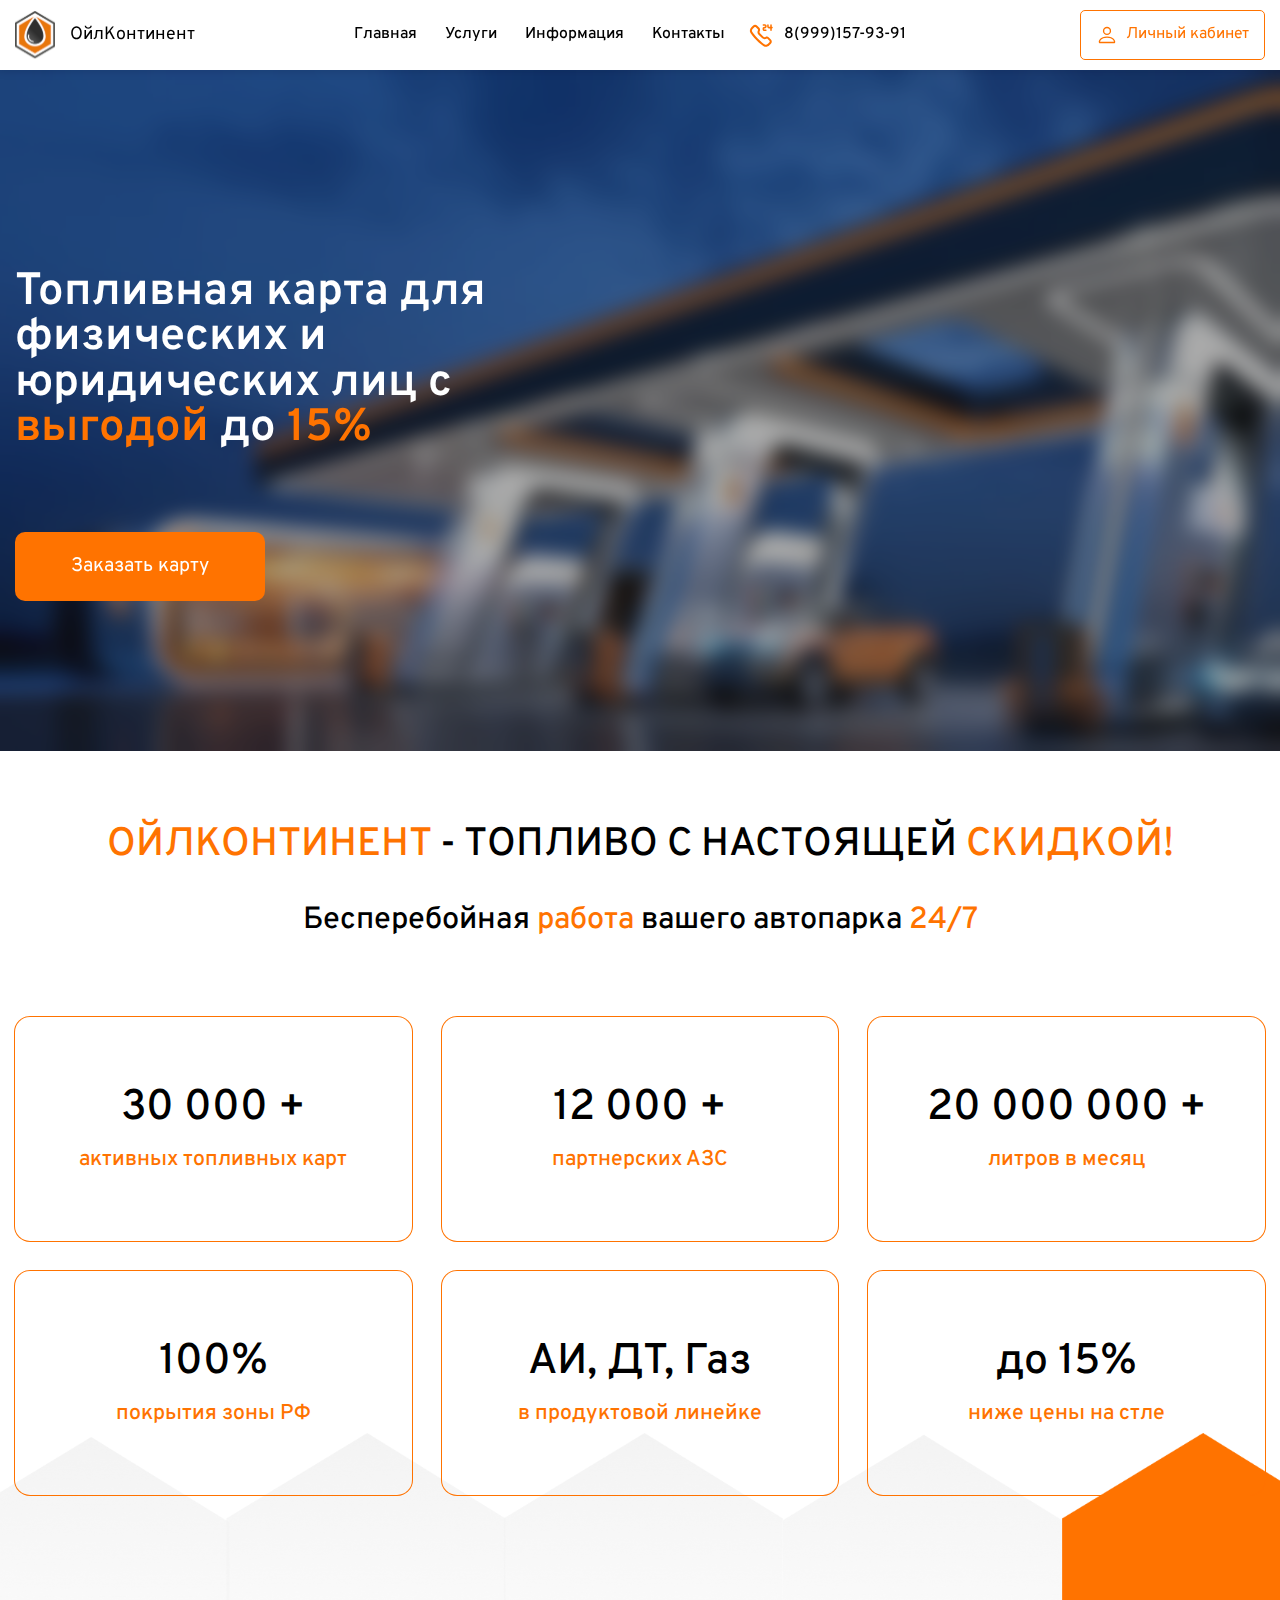
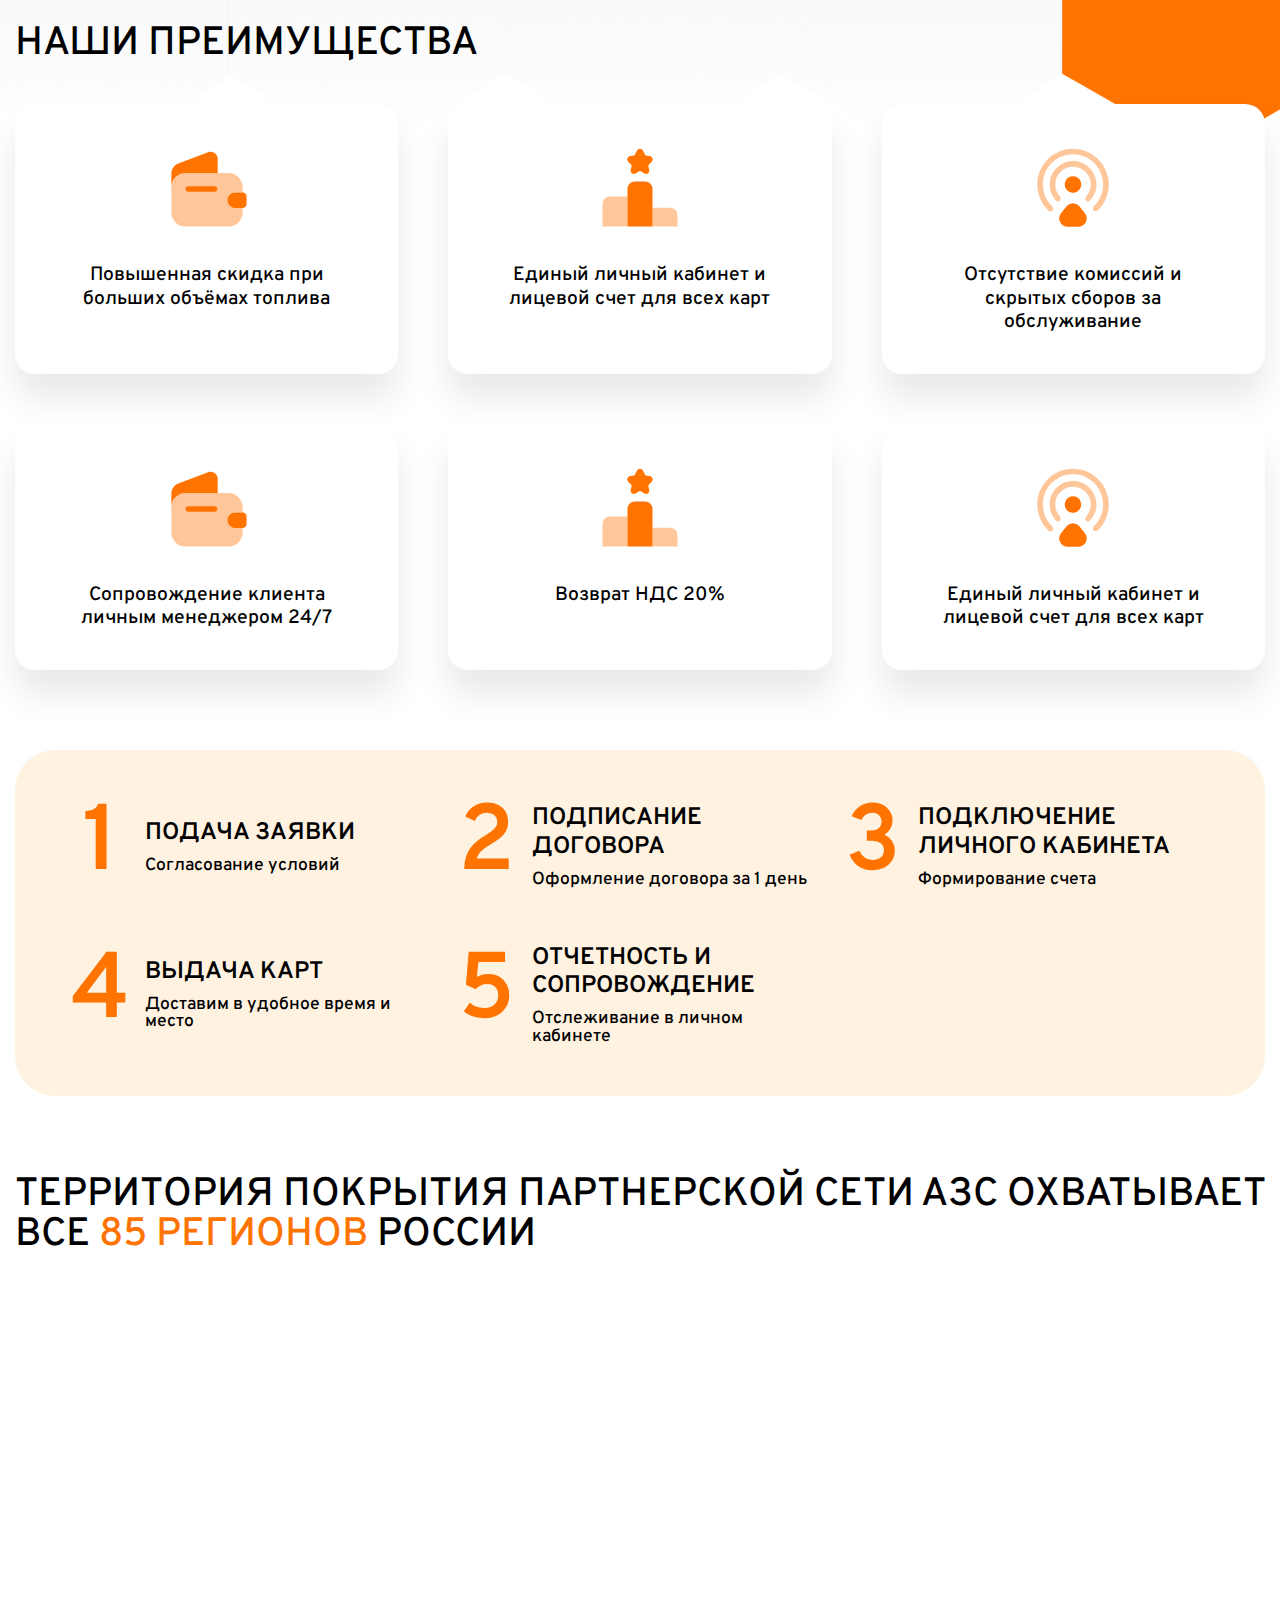
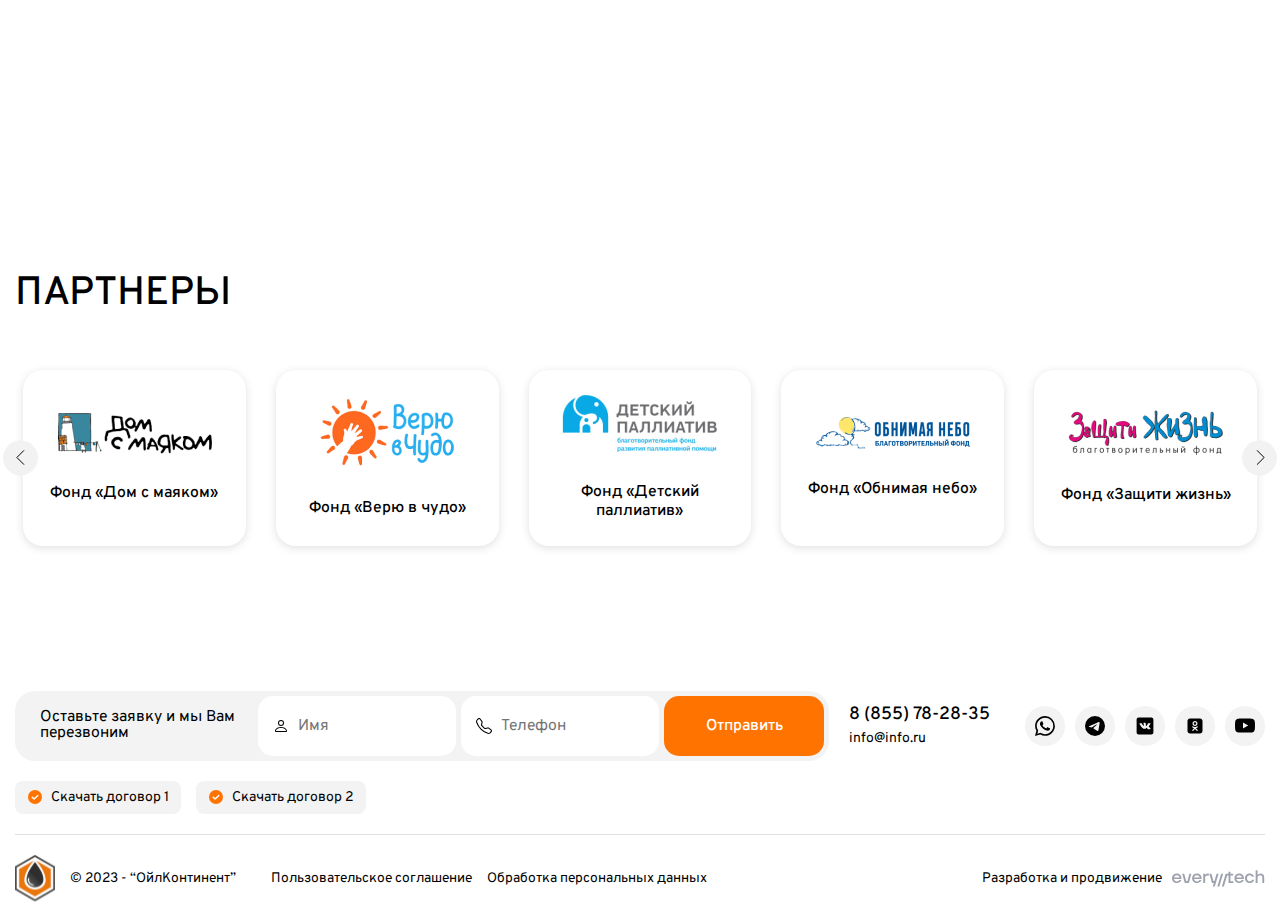
<file: index.html>
<!DOCTYPE html>
<html lang="ru">

<head>
	<title>Главная</title>
	<meta charset="UTF-8">
	<meta name="format-detection" content="telephone=no">
	<!-- <style>body{opacity: 0;}</style> -->
	<link rel="stylesheet" href="css/style.min.css?_v=20230307105103">
	<link rel="shortcut icon" href="favicon.ico">
	<!-- <meta name="robots" content="noindex, nofollow"> -->
	<meta name="viewport" content="width=device-width, initial-scale=1.0">
</head>

<body>
	<div class="wrapper">
		<header class="header">
			<div class="header__container">
				<div class="header__wrapper">
					<div class="header__menu menu">
						<button type="button" class="menu__icon icon-menu"><span></span></button>
						<nav class="menu__body">
							<ul class="menu__list">
								<li class="menu__item"><a href="" class="menu__link">Главная</a></li>
								<li class="menu__item"><a href="" class="menu__link">Услуги</a></li>
								<li class="menu__item"><a href="" class="menu__link">Информация</a></li>
								<li class="menu__item"><a href="" class="menu__link">Контакты</a></li>
								<li class="menu__item"><a href="tel:+79991579391" class="menu__link">
										<svg width="30" height="30" viewBox="0 0 30 30" fill="none" xmlns="http://www.w3.org/2000/svg">
											<path d="M17.2006 1.5358C16.6917 1.5358 16.2791 1.94836 16.2791 2.45727C16.2791 2.96619 16.6917 3.37875 17.2006 3.37875H19.0436C19.2132 3.37875 19.3507 3.51627 19.3507 3.6859V4.30022C19.3507 4.46986 19.2132 4.60738 19.0436 4.60738H18.4292C17.2418 4.60738 16.2791 5.57001 16.2791 6.75748V7.3718C16.2791 8.55927 17.2418 9.52191 18.4292 9.52191H20.2722C20.7811 9.52191 21.1937 9.10935 21.1937 8.60043C21.1937 8.09152 20.7811 7.67896 20.2722 7.67896H18.4292C18.2596 7.67896 18.1221 7.54144 18.1221 7.3718V6.75748C18.1221 6.58785 18.2596 6.45033 18.4292 6.45033H19.0436C20.231 6.45033 21.1937 5.48769 21.1937 4.30022V3.6859C21.1937 2.49843 20.231 1.5358 19.0436 1.5358H17.2006ZM23.6509 2.45727C23.6509 1.94836 23.2384 1.5358 22.7295 1.5358C22.2205 1.5358 21.808 1.94836 21.808 2.45727V4.30022C21.808 5.48769 22.7706 6.45033 23.9581 6.45033H25.4939V8.60043C25.4939 9.10935 25.9064 9.52191 26.4153 9.52191C26.9243 9.52191 27.3368 9.10935 27.3368 8.60043V6.45033H27.644C28.1529 6.45033 28.5655 6.03777 28.5655 5.52885C28.5655 5.01994 28.1529 4.60738 27.644 4.60738H27.3368V2.45727C27.3368 1.94836 26.9243 1.5358 26.4153 1.5358C25.9064 1.5358 25.4939 1.94836 25.4939 2.45727V4.60738H23.9581C23.7884 4.60738 23.6509 4.46986 23.6509 4.30022V2.45727ZM2.84795 5.18152C1.10771 6.92176 0.315931 9.62097 1.81732 11.9704C3.05794 13.9117 5.23575 16.7408 9.05176 20.5568C12.8678 24.3728 15.6969 26.5507 17.6382 27.7913C19.9876 29.2927 22.6868 28.5009 24.4271 26.7606L26.2826 24.9051C27.722 23.4657 27.722 21.1319 26.2826 19.6925L23.849 17.2588C22.7655 16.1754 21.0901 15.9531 19.7617 16.7166C18.9723 17.1703 17.9769 17.0382 17.3332 16.3945L13.2141 12.2754C12.5704 11.6317 12.4383 10.6363 12.892 9.84694C13.6555 8.51848 13.4332 6.84308 12.3498 5.75963L9.91612 3.326C8.47669 1.88656 6.14291 1.88657 4.70348 3.326L2.84795 5.18152ZM3.8879 10.6472C3.17523 9.53199 3.41839 8.08619 4.5855 6.91907L6.44102 5.06355C6.92084 4.58374 7.69877 4.58374 8.17858 5.06355L10.6122 7.49718C10.9105 7.79548 10.9717 8.25676 10.7615 8.62251C9.75458 10.3745 10.0477 12.5841 11.4766 14.013L15.5956 18.132C17.0245 19.5609 19.2341 19.854 20.9861 18.8471C21.3518 18.6369 21.8131 18.6981 22.1114 18.9964L24.545 21.43C25.0249 21.9098 25.0249 22.6878 24.545 23.1676L22.6895 25.0231C21.5224 26.1902 20.0766 26.4334 18.9614 25.7207C17.2025 24.5967 14.5104 22.5404 10.7893 18.8193C7.06819 15.0982 5.01193 12.4061 3.8879 10.6472Z" fill="#ff7300"></path>
										</svg>
										<span>8(999)157-93-91</span></a>
								</li>
							</ul>
						</nav>
					</div>
					<a href="" class="header__logo">
						<img src="img/icons/logo.svg" alt="">
						<span>ОйлКонтинент</span>
					</a>
					<nav class="header__navbar">
						<ul class="header__navbar-list">
							<li class="header__navbar-item">
								<a href="" class="header__navbar-link">
									Главная
								</a>
							</li>
							<li class="header__navbar-item">
								<a href="" class="header__navbar-link">
									Услуги
								</a>
							</li>
							<li class="header__navbar-item">
								<a href="" class="header__navbar-link">
									Информация
								</a>
							</li>
							<li class="header__navbar-item">
								<a href="" class="header__navbar-link">
									Контакты
								</a>
							</li>
							<li class="header__navbar-item">
								<a href="tel:+79991579391" class="header__phone">
									<svg width="25" height="25" viewBox="0 0 30 30" fill="none" xmlns="http://www.w3.org/2000/svg">
										<path d="M17.2006 1.5358C16.6917 1.5358 16.2791 1.94836 16.2791 2.45727C16.2791 2.96619 16.6917 3.37875 17.2006 3.37875H19.0436C19.2132 3.37875 19.3507 3.51627 19.3507 3.6859V4.30022C19.3507 4.46986 19.2132 4.60738 19.0436 4.60738H18.4292C17.2418 4.60738 16.2791 5.57001 16.2791 6.75748V7.3718C16.2791 8.55927 17.2418 9.52191 18.4292 9.52191H20.2722C20.7811 9.52191 21.1937 9.10935 21.1937 8.60043C21.1937 8.09152 20.7811 7.67896 20.2722 7.67896H18.4292C18.2596 7.67896 18.1221 7.54144 18.1221 7.3718V6.75748C18.1221 6.58785 18.2596 6.45033 18.4292 6.45033H19.0436C20.231 6.45033 21.1937 5.48769 21.1937 4.30022V3.6859C21.1937 2.49843 20.231 1.5358 19.0436 1.5358H17.2006ZM23.6509 2.45727C23.6509 1.94836 23.2384 1.5358 22.7295 1.5358C22.2205 1.5358 21.808 1.94836 21.808 2.45727V4.30022C21.808 5.48769 22.7706 6.45033 23.9581 6.45033H25.4939V8.60043C25.4939 9.10935 25.9064 9.52191 26.4153 9.52191C26.9243 9.52191 27.3368 9.10935 27.3368 8.60043V6.45033H27.644C28.1529 6.45033 28.5655 6.03777 28.5655 5.52885C28.5655 5.01994 28.1529 4.60738 27.644 4.60738H27.3368V2.45727C27.3368 1.94836 26.9243 1.5358 26.4153 1.5358C25.9064 1.5358 25.4939 1.94836 25.4939 2.45727V4.60738H23.9581C23.7884 4.60738 23.6509 4.46986 23.6509 4.30022V2.45727ZM2.84795 5.18152C1.10771 6.92176 0.315931 9.62097 1.81732 11.9704C3.05794 13.9117 5.23575 16.7408 9.05176 20.5568C12.8678 24.3728 15.6969 26.5507 17.6382 27.7913C19.9876 29.2927 22.6868 28.5009 24.4271 26.7606L26.2826 24.9051C27.722 23.4657 27.722 21.1319 26.2826 19.6925L23.849 17.2588C22.7655 16.1754 21.0901 15.9531 19.7617 16.7166C18.9723 17.1703 17.9769 17.0382 17.3332 16.3945L13.2141 12.2754C12.5704 11.6317 12.4383 10.6363 12.892 9.84694C13.6555 8.51848 13.4332 6.84308 12.3498 5.75963L9.91612 3.326C8.47669 1.88656 6.14291 1.88657 4.70348 3.326L2.84795 5.18152ZM3.8879 10.6472C3.17523 9.53199 3.41839 8.08619 4.5855 6.91907L6.44102 5.06355C6.92084 4.58374 7.69877 4.58374 8.17858 5.06355L10.6122 7.49718C10.9105 7.79548 10.9717 8.25676 10.7615 8.62251C9.75458 10.3745 10.0477 12.5841 11.4766 14.013L15.5956 18.132C17.0245 19.5609 19.2341 19.854 20.9861 18.8471C21.3518 18.6369 21.8131 18.6981 22.1114 18.9964L24.545 21.43C25.0249 21.9098 25.0249 22.6878 24.545 23.1676L22.6895 25.0231C21.5224 26.1902 20.0766 26.4334 18.9614 25.7207C17.2025 24.5967 14.5104 22.5404 10.7893 18.8193C7.06819 15.0982 5.01193 12.4061 3.8879 10.6472Z" fill="#ff7300" />
									</svg>
									<span>8(999)157-93-91</span>
								</a>
							</li>
						</ul>
					</nav>
					<a href="" type="button" class="header__btn">
						<svg xmlns="http://www.w3.org/2000/svg" width="22" height="22" fill="currentColor" class="bi bi-person" viewBox="0 0 16 16">
							<path d="M8 8a3 3 0 1 0 0-6 3 3 0 0 0 0 6Zm2-3a2 2 0 1 1-4 0 2 2 0 0 1 4 0Zm4 8c0 1-1 1-1 1H3s-1 0-1-1 1-4 6-4 6 3 6 4Zm-1-.004c-.001-.246-.154-.986-.832-1.664C11.516 10.68 10.289 10 8 10c-2.29 0-3.516.68-4.168 1.332-.678.678-.83 1.418-.832 1.664h10Z" />
						</svg>
						<span>Личный кабинет</span>
					</a>
				</div>

			</div>
		</header>
		<main class="page">
			<section class="hero">
				<div class="hero__container">
					<div class="hero__content">
						<div class="hero__wrap">
							<h1 class="hero__title">
								Топливная карта для физических и юридических лиц с <span>выгодой</span> до
								<span>15%</span>
							</h1>
							<a href="" class="button__orange-lg">
								Заказать карту
							</a>
						</div>
					</div>
				</div>
			</section>
			<section class="features">
				<div class="features__container">
					<h2 class="title-main">
						<span>ОйлКонтинент</span> - топливо с настоящей <span>скидкой!</span>
					</h2>
					<h3 class="features__text">
						Бесперебойная <span>работа</span> вашего автопарка <span>24/7</span>
					</h3>
					<div class="features__grid">
						<div class="features__item">
							<h4 class="features__item-title">
								30 000 +
							</h4>
							<p class="features__item-text">
								активных топливных карт
							</p>
						</div>
						<div class="features__item">
							<h4 class="features__item-title">
								12 000 +
							</h4>
							<p class="features__item-text">
								партнерских АЗС
						</div>
						<div class="features__item">
							<h4 class="features__item-title">
								20 000 000 +
							</h4>
							<p class="features__item-text">
								литров в месяц
						</div>
						<div class="features__item">
							<h4 class="features__item-title">
								100%
							</h4>
							<p class="features__item-text">
								покрытия зоны РФ
						</div>
						<div class="features__item">
							<h4 class="features__item-title">
								АИ, ДТ, Газ
							</h4>
							<p class="features__item-text">
								в продуктовой линейке
						</div>
						<div class="features__item">
							<h4 class="features__item-title">
								до 15%
							</h4>
							<p class="features__item-text">
								ниже цены на стле
						</div>
					</div>
				</div>
			</section>
			<section class="advantages">
				<div class="advantages__container">
					<div class="advantages__headline">
						<h2 class="title-main">
							Наши преимущества
						</h2>
					</div>
					<div class="advantages__grid">
						<div class="advantages__item">
							<img src="img/icons/empty-wallet.svg" alt="">
							<h3 class="advantages__title">
								Повышенная скидка при больших объёмах топлива
							</h3>
						</div>
						<div class="advantages__item">
							<img src="img/icons/ranking.svg" alt="">
							<h3 class="advantages__title">
								Единый личный кабинет и лицевой счет для всех карт
							</h3>
						</div>
						<div class="advantages__item">
							<img src="img/icons/airdrop.svg" alt="">
							<h3 class="advantages__title">
								Отсутствие комиссий и скрытых сборов за обслуживание
							</h3>
						</div>
						<div class="advantages__item">
							<img src="img/icons/empty-wallet.svg" alt="">
							<h3 class="advantages__title">
								Сопровождение клиента личным менеджером 24/7
							</h3>
						</div>
						<div class="advantages__item">
							<img src="img/icons/ranking.svg" alt="">
							<h3 class="advantages__title">
								Возврат НДС 20%
							</h3>
						</div>
						<div class="advantages__item">
							<img src="img/icons/airdrop.svg" alt="">
							<h3 class="advantages__title">
								Единый личный кабинет и лицевой счет для всех карт
							</h3>
						</div>
					</div>
				</div>
			</section>
			<section class="stages">
				<div class="stages__container">
					<div class="stages__wrapper">
						<ul class="stages__list">
							<li class="stages__item">

								<div class="stages__item-body">
									<h4 class="stages__item-title">Подача заявки</h4>
									<p class="stages__item-text">Согласование условий</p>
								</div>
							</li>
							<li class="stages__item">
								<div class="stages__item-body">
									<h4 class="stages__item-title">Подписание договора</h4>
									<p class="stages__item-text">Оформление договора за 1 день</p>
								</div>
							</li>
							<li class="stages__item">
								<div class="stages__item-body">
									<h4 class="stages__item-title">Подключение личного кабинета</h4>
									<p class="stages__item-text">Формирование счета</p>
								</div>
							</li>
							<li class="stages__item">
								<div class="stages__item-body">
									<h4 class="stages__item-title">Выдача карт</h4>
									<p class="stages__item-text">Доставим в удобное время и место</p>
								</div>
							</li>
							<li class="stages__item">
								<div class="stages__item-body">
									<h4 class="stages__item-title">Отчетность и сопровождение</h4>
									<p class="stages__item-text">Отслеживание в личном кабинете</p>
								</div>
							</li>
						</ul>
					</div>
				</div>
			</section>

			<section class="map">
				<div class="map__container">
					<h2 class="title-main">
						Территория покрытия партнерской сети АЗС охватывает все
						<span>85 регионов</span> России
					</h2>
					<div id="map"></div>
				</div>
			</section>

			<section class="partners">
				<div class="partners__container">
					<h2 class="title-main">
						Партнеры
					</h2>
					<div class="partners__slider-container">
						<div class="partners__slider swiper">
							<div class="partners__wrapper swiper-wrapper">
								<div class="partners__slide swiper-slide">
									<div class="partners__item">
										<div class="partners__image">
											<img src="img/parthers/1.png" alt="">
										</div>
										<h6 class="partners__name">
											Фонд «Дом с маяком»
										</h6>
									</div>
								</div>
								<div class="partners__slide swiper-slide">
									<div class="partners__item">
										<div class="partners__image">
											<img src="img/parthers/2.png" alt="">
										</div>
										<h6 class="partners__name">
											Фонд «Верю в чудо»
										</h6>
									</div>
								</div>
								<div class="partners__slide swiper-slide">
									<div class="partners__item">
										<div class="partners__image">
											<img src="img/parthers/3.png" alt="">
										</div>
										<h6 class="partners__name">
											Фонд «Детский паллиатив»
										</h6>
									</div>
								</div>
								<div class="partners__slide swiper-slide">
									<div class="partners__item">
										<div class="partners__image">
											<img src="img/parthers/4.png" alt="">
										</div>
										<h6 class="partners__name">
											Фонд «Обнимая небо»
										</h6>
									</div>
								</div>
								<div class="partners__slide swiper-slide">
									<div class="partners__item">
										<div class="partners__image">
											<img src="img/parthers/5.png" alt="">
										</div>
										<h6 class="partners__name">
											Фонд «Защити жизнь»
										</h6>
									</div>
								</div>
								<div class="partners__slide swiper-slide">
									<div class="partners__item">
										<div class="partners__image">
											<img src="img/parthers/6.png" alt="">
										</div>
										<h6 class="partners__name">
											Фонд «Близко к сердцу»
										</h6>
									</div>
								</div>
							</div>
							<button type="button" class="slider-button__prev prev">
								<svg width="22" height="22" viewBox="0 0 22 22" fill="none" xmlns="http://www.w3.org/2000/svg">
									<path d="M13.75 4.125L6.875 11L13.75 17.875" stroke="black" stroke-linecap="round" stroke-linejoin="round"></path>
								</svg>
							</button>
							<button type="button" class="slider-button__next next">
								<svg width="22" height="22" viewBox="0 0 22 22" fill="none" xmlns="http://www.w3.org/2000/svg">
									<path d="M8.25 4.125L15.125 11L8.25 17.875" stroke="black" stroke-linecap="round" stroke-linejoin="round"></path>
								</svg>
							</button>

						</div>
					</div>
				</div>
			</section>
		</main>
		<footer class="footer">
			<div class="footer__container">
				<div class="footer__wrapper">
					<div class="form">
						<form action="">
							<div class="form__wrap">
								<p class="form__text">
									Оставьте заявку и мы Вам перезвоним
								</p>
								<div class="form__body">
									<div class="form__input-group">
										<svg xmlns="http://www.w3.org/2000/svg" width="16" height="16" fill="currentColor" class="bi bi-person" viewBox="0 0 16 16">
											<path d="M8 8a3 3 0 1 0 0-6 3 3 0 0 0 0 6Zm2-3a2 2 0 1 1-4 0 2 2 0 0 1 4 0Zm4 8c0 1-1 1-1 1H3s-1 0-1-1 1-4 6-4 6 3 6 4Zm-1-.004c-.001-.246-.154-.986-.832-1.664C11.516 10.68 10.289 10 8 10c-2.29 0-3.516.68-4.168 1.332-.678.678-.83 1.418-.832 1.664h10Z" />
										</svg>
										<input autocomplete="off" type="text" placeholder="Имя" class="form__input" required>
									</div>
									<div class="form__input-group">
										<svg xmlns="http://www.w3.org/2000/svg" width="16" height="16" fill="currentColor" class="bi bi-telephone" viewBox="0 0 16 16">
											<path d="M3.654 1.328a.678.678 0 0 0-1.015-.063L1.605 2.3c-.483.484-.661 1.169-.45 1.77a17.568 17.568 0 0 0 4.168 6.608 17.569 17.569 0 0 0 6.608 4.168c.601.211 1.286.033 1.77-.45l1.034-1.034a.678.678 0 0 0-.063-1.015l-2.307-1.794a.678.678 0 0 0-.58-.122l-2.19.547a1.745 1.745 0 0 1-1.657-.459L5.482 8.062a1.745 1.745 0 0 1-.46-1.657l.548-2.19a.678.678 0 0 0-.122-.58L3.654 1.328zM1.884.511a1.745 1.745 0 0 1 2.612.163L6.29 2.98c.329.423.445.974.315 1.494l-.547 2.19a.678.678 0 0 0 .178.643l2.457 2.457a.678.678 0 0 0 .644.178l2.189-.547a1.745 1.745 0 0 1 1.494.315l2.306 1.794c.829.645.905 1.87.163 2.611l-1.034 1.034c-.74.74-1.846 1.065-2.877.702a18.634 18.634 0 0 1-7.01-4.42 18.634 18.634 0 0 1-4.42-7.009c-.362-1.03-.037-2.137.703-2.877L1.885.511z" />
										</svg>
										<input autocomplete="off" type="text" placeholder="Телефон" class="form__input phone-mask" required>
									</div>
									<button type="sumbit" class="button__orange">Отправить</button>
								</div>
							</div>
						</form>
					</div>
					<div class="footer__inner">
						<div class="footer__contants">
							<a href="tel:+" class="footer__phone">8 (855) 78-28-35</a>
							<a href="mailto:">info@info.ru</a>
						</div>
						<div class="footer__social">
							<ul class="footer__social-list">
								<li class="footer__social-item">
									<a href="">
										<svg xmlns="http://www.w3.org/2000/svg" width="16" height="16" fill="currentColor" class="bi bi-whatsapp" viewBox="0 0 16 16">
											<path d="M13.601 2.326A7.854 7.854 0 0 0 7.994 0C3.627 0 .068 3.558.064 7.926c0 1.399.366 2.76 1.057 3.965L0 16l4.204-1.102a7.933 7.933 0 0 0 3.79.965h.004c4.368 0 7.926-3.558 7.93-7.93A7.898 7.898 0 0 0 13.6 2.326zM7.994 14.521a6.573 6.573 0 0 1-3.356-.92l-.24-.144-2.494.654.666-2.433-.156-.251a6.56 6.56 0 0 1-1.007-3.505c0-3.626 2.957-6.584 6.591-6.584a6.56 6.56 0 0 1 4.66 1.931 6.557 6.557 0 0 1 1.928 4.66c-.004 3.639-2.961 6.592-6.592 6.592zm3.615-4.934c-.197-.099-1.17-.578-1.353-.646-.182-.065-.315-.099-.445.099-.133.197-.513.646-.627.775-.114.133-.232.148-.43.05-.197-.1-.836-.308-1.592-.985-.59-.525-.985-1.175-1.103-1.372-.114-.198-.011-.304.088-.403.087-.088.197-.232.296-.346.1-.114.133-.198.198-.33.065-.134.034-.248-.015-.347-.05-.099-.445-1.076-.612-1.47-.16-.389-.323-.335-.445-.34-.114-.007-.247-.007-.38-.007a.729.729 0 0 0-.529.247c-.182.198-.691.677-.691 1.654 0 .977.71 1.916.81 2.049.098.133 1.394 2.132 3.383 2.992.47.205.84.326 1.129.418.475.152.904.129 1.246.08.38-.058 1.171-.48 1.338-.943.164-.464.164-.86.114-.943-.049-.084-.182-.133-.38-.232z" />
										</svg>
									</a>
								</li>
								<li class="footer__social-item">
									<a href="">
										<svg xmlns="http://www.w3.org/2000/svg" width="16" height="16" fill="currentColor" class="bi bi-telegram" viewBox="0 0 16 16">
											<path d="M16 8A8 8 0 1 1 0 8a8 8 0 0 1 16 0zM8.287 5.906c-.778.324-2.334.994-4.666 2.01-.378.15-.577.298-.595.442-.03.243.275.339.69.47l.175.055c.408.133.958.288 1.243.294.26.006.549-.1.868-.32 2.179-1.471 3.304-2.214 3.374-2.23.05-.012.12-.026.166.016.047.041.042.12.037.141-.03.129-1.227 1.241-1.846 1.817-.193.18-.33.307-.358.336a8.154 8.154 0 0 1-.188.186c-.38.366-.664.64.015 1.088.327.216.589.393.85.571.284.194.568.387.936.629.093.06.183.125.27.187.331.236.63.448.997.414.214-.02.435-.22.547-.82.265-1.417.786-4.486.906-5.751a1.426 1.426 0 0 0-.013-.315.337.337 0 0 0-.114-.217.526.526 0 0 0-.31-.093c-.3.005-.763.166-2.984 1.09z" />
										</svg>
									</a>
								</li>
								<li class="footer__social-item">
									<a href="">
										<svg xmlns="http://www.w3.org/2000/svg" viewBox="0 0 50 50" width="16" height="16">
											<path d="M41,4H9C6.24,4,4,6.24,4,9v32c0,2.76,2.24,5,5,5h32c2.76,0,5-2.24,5-5V9C46,6.24,43.76,4,41,4z M37.72,33l-3.73-0.01 c0,0-0.08,0.01-0.21,0.01c-0.3,0-0.92-0.08-1.65-0.58c-1.31-0.91-2.56-3.17-3.55-3.17c-0.07,0-0.13,0.01-0.19,0.03 c-0.86,0.27-1.12,1.13-1.12,2.18c0,0.37-0.26,0.54-0.96,0.54h-1.93c-2.16,0-4.25-0.05-6.6-2.62c-3.46-3.79-6.7-10.53-6.7-10.53 s-0.18-0.39,0.01-0.62c0.18-0.21,0.6-0.23,0.76-0.23c0.04,0,0.06,0,0.06,0h4c0,0,0.37,0.07,0.64,0.27c0.23,0.17,0.35,0.48,0.35,0.48 s0.68,1.32,1.53,2.81c1.43,2.46,2.2,3.28,2.75,3.28c0.09,0,0.18-0.02,0.27-0.07c0.82-0.45,0.58-4.09,0.58-4.09s0.01-1.32-0.42-1.9 c-0.33-0.46-0.96-0.59-1.24-0.63c-0.22-0.03,0.14-0.55,0.62-0.79c0.62-0.3,1.65-0.36,2.89-0.36h0.6c1.17,0.02,1.2,0.14,1.66,0.25 c1.38,0.33,0.91,1.62,0.91,4.71c0,0.99-0.18,2.38,0.53,2.85c0.05,0.03,0.12,0.05,0.21,0.05c0.46,0,1.45-0.59,3.03-3.26 c0.88-1.52,1.56-3.03,1.56-3.03s0.15-0.27,0.38-0.41c0.22-0.13,0.22-0.13,0.51-0.13h0.03c0.32,0,3.5-0.03,4.2-0.03h0.08 c0.67,0,1.28,0.01,1.39,0.42c0.16,0.62-0.49,1.73-2.2,4.03c-2.82,3.77-3.14,3.49-0.8,5.67c2.24,2.08,2.7,3.09,2.78,3.22 C39.68,32.88,37.72,33,37.72,33z" />
										</svg>

									</a>
								</li>
								<li class="footer__social-item">
									<a href="">
										<svg xmlns="http://www.w3.org/2000/svg" viewBox="0 0 64 64" width="16" height="16">
											<path d="M 16 8 C 11.582 8 8 11.582 8 16 L 8 48 C 8 52.418 11.582 56 16 56 L 48 56 C 52.418 56 56 52.418 56 48 L 56 16 C 56 11.582 52.418 8 48 8 L 16 8 z M 32 16 C 36.411 16 40 19.589 40 24 C 40 28.411 36.411 32 32 32 C 27.589 32 24 28.411 24 24 C 24 19.589 27.589 16 32 16 z M 32 20 A 4 4 0 0 0 32 28 A 4 4 0 0 0 32 20 z M 24.986328 33 C 25.370545 32.99676 25.759641 33.104031 26.103516 33.332031 C 26.170516 33.375031 28.723 35 32 35 C 35.305 35 37.873438 33.347078 37.898438 33.330078 C 38.818438 32.728078 40.057063 32.980391 40.664062 33.900391 C 41.270063 34.819391 41.025375 36.053062 40.109375 36.664062 C 39.995375 36.740063 37.790844 38.183719 34.589844 38.761719 L 40.414062 44.585938 C 41.195062 45.366937 41.195062 46.633062 40.414062 47.414062 C 40.023063 47.805062 39.512 48 39 48 C 38.488 48 37.976938 47.805062 37.585938 47.414062 L 32 41.828125 L 26.414062 47.414062 C 25.633063 48.195062 24.366938 48.195063 23.585938 47.414062 C 22.804938 46.633063 22.804937 45.366938 23.585938 44.585938 L 29.410156 38.761719 C 26.208156 38.183719 24.004625 36.741062 23.890625 36.664062 C 22.971625 36.052062 22.723937 34.809625 23.335938 33.890625 C 23.718438 33.3175 24.345967 33.0054 24.986328 33 z" />
										</svg>
									</a>
								</li>

								<li class="footer__social-item">
									<a href="">
										<svg xmlns="http://www.w3.org/2000/svg" width="16" height="16" fill="currentColor" class="bi bi-youtube" viewBox="0 0 16 16">
											<path d="M8.051 1.999h.089c.822.003 4.987.033 6.11.335a2.01 2.01 0 0 1 1.415 1.42c.101.38.172.883.22 1.402l.01.104.022.26.008.104c.065.914.073 1.77.074 1.957v.075c-.001.194-.01 1.108-.082 2.06l-.008.105-.009.104c-.05.572-.124 1.14-.235 1.558a2.007 2.007 0 0 1-1.415 1.42c-1.16.312-5.569.334-6.18.335h-.142c-.309 0-1.587-.006-2.927-.052l-.17-.006-.087-.004-.171-.007-.171-.007c-1.11-.049-2.167-.128-2.654-.26a2.007 2.007 0 0 1-1.415-1.419c-.111-.417-.185-.986-.235-1.558L.09 9.82l-.008-.104A31.4 31.4 0 0 1 0 7.68v-.123c.002-.215.01-.958.064-1.778l.007-.103.003-.052.008-.104.022-.26.01-.104c.048-.519.119-1.023.22-1.402a2.007 2.007 0 0 1 1.415-1.42c.487-.13 1.544-.21 2.654-.26l.17-.007.172-.006.086-.003.171-.007A99.788 99.788 0 0 1 7.858 2h.193zM6.4 5.209v4.818l4.157-2.408L6.4 5.209z" />
										</svg>
									</a>
								</li>
							</ul>
						</div>
					</div>
				</div>
				<div class="footer__row">
					<a href="#" download="" class="form__download">
						<svg width="16" height="16" viewBox="0 0 16 16" fill="none" xmlns="http://www.w3.org/2000/svg">
							<path d="M8 14C11.3137 14 14 11.3137 14 8C14 4.68629 11.3137 2 8 2C4.68629 2 2 4.68629 2 8C2 11.3137 4.68629 14 8 14Z" fill="#FF7300" stroke="#FF7300" stroke-width="2" stroke-linecap="round" stroke-linejoin="round" />
							<path d="M10.75 6.5L7.08331 10L5.25 8.25" stroke="white" stroke-width="1.5" stroke-linecap="round" stroke-linejoin="round" />
						</svg>
						<button>Скачать договор 1</button>
					</a>
					<a href="#" download="" class="form__download">
						<svg width="16" height="16" viewBox="0 0 16 16" fill="none" xmlns="http://www.w3.org/2000/svg">
							<path d="M8 14C11.3137 14 14 11.3137 14 8C14 4.68629 11.3137 2 8 2C4.68629 2 2 4.68629 2 8C2 11.3137 4.68629 14 8 14Z" fill="#FF7300" stroke="#FF7300" stroke-width="2" stroke-linecap="round" stroke-linejoin="round" />
							<path d="M10.75 6.5L7.08331 10L5.25 8.25" stroke="white" stroke-width="1.5" stroke-linecap="round" stroke-linejoin="round" />
						</svg>
						<button>Скачать договор 2</button>
					</a>
				</div>
				<div class="footer__bottom">
					<div class="footer__col">
						<a href="" class="footer__logo">
							<img src="img/icons/logo.svg" alt="">
						</a>
						<div class="footer__copyright">
							© 2023 - “ОйлКонтинент”
						</div>
						<a href="" class="footer__link">
							Пользовательское соглашение
						</a>
						<a href="" class="footer__link">
							Обработка персональных данных
						</a>
					</div>
					<div class="footer__dev">
						<span>Разработка и продвижение</span>
						<svg width="93" height="17" viewBox="0 0 93 17" fill="none" xmlns="http://www.w3.org/2000/svg">
							<path d="M1.38492 11.7233C0.468562 10.7955 0.0107422 9.65164 0.0107422 8.29253C0.0107422 6.93342 0.468562 5.79031 1.38492 4.86175C2.30056 3.93391 3.42 3.46963 4.74251 3.46963C6.06502 3.46963 7.18446 3.93391 8.1001 4.86175C9.01574 5.78959 9.47428 6.93342 9.47428 8.29253V8.92975H1.92168C2.06735 9.69398 2.40102 10.2946 2.92271 10.7316C3.44439 11.1686 4.05147 11.3868 4.74251 11.3868C5.59141 11.3868 6.27097 11.1744 6.78117 10.7495C7.01152 10.5795 7.21172 10.3671 7.38179 10.1123H9.38386C9.12912 10.7072 8.80764 11.211 8.41942 11.6229C7.42413 12.6181 6.19921 13.1154 4.74323 13.1154C3.42071 13.1154 2.30128 12.6512 1.38564 11.7233H1.38492ZM2.01281 7.38263H7.47293C7.36385 6.77627 7.07538 6.26033 6.60823 5.83551C6.14109 5.4107 5.51894 5.1983 4.74251 5.1983C4.08735 5.1983 3.50467 5.39563 2.99519 5.78959C2.4857 6.18426 2.15776 6.71528 2.01209 7.38191L2.01281 7.38263Z" fill="#9EA2AD" />
							<path d="M10.2026 3.6519H12.2047L14.2068 11.2052H15.3901L17.3921 3.6519H19.3942L16.846 12.9339H12.7508L10.2026 3.6519Z" fill="#9EA2AD" />
							<path d="M21.496 11.7233C20.5796 10.7955 20.1218 9.65164 20.1218 8.29253C20.1218 6.93342 20.5796 5.79031 21.496 4.86175C22.4116 3.93391 23.5311 3.46963 24.8536 3.46963C26.1761 3.46963 27.2955 3.93391 28.2112 4.86175C29.1268 5.78959 29.5854 6.93342 29.5854 8.29253V8.92975H22.032C22.1777 9.69398 22.5114 10.2946 23.0331 10.7316C23.5548 11.1686 24.1618 11.3868 24.8529 11.3868C25.7018 11.3868 26.3813 11.1744 26.8915 10.7495C27.1219 10.5795 27.3221 10.3671 27.4922 10.1123H29.4942C29.2395 10.7072 28.918 11.211 28.5298 11.6229C27.5345 12.6181 26.3096 13.1154 24.8536 13.1154C23.5311 13.1154 22.4116 12.6512 21.496 11.7233ZM22.1239 7.38263H27.584C27.4749 6.77627 27.1865 6.26033 26.7193 5.83551C26.2522 5.4107 25.63 5.1983 24.8536 5.1983C24.1984 5.1983 23.6158 5.39563 23.1063 5.78959C22.5968 6.18426 22.2688 6.71528 22.1232 7.38191L22.1239 7.38263Z" fill="#9EA2AD" />
							<path d="M31.2236 12.9339V3.6519H33.1345V5.01675H33.2257C33.3591 4.762 33.5536 4.51946 33.8084 4.2884C34.3659 3.80331 35.0218 3.56076 35.7738 3.56076H36.866V5.38056H35.6827C34.9421 5.38056 34.3329 5.6145 33.8536 6.08093C33.3742 6.54808 33.1345 7.16377 33.1345 7.928V12.9332H31.2236V12.9339Z" fill="#9EA2AD" />
							<path d="M37.4114 3.6519H39.4134L41.4155 11.1141H42.4165L44.6009 3.6519H46.6029L42.7811 16.3919H40.779L41.8712 12.9339H39.9602L37.4121 3.6519H37.4114Z" fill="#9EA2AD" />
							<path d="M54.1448 5.38056L55.4429 3.65118H56.535V1.64911H58.446V3.65118H61.2668V5.38056H58.446V11.2045H61.3579V12.9332H56.535V5.37985H54.1448V5.38056Z" fill="#9EA2AD" />
							<path d="M63.8243 11.7233C62.9079 10.7955 62.4501 9.65164 62.4501 8.29253C62.4501 6.93342 62.9079 5.79031 63.8243 4.86175C64.7406 3.93391 65.8594 3.46963 67.1819 3.46963C68.5044 3.46963 69.6238 3.93391 70.5395 4.86175C71.4558 5.78959 71.9137 6.93342 71.9137 8.29253V8.92975H64.3603C64.506 9.69398 64.8397 10.2946 65.3614 10.7316C65.883 11.1686 66.4894 11.3868 67.1812 11.3868C68.0301 11.3868 68.7096 11.1744 69.2198 10.7495C69.4502 10.5795 69.6504 10.3671 69.8204 10.1123H71.8225C71.5678 10.7072 71.2463 11.211 70.8581 11.6229C69.8628 12.6181 68.6379 13.1154 67.1819 13.1154C65.8594 13.1154 64.7399 12.6512 63.8243 11.7233ZM64.4522 7.38263H69.9123C69.8032 6.77627 69.5148 6.26033 69.0476 5.83551C68.5805 5.4107 67.9583 5.1983 67.1819 5.1983C66.5267 5.1983 65.944 5.39563 65.4346 5.78959C64.9251 6.18426 64.5971 6.71528 64.4515 7.38191L64.4522 7.38263Z" fill="#9EA2AD" />
							<path d="M74.3341 11.7513C73.4486 10.8414 73.0058 9.68896 73.0058 8.29325C73.0058 6.89754 73.4486 5.7451 74.3341 4.8352C75.2196 3.9253 76.3239 3.47035 77.6464 3.47035C79.1268 3.47035 80.3338 4.03437 81.2681 5.16314C81.6685 5.68482 81.9477 6.2431 82.1055 6.83727H80.1035C80.0188 6.53444 79.8609 6.26104 79.6306 6.0185C79.1577 5.47242 78.4961 5.19973 77.6464 5.19973C76.8937 5.19973 76.2665 5.48461 75.7628 6.0551C75.259 6.62558 75.0072 7.37187 75.0072 8.29397C75.0072 9.21607 75.259 9.96236 75.7628 10.5328C76.2665 11.1033 76.8937 11.3882 77.6464 11.3882C78.5205 11.3882 79.2058 11.1155 79.703 10.5694C79.9212 10.3269 80.0855 10.0542 80.1946 9.75067H82.1055C81.9477 10.3692 81.6685 10.934 81.2681 11.4435C80.346 12.56 79.139 13.1176 77.6464 13.1176C76.3239 13.1176 75.2196 12.6626 74.3341 11.7527V11.7513Z" fill="#9EA2AD" />
							<path d="M83.6526 0.193848H85.5636V4.92561H85.6547C85.8004 4.68307 86.025 4.44053 86.3285 4.19798C86.9837 3.71289 87.73 3.46963 88.5667 3.46963C89.7191 3.46963 90.6139 3.80331 91.2512 4.47066C91.8884 5.13802 92.2063 6.10892 92.2063 7.38263V12.9339H90.2953V7.5649C90.2953 6.75187 90.1159 6.15484 89.7586 5.77237C89.4005 5.38989 88.8516 5.19902 88.1117 5.19902C87.3719 5.19902 86.7619 5.45089 86.2826 5.95463C85.8032 6.45838 85.5636 7.11641 85.5636 7.92943V12.9346H83.6526V0.193848Z" fill="#9EA2AD" />
							<path d="M53.6948 3.6519H55.6969L51.875 16.3919H49.873L53.6948 3.6519Z" fill="#9EA2AD" />
							<path d="M49.1475 3.6519H51.1496L47.3277 16.3919H45.3256L49.1475 3.6519Z" fill="#9EA2AD" />
						</svg>
					</div>
				</div>
			</div>
		</footer>
	</div>
	<!-- 
<div id="popup" aria-hidden="true" class="popup">
	<div class="popup__wrapper">
		<div class="popup__content">
			<button data-close type="button" class="popup__close">Закрыть</button>
			<div class="popup__text">
			</div>
		</div>
	</div>
</div>
 -->

	<script src="https://api-maps.yandex.ru/2.1/?apikey=562bae56-7532-4afb-bb3e-e10bfb191f68&lang=ru_RU&_v=20230307105103" type="text/javascript"></script>
	<script src="js/app.min.js?_v=20230307105103"></script>
</body>

</html>
</file>
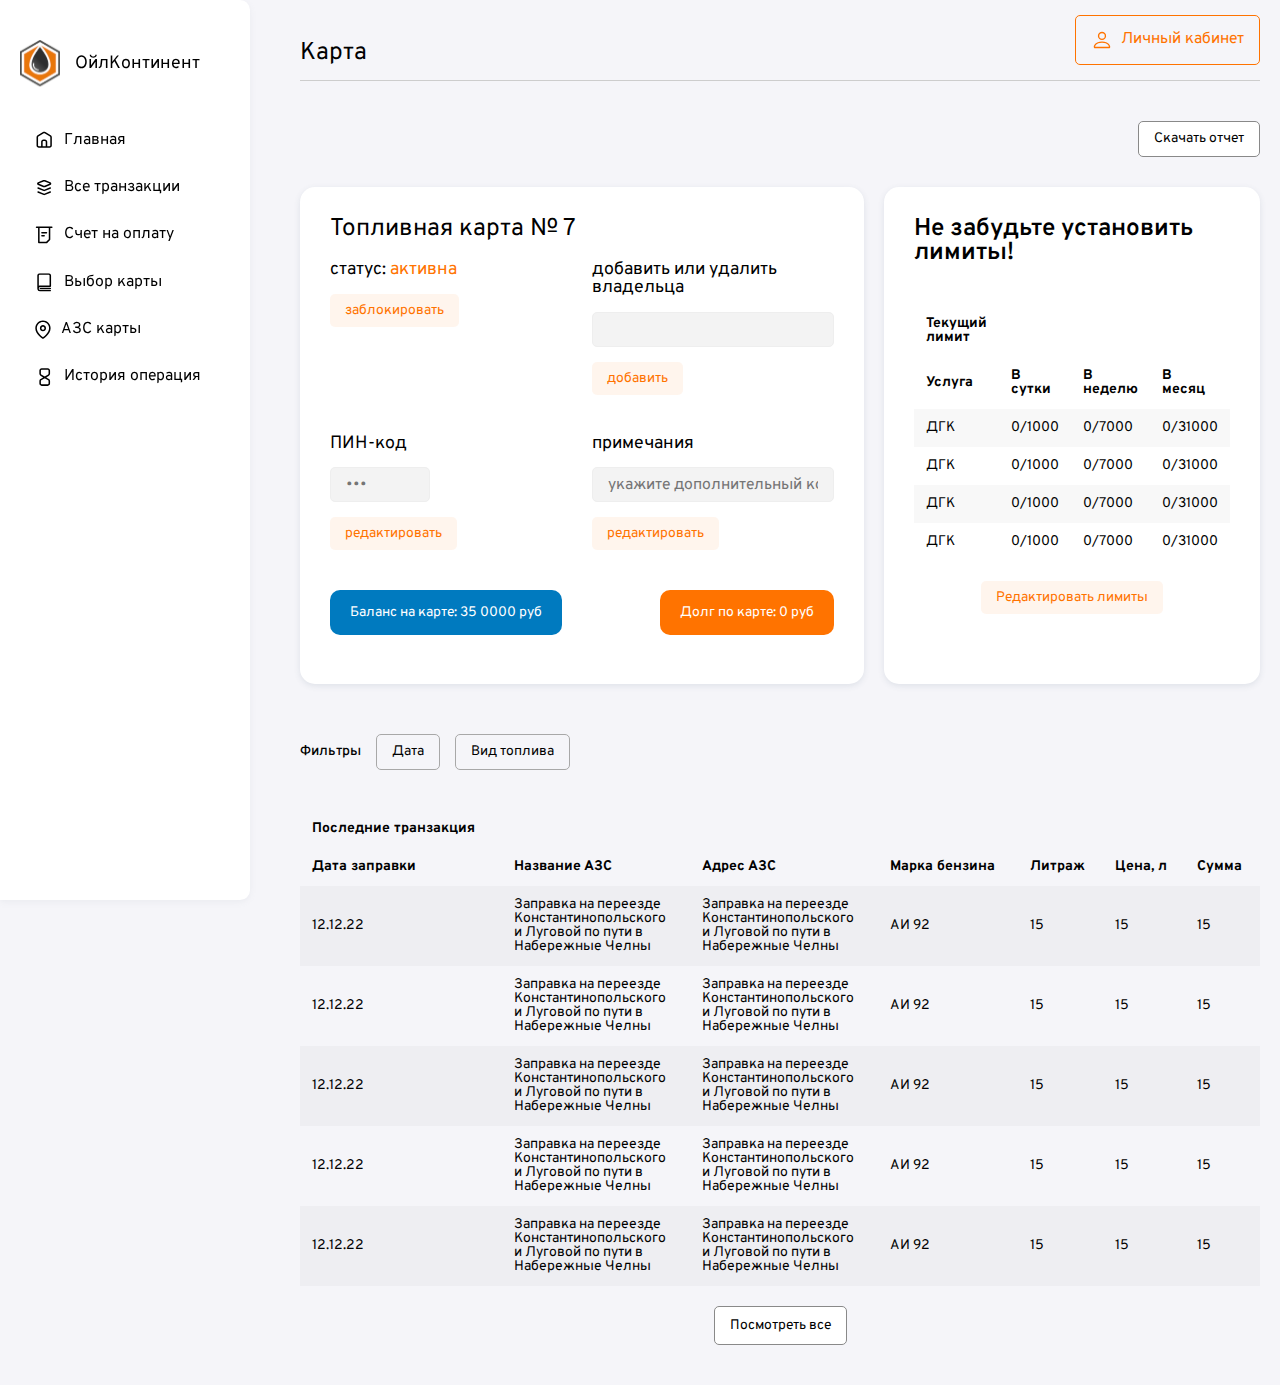
<file: lk-cart.html>
<!DOCTYPE html>
<html lang="ru">

<head>
	<title>Карта</title>
	<meta charset="UTF-8">
	<meta name="format-detection" content="telephone=no">
	<!-- <style>body{opacity: 0;}</style> -->
	<link rel="stylesheet" href="css/style.min.css?_v=20230307105103">
	<link rel="shortcut icon" href="favicon.ico">
	<!-- <meta name="robots" content="noindex, nofollow"> -->
	<meta name="viewport" content="width=device-width, initial-scale=1.0">
</head>

<body>
	<div class="wrapper bg-gray">
		<aside class="sidebar">
			<a href="" class="sidebar__logo">
				<img src="img/icons/logo.svg" alt="">
				<span>ОйлКонтинент</span>
			</a>
			<nav class="sidebar__navbar">
				<ul class="sidebar__navbar-list">
					<li class="sidebar__navbar-item">
						<a href="lk-main.html" class="sidebar__navbar-link">
							<svg width="19" height="19" viewBox="0 0 19 19" fill="none" xmlns="http://www.w3.org/2000/svg">
								<path d="M8.78353 2.28848C9.02849 2.13878 9.33663 2.13878 9.58159 2.28848L14.9382 5.56196C15.1657 5.70097 15.3044 5.94834 15.3044 6.21492V14.5393C15.3044 14.9619 14.9618 15.3046 14.5392 15.3046H12.2435V10.7132C12.2435 9.44531 11.2157 8.4175 9.94779 8.4175H8.41733C7.14946 8.4175 6.12164 9.44531 6.12164 10.7132V15.3046H3.82596C3.40333 15.3046 3.06073 14.9619 3.06073 14.5393V6.21492C3.06073 5.94834 3.19946 5.70097 3.42693 5.56196L8.78353 2.28848ZM7.6521 15.3046V10.7132C7.6521 10.2906 7.99471 9.94795 8.41733 9.94795H9.94779C10.3704 9.94795 10.713 10.2906 10.713 10.7132V15.3046H7.6521ZM11.4782 16.835H14.5392C15.807 16.835 16.8348 15.8072 16.8348 14.5393V6.21492C16.8348 5.41518 16.4186 4.67307 15.7362 4.25605L10.3796 0.982571C9.64477 0.533479 8.72035 0.533479 7.98547 0.982571L2.62887 4.25605C1.94647 4.67307 1.53027 5.41518 1.53027 6.21492V14.5393C1.53027 15.8072 2.55809 16.835 3.82596 16.835H6.88687H11.4782Z" fill="black" />
							</svg>
							<span>Главная</span>
						</a>
					</li>
					<li class="sidebar__navbar-item">
						<a href="lk-transactions.html" class="sidebar__navbar-link">
							<svg width="19" height="19" viewBox="0 0 19 19" fill="none" xmlns="http://www.w3.org/2000/svg">
								<path d="M9.46656 3.49889C9.28412 3.42591 9.0806 3.42591 8.89816 3.49888L3.59052 5.62194L8.89816 7.745C9.0806 7.81798 9.28412 7.81798 9.46656 7.745L14.7742 5.62194L9.46656 3.49889ZM3.02212 4.20095L8.32976 2.07789C8.87708 1.85896 9.48764 1.85896 10.035 2.07789L15.3426 4.20095C16.6253 4.71405 16.6253 6.52984 15.3426 7.04294L10.035 9.16599C9.48764 9.38492 8.87708 9.38492 8.32976 9.16599L3.02212 7.04294C1.73937 6.52984 1.73937 4.71405 3.02212 4.20095ZM2.35003 9.77606C2.50699 9.38366 2.95233 9.1928 3.34473 9.34976L9.18236 11.6848L15.02 9.34976C15.4124 9.1928 15.8577 9.38366 16.0147 9.77606C16.1716 10.1685 15.9808 10.6138 15.5884 10.7708L9.75076 13.1058C9.38588 13.2518 8.97884 13.2518 8.61396 13.1058L2.77633 10.7708C2.38394 10.6138 2.19308 10.1685 2.35003 9.77606ZM3.34473 13.329C2.95233 13.172 2.50699 13.3629 2.35003 13.7553C2.19308 14.1477 2.38394 14.593 2.77633 14.75L8.61396 17.085C8.97884 17.231 9.38588 17.231 9.75076 17.085L15.5884 14.75C15.9808 14.593 16.1716 14.1477 16.0147 13.7553C15.8577 13.3629 15.4124 13.172 15.02 13.329L9.18236 15.664L3.34473 13.329Z" fill="black" />
							</svg>
							<span>Все транзакции</span>
						</a>
					</li>
					<li class="sidebar__navbar-item">
						<a href="lk-payment.html" class="sidebar__navbar-link">
							<svg width="19" height="20" viewBox="0 0 19 20" fill="none" xmlns="http://www.w3.org/2000/svg">
								<path d="M0.765137 2.29694C0.765137 1.87431 1.10774 1.53171 1.53037 1.53171H16.8349C17.2576 1.53171 17.6002 1.87431 17.6002 2.29694C17.6002 2.71956 17.2576 3.06216 16.8349 3.06216H15.3045V14.5406C15.3045 14.7435 15.2239 14.9382 15.0803 15.0817L12.0194 18.1426C11.8759 18.2861 11.6813 18.3667 11.4783 18.3667H3.82605C3.40343 18.3667 3.06082 18.0241 3.06082 17.6015V3.06216H1.53037C1.10774 3.06216 0.765137 2.71956 0.765137 2.29694ZM4.59128 3.06216V16.8363H11.1614L13.774 14.2236V3.06216H4.59128ZM6.12174 7.65354C6.12174 7.23091 6.46434 6.88831 6.88696 6.88831H11.4783C11.901 6.88831 12.2436 7.23091 12.2436 7.65354C12.2436 8.07616 11.901 8.41876 11.4783 8.41876H6.88696C6.46434 8.41876 6.12174 8.07616 6.12174 7.65354ZM6.12174 10.7144C6.12174 10.2918 6.46434 9.94922 6.88696 9.94922H9.18265C9.60528 9.94922 9.94788 10.2918 9.94788 10.7144C9.94788 11.1371 9.60528 11.4797 9.18265 11.4797H6.88696C6.46434 11.4797 6.12174 11.1371 6.12174 10.7144Z" fill="black" />
							</svg>
							<span>Счет на оплату</span>
						</a>
					</li>
					<li class="sidebar__navbar-item">
						<a href="lk-map.html" class="sidebar__navbar-link">
							<svg width="19" height="19" viewBox="0 0 19 19" fill="none" xmlns="http://www.w3.org/2000/svg">
								<g clip-path="url(#clip0_899_66)">
									<path d="M2.2959 2.44547C2.2959 1.17759 3.32371 0.14978 4.59158 0.14978H13.7743C15.0422 0.14978 16.07 1.17759 16.07 2.44547V13.1587C16.07 13.5813 15.7274 13.9239 15.3048 13.9239H5.35681C4.51156 13.9239 3.82636 14.6091 3.82636 15.4544C3.82636 16.2996 4.51156 16.9848 5.35681 16.9848H15.3048C15.7274 16.9848 16.07 17.3274 16.07 17.75C16.07 18.1727 15.7274 18.5153 15.3048 18.5153H5.35681C3.66632 18.5153 2.2959 17.1448 2.2959 15.4544C2.2959 15.3683 2.29945 15.2831 2.30641 15.1989C2.2995 15.1575 2.2959 15.115 2.2959 15.0717V2.44547ZM14.5396 2.44547C14.5396 2.02284 14.1969 1.68024 13.7743 1.68024H4.59158C4.16896 1.68024 3.82636 2.02284 3.82636 2.44547V12.8029C4.27658 12.5425 4.79929 12.3934 5.35681 12.3934H14.5396V2.44547ZM5.35681 14.6891C4.93419 14.6891 4.59158 15.0317 4.59158 15.4544C4.59158 15.877 4.93419 16.2196 5.35681 16.2196H15.3048C15.7274 16.2196 16.07 15.877 16.07 15.4544C16.07 15.0317 15.7274 14.6891 15.3048 14.6891H5.35681Z" fill="black" />
								</g>
								<defs>
									<clipPath id="clip0_899_66">
										<rect width="18.3655" height="18.3655" fill="white" transform="translate(0 0.14978)" />
									</clipPath>
								</defs>
							</svg>
							<span> Выбор карты</span>
						</a>
					</li>
					<li class="sidebar__navbar-item">
						<a href="lk-locator.html" class="sidebar__navbar-link">
							<svg width="16" height="19" viewBox="0 0 16 19" fill="none" xmlns="http://www.w3.org/2000/svg">
								<path d="M3.6194 3.85652C4.76746 2.70845 6.32457 2.06348 7.94818 2.06348C9.57179 2.06348 11.1289 2.70845 12.277 3.85652C13.425 5.00458 14.07 6.5617 14.07 8.18531C14.07 10.556 12.5275 12.8565 10.8362 14.6417C10.0062 15.5179 9.17357 16.2351 8.5476 16.7336C8.31464 16.9191 8.11116 17.0736 7.94818 17.194C7.78521 17.0736 7.58173 16.9191 7.34876 16.7336C6.7228 16.2351 5.89019 15.5179 5.06017 14.6417C3.36886 12.8565 1.82636 10.556 1.82636 8.18531C1.82636 6.5617 2.47133 5.00458 3.6194 3.85652ZM7.5233 18.7697C7.52352 18.7699 7.52371 18.77 7.94818 18.1333L7.52371 18.77C7.78075 18.9413 8.11562 18.9413 8.37266 18.77L7.94818 18.1333C8.37266 18.77 8.37285 18.7699 8.37307 18.7697L8.37364 18.7693L8.37526 18.7682L8.38036 18.7648L8.39789 18.753C8.41279 18.7428 8.43405 18.7283 8.46123 18.7095C8.51558 18.6718 8.59368 18.617 8.69215 18.5459C8.889 18.4037 9.16768 18.1962 9.50097 17.9308C10.1663 17.401 11.0555 16.6356 11.9472 15.6943C13.6994 13.8447 15.6005 11.1712 15.6005 8.18531C15.6005 6.15579 14.7942 4.2094 13.3592 2.77432C11.9241 1.33924 9.9777 0.53302 7.94818 0.53302C5.91867 0.53302 3.97228 1.33924 2.5372 2.77432C1.10212 4.2094 0.295898 6.15579 0.295898 8.18531C0.295898 11.1712 2.19693 13.8447 3.94914 15.6943C4.84089 16.6356 5.73004 17.401 6.3954 17.9308C6.72869 18.1962 7.00737 18.4037 7.20422 18.5459C7.30269 18.617 7.38079 18.6718 7.43514 18.7095C7.46232 18.7283 7.48357 18.7428 7.49847 18.753L7.51601 18.7648L7.52111 18.7682L7.52273 18.7693L7.5233 18.7697ZM6.41773 8.18531C6.41773 7.34006 7.10294 6.65485 7.94818 6.65485C8.79343 6.65485 9.47864 7.34006 9.47864 8.18531C9.47864 9.03055 8.79343 9.71576 7.94818 9.71576C7.10294 9.71576 6.41773 9.03055 6.41773 8.18531ZM7.94818 5.12439C6.25769 5.12439 4.88727 6.49481 4.88727 8.18531C4.88727 9.8758 6.25769 11.2462 7.94818 11.2462C9.63868 11.2462 11.0091 9.8758 11.0091 8.18531C11.0091 6.49481 9.63868 5.12439 7.94818 5.12439Z" fill="black" />
							</svg>
							<span>АЗС карты</span>
						</a>
					</li>
					<li class="sidebar__navbar-item">
						<a href="lk-history.html" class="sidebar__navbar-link">
							<svg width="19" height="20" viewBox="0 0 19 20" fill="none" xmlns="http://www.w3.org/2000/svg">
								<path d="M6.65213 1.29889C5.38426 1.29889 4.35645 2.3267 4.35645 3.59458V6.81746C4.35645 7.6172 4.77264 8.3593 5.45505 8.77633L8.19402 10.4501L5.53725 11.9261C4.80845 12.331 4.35645 13.0992 4.35645 13.9329V16.6035C4.35645 17.8713 5.38426 18.8991 6.65213 18.8991H12.774C14.0418 18.8991 15.0696 17.8713 15.0696 16.6035V13.9329C15.0696 13.0992 14.6176 12.331 13.8888 11.9261L11.2321 10.4501L13.971 8.77633C14.6534 8.3593 15.0696 7.6172 15.0696 6.81746V3.59457C15.0696 2.3267 14.0418 1.29889 12.774 1.29889H6.65213ZM5.8869 3.59458C5.8869 3.17195 6.22951 2.82935 6.65213 2.82935H12.774C13.1966 2.82935 13.5392 3.17195 13.5392 3.59457V6.81746C13.5392 7.08404 13.4005 7.33141 13.173 7.47042L10.1121 9.34097C9.86711 9.49067 9.55898 9.49067 9.31402 9.34097L6.2531 7.47042C6.02563 7.33141 5.8869 7.08404 5.8869 6.81746V3.59458ZM5.8869 16.6035V13.9329C5.8869 13.655 6.03757 13.399 6.2805 13.264L9.34142 11.5635C9.57253 11.4351 9.85356 11.4351 10.0847 11.5635L13.1456 13.264C13.3885 13.399 13.5392 13.655 13.5392 13.9329V16.6035C13.5392 17.0261 13.1966 17.3687 12.774 17.3687H6.65213C6.22951 17.3687 5.8869 17.0261 5.8869 16.6035Z" fill="black" />
							</svg>
							<span>История операция</span>
						</a>
					</li>
				</ul>
			</nav>
		</aside>
		<main class="content-wrapper">
			<header class="header-lk">
				<nav class="header-lk__navbar">
					<h1 class="header-lk__title">Карта</h1>
					<a href="lk.html" type="button" class="header__btn">
						<svg xmlns="http://www.w3.org/2000/svg" width="22" height="22" fill="currentColor" class="bi bi-person" viewBox="0 0 16 16">
							<path d="M8 8a3 3 0 1 0 0-6 3 3 0 0 0 0 6Zm2-3a2 2 0 1 1-4 0 2 2 0 0 1 4 0Zm4 8c0 1-1 1-1 1H3s-1 0-1-1 1-4 6-4 6 3 6 4Zm-1-.004c-.001-.246-.154-.986-.832-1.664C11.516 10.68 10.289 10 8 10c-2.29 0-3.516.68-4.168 1.332-.678.678-.83 1.418-.832 1.664h10Z" />
						</svg>
						<span>Личный кабинет</span>
					</a>
				</nav>
				<div class="header__menu menu">
					<button type="button" class="menu__icon icon-menu"><span></span></button>
				</div>
			</header>
			<div class="content-header">
				<div class="content-header__right">
					<a href="" class="btn__light-outline">
						Скачать отчет
					</a>
				</div>
			</div>
			<div class="card__box">
				<div class="card">
					<h6 class="card__title">
						Топливная карта № 7
					</h6>
					<div class="form-row">
						<div class="form-col">
							<div class="form-field">
								<label class="form-label">
									статус: <span class="_active">активна</span>
								</label>
								<button type="button" class="btn__secondary">
									заблокировать
								</button>
							</div>
						</div>
						<div class="form-col">
							<div class="form-field">
								<label class="form-label">
									добавить или удалить владельца
								</label>
								<div class="form-input">
									<input autocomplete="off" type="text" placeholder="" class="input">
								</div>
								<button type="button" class="btn__secondary">
									добавить
								</button>
							</div>
						</div>
					</div>
					<div class="form-row">
						<div class="form-col">
							<div class="form-field">
								<label class="form-label">
									ПИН-код
								</label>
								<div class="form-input">
									<input autocomplete="off" type="password" placeholder="•••" class="input input-code">
								</div>
								<button type="button" class="btn__secondary">
									редактировать
								</button>
							</div>
						</div>
						<div class="form-col">
							<div class="form-field">
								<label class="form-label">
									примечания
								</label>
								<div class="form-input">
									<input autocomplete="off" type="text" placeholder="укажите дополнительный комментарий" class="input">
								</div>
								<button type="button" class="btn__secondary">
									редактировать
								</button>
							</div>
						</div>

					</div>
					<div class="form-bottom">
						<div class="form-balance">
							Баланс на карте: 35 0000 руб
						</div>
						<div class="form-debt">
							Долг по карте: 0 руб
						</div>
					</div>
				</div>

				<div class="card">
					<h6 class="card__title-highlight">
						Не забудьте установить лимиты!
					</h6>
					<div class="table-section">
						<table class="table _table-small">
							<thead>
								<tr>
									<th scope="col" style="text-align: left;">
										Текущий лимит</th>
									<th scope="col"></th>
									<th scope="col"></th>
									<th scope="col"></th>
								</tr>
							</thead>
							<thead class="table__head">
								<tr>
									<th scope="col">Услуга</th>
									<th scope="col">В сутки</th>
									<th scope="col">В неделю</th>
									<th scope="col">В месяц</th>
								</tr>
							</thead>
							<tbody>
								<tr scope="row">
									<td>ДГК</td>
									<td>0/1000</td>
									<td>0/7000</td>
									<td>0/31000</td>
								</tr>
								<tr scope="row">
									<td>ДГК</td>
									<td>0/1000</td>
									<td>0/7000</td>
									<td>0/31000</td>
								</tr>
								<tr scope="row">
									<td>ДГК</td>
									<td>0/1000</td>
									<td>0/7000</td>
									<td>0/31000</td>
								</tr>
								<tr scope="row">
									<td>ДГК</td>
									<td>0/1000</td>
									<td>0/7000</td>
									<td>0/31000</td>
								</tr>
							</tbody>
						</table>
						<div class="table__bottom">
							<button type="button" class="btn__secondary">
								Редактировать лимиты
							</button>
						</div>
					</div>


				</div>
			</div>

			<div class="content-header">
				<div class="content-header__left">
					<div class="filter">
						<span class="filter__txt">
							Фильтры
						</span>
						<div class="filter__item">
							<div class="filter__dropdown">
								<div class="filter__dropdown-toggle js-toggle">
									<span class="filter__dropdown-title">Дата</span>
								</div>
								<div class="filter__dropdown-content">
									<ul class="filter__dropdown-list">
										<li class="filter__dropdown-item">
											<button type="button" class="filter__dropdown-value">
												По возрастанию
											</button>
											<button type="button" class="filter__dropdown-value">
												По убыванию
											</button>
										</li>
									</ul>
								</div>
							</div>
						</div>
						<div class="filter__item">
							<div class="filter__dropdown">
								<div class="filter__dropdown-toggle js-toggle">
									<span class="filter__dropdown-title">Вид топлива</span>
								</div>
								<div class="filter__dropdown-content">
									<ul class="filter__dropdown-list">
										<li class="filter__dropdown-item">
											<button type="button" class="filter__dropdown-value">
												АИ 92
											</button>
											<button type="button" class="filter__dropdown-value">
												А 76
											</button>
											<button type="button" class="filter__dropdown-value">
												А 95
											</button>
										</li>
									</ul>
								</div>
							</div>
						</div>
					</div>
				</div>
			</div>
			<div class="table-section">
				<table class="table">
					<thead>
						<tr>
							<th scope="col" style="text-align: left;">
								Последние транзакция</th>
							<th scope="col"></th>
							<th scope="col"></th>
							<th scope="col"></th>
							<th scope="col"></th>
							<th scope="col"></th>
							<th scope="col"></th>
						</tr>
					</thead>
					<thead class="table__head">
						<tr>
							<th scope="col">Дата заправки</th>
							<th scope="col">Название АЗС</th>
							<th scope="col">Адрес АЗС</th>
							<th scope="col">Марка бензина</th>
							<th scope="col">Литраж</th>
							<th scope="col">Цена, л</th>
							<th scope="col">Сумма</th>
						</tr>
					</thead>
					<tbody>
						<tr scope="row">
							<td>12.12.22</td>
							<td>
								<div class="table__text">
									Заправка на переезде Константинопольского и Луговой по пути в
									Набережные Челны
								</div>
							</td>
							<td>
								<div class="table__text">
									Заправка на переезде Константинопольского и Луговой по пути в
									Набережные Челны
								</div>
							</td>
							<td>АИ 92</td>
							<td>15</td>
							<td>15</td>
							<td>15</td>
						</tr>
						<tr scope="row">
							<td>12.12.22</td>
							<td>
								<div class="table__text">
									Заправка на переезде Константинопольского и Луговой по пути в
									Набережные Челны
								</div>
							</td>
							<td>
								<div class="table__text">
									Заправка на переезде Константинопольского и Луговой по пути в
									Набережные Челны
								</div>
							</td>
							<td>АИ 92</td>
							<td>15</td>
							<td>15</td>
							<td>15</td>
						</tr>
						<tr scope="row">
							<td>12.12.22</td>
							<td>
								<div class="table__text">
									Заправка на переезде Константинопольского и Луговой по пути в
									Набережные Челны
								</div>
							</td>
							<td>
								<div class="table__text">
									Заправка на переезде Константинопольского и Луговой по пути в
									Набережные Челны
								</div>
							</td>
							<td>АИ 92</td>
							<td>15</td>
							<td>15</td>
							<td>15</td>
						</tr>
						<tr scope="row">
							<td>12.12.22</td>
							<td>
								<div class="table__text">
									Заправка на переезде Константинопольского и Луговой по пути в
									Набережные Челны
								</div>
							</td>
							<td>
								<div class="table__text">
									Заправка на переезде Константинопольского и Луговой по пути в
									Набережные Челны
								</div>
							</td>
							<td>АИ 92</td>
							<td>15</td>
							<td>15</td>
							<td>15</td>
						</tr>
						<tr scope="row">
							<td>12.12.22</td>
							<td>
								<div class="table__text">
									Заправка на переезде Константинопольского и Луговой по пути в
									Набережные Челны
								</div>
							</td>
							<td>
								<div class="table__text">
									Заправка на переезде Константинопольского и Луговой по пути в
									Набережные Челны
								</div>
							</td>
							<td>АИ 92</td>
							<td>15</td>
							<td>15</td>
							<td>15</td>
						</tr>
					</tbody>
				</table>
				<div class="table__bottom">
					<button type="button" class="btn__light-outline">Посмотреть все</button>
				</div>
			</div>



		</main>
	</div>
	<!-- 
<div id="popup" aria-hidden="true" class="popup">
	<div class="popup__wrapper">
		<div class="popup__content">
			<button data-close type="button" class="popup__close">Закрыть</button>
			<div class="popup__text">
			</div>
		</div>
	</div>
</div>
 -->
	<script src="https://api-maps.yandex.ru/2.1/?apikey=562bae56-7532-4afb-bb3e-e10bfb191f68&lang=ru_RU&_v=20230307105103" type="text/javascript"></script>
	<script src="js/app.min.js?_v=20230307105103"></script>
</body>

</html>
</file>
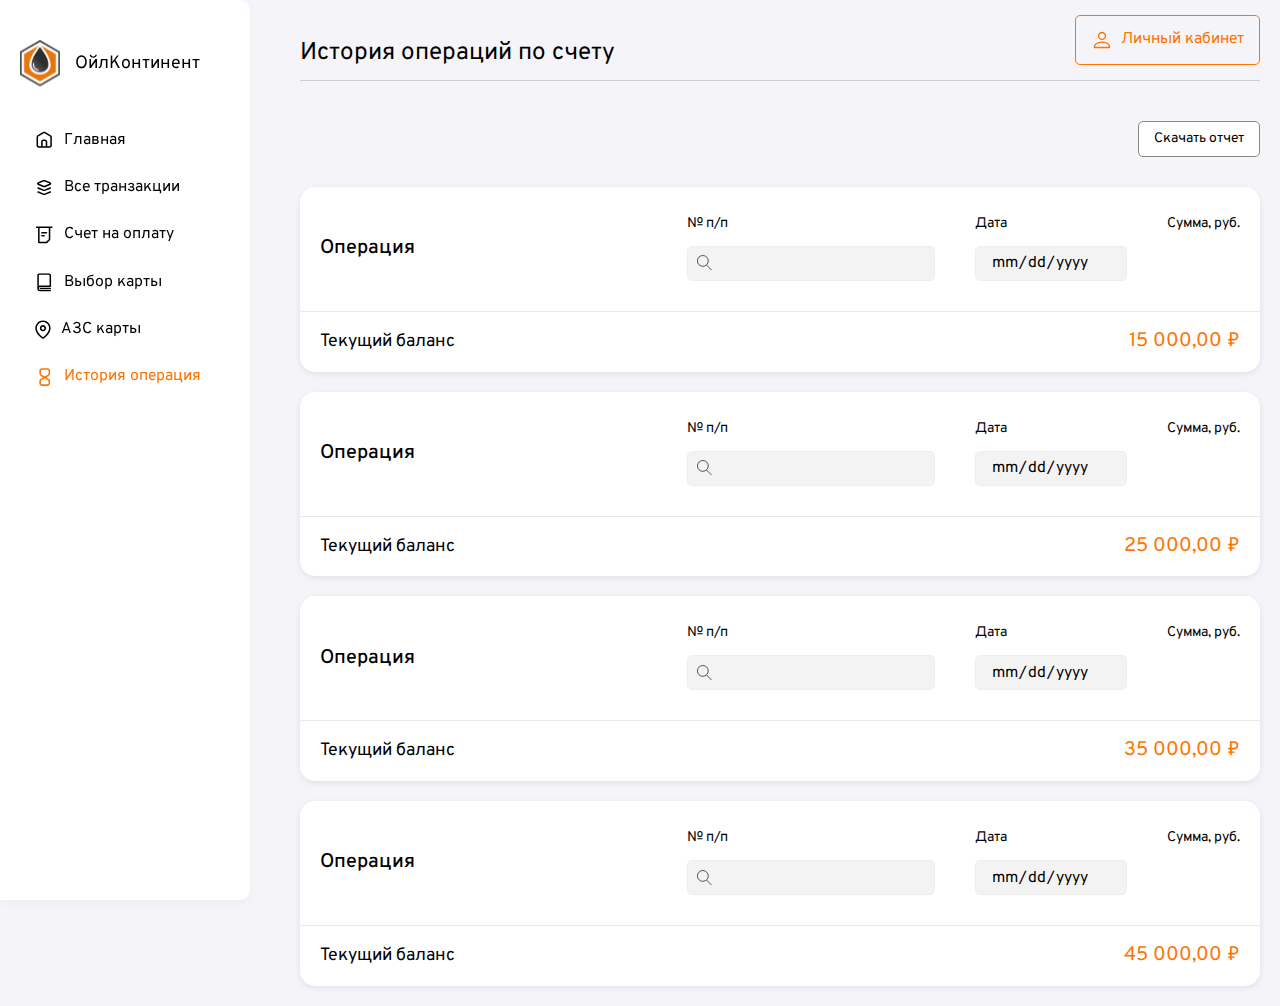
<file: lk-history.html>
<!DOCTYPE html>
<html lang="ru">

<head>
	<title>История операций</title>
	<meta charset="UTF-8">
	<meta name="format-detection" content="telephone=no">
	<!-- <style>body{opacity: 0;}</style> -->
	<link rel="stylesheet" href="css/style.min.css?_v=20230307105103">
	<link rel="shortcut icon" href="favicon.ico">
	<!-- <meta name="robots" content="noindex, nofollow"> -->
	<meta name="viewport" content="width=device-width, initial-scale=1.0">
</head>

<body>
	<div class="wrapper bg-gray">
		<aside class="sidebar">
			<a href="lk-main.html" class="sidebar__logo">
				<img src="img/icons/logo.svg" alt="">
				<span>ОйлКонтинент</span>
			</a>
			<nav class="sidebar__navbar">
				<ul class="sidebar__navbar-list">
					<li class="sidebar__navbar-item">
						<a href="lk-main.html" class="sidebar__navbar-link">
							<svg width="19" height="19" viewBox="0 0 19 19" fill="none" xmlns="http://www.w3.org/2000/svg">
								<path d="M8.78353 2.28848C9.02849 2.13878 9.33663 2.13878 9.58159 2.28848L14.9382 5.56196C15.1657 5.70097 15.3044 5.94834 15.3044 6.21492V14.5393C15.3044 14.9619 14.9618 15.3046 14.5392 15.3046H12.2435V10.7132C12.2435 9.44531 11.2157 8.4175 9.94779 8.4175H8.41733C7.14946 8.4175 6.12164 9.44531 6.12164 10.7132V15.3046H3.82596C3.40333 15.3046 3.06073 14.9619 3.06073 14.5393V6.21492C3.06073 5.94834 3.19946 5.70097 3.42693 5.56196L8.78353 2.28848ZM7.6521 15.3046V10.7132C7.6521 10.2906 7.99471 9.94795 8.41733 9.94795H9.94779C10.3704 9.94795 10.713 10.2906 10.713 10.7132V15.3046H7.6521ZM11.4782 16.835H14.5392C15.807 16.835 16.8348 15.8072 16.8348 14.5393V6.21492C16.8348 5.41518 16.4186 4.67307 15.7362 4.25605L10.3796 0.982571C9.64477 0.533479 8.72035 0.533479 7.98547 0.982571L2.62887 4.25605C1.94647 4.67307 1.53027 5.41518 1.53027 6.21492V14.5393C1.53027 15.8072 2.55809 16.835 3.82596 16.835H6.88687H11.4782Z" fill="black" />
							</svg>
							<span>Главная</span>
						</a>
					</li>
					<li class="sidebar__navbar-item">
						<a href="lk-transactions.html" class="sidebar__navbar-link">
							<svg width="19" height="19" viewBox="0 0 19 19" fill="none" xmlns="http://www.w3.org/2000/svg">
								<path d="M9.46656 3.49889C9.28412 3.42591 9.0806 3.42591 8.89816 3.49888L3.59052 5.62194L8.89816 7.745C9.0806 7.81798 9.28412 7.81798 9.46656 7.745L14.7742 5.62194L9.46656 3.49889ZM3.02212 4.20095L8.32976 2.07789C8.87708 1.85896 9.48764 1.85896 10.035 2.07789L15.3426 4.20095C16.6253 4.71405 16.6253 6.52984 15.3426 7.04294L10.035 9.16599C9.48764 9.38492 8.87708 9.38492 8.32976 9.16599L3.02212 7.04294C1.73937 6.52984 1.73937 4.71405 3.02212 4.20095ZM2.35003 9.77606C2.50699 9.38366 2.95233 9.1928 3.34473 9.34976L9.18236 11.6848L15.02 9.34976C15.4124 9.1928 15.8577 9.38366 16.0147 9.77606C16.1716 10.1685 15.9808 10.6138 15.5884 10.7708L9.75076 13.1058C9.38588 13.2518 8.97884 13.2518 8.61396 13.1058L2.77633 10.7708C2.38394 10.6138 2.19308 10.1685 2.35003 9.77606ZM3.34473 13.329C2.95233 13.172 2.50699 13.3629 2.35003 13.7553C2.19308 14.1477 2.38394 14.593 2.77633 14.75L8.61396 17.085C8.97884 17.231 9.38588 17.231 9.75076 17.085L15.5884 14.75C15.9808 14.593 16.1716 14.1477 16.0147 13.7553C15.8577 13.3629 15.4124 13.172 15.02 13.329L9.18236 15.664L3.34473 13.329Z" fill="black" />
							</svg>
							<span>Все транзакции</span>
						</a>
					</li>
					<li class="sidebar__navbar-item">
						<a href="lk-payment.html" class="sidebar__navbar-link">
							<svg width="19" height="20" viewBox="0 0 19 20" fill="none" xmlns="http://www.w3.org/2000/svg">
								<path d="M0.765137 2.29694C0.765137 1.87431 1.10774 1.53171 1.53037 1.53171H16.8349C17.2576 1.53171 17.6002 1.87431 17.6002 2.29694C17.6002 2.71956 17.2576 3.06216 16.8349 3.06216H15.3045V14.5406C15.3045 14.7435 15.2239 14.9382 15.0803 15.0817L12.0194 18.1426C11.8759 18.2861 11.6813 18.3667 11.4783 18.3667H3.82605C3.40343 18.3667 3.06082 18.0241 3.06082 17.6015V3.06216H1.53037C1.10774 3.06216 0.765137 2.71956 0.765137 2.29694ZM4.59128 3.06216V16.8363H11.1614L13.774 14.2236V3.06216H4.59128ZM6.12174 7.65354C6.12174 7.23091 6.46434 6.88831 6.88696 6.88831H11.4783C11.901 6.88831 12.2436 7.23091 12.2436 7.65354C12.2436 8.07616 11.901 8.41876 11.4783 8.41876H6.88696C6.46434 8.41876 6.12174 8.07616 6.12174 7.65354ZM6.12174 10.7144C6.12174 10.2918 6.46434 9.94922 6.88696 9.94922H9.18265C9.60528 9.94922 9.94788 10.2918 9.94788 10.7144C9.94788 11.1371 9.60528 11.4797 9.18265 11.4797H6.88696C6.46434 11.4797 6.12174 11.1371 6.12174 10.7144Z" fill="black" />
							</svg>
							<span>Счет на оплату</span>
						</a>
					</li>
					<li class="sidebar__navbar-item">
						<a href="lk-map.html" class="sidebar__navbar-link">
							<svg width="19" height="19" viewBox="0 0 19 19" fill="none" xmlns="http://www.w3.org/2000/svg">
								<g clip-path="url(#clip0_899_66)">
									<path d="M2.2959 2.44547C2.2959 1.17759 3.32371 0.14978 4.59158 0.14978H13.7743C15.0422 0.14978 16.07 1.17759 16.07 2.44547V13.1587C16.07 13.5813 15.7274 13.9239 15.3048 13.9239H5.35681C4.51156 13.9239 3.82636 14.6091 3.82636 15.4544C3.82636 16.2996 4.51156 16.9848 5.35681 16.9848H15.3048C15.7274 16.9848 16.07 17.3274 16.07 17.75C16.07 18.1727 15.7274 18.5153 15.3048 18.5153H5.35681C3.66632 18.5153 2.2959 17.1448 2.2959 15.4544C2.2959 15.3683 2.29945 15.2831 2.30641 15.1989C2.2995 15.1575 2.2959 15.115 2.2959 15.0717V2.44547ZM14.5396 2.44547C14.5396 2.02284 14.1969 1.68024 13.7743 1.68024H4.59158C4.16896 1.68024 3.82636 2.02284 3.82636 2.44547V12.8029C4.27658 12.5425 4.79929 12.3934 5.35681 12.3934H14.5396V2.44547ZM5.35681 14.6891C4.93419 14.6891 4.59158 15.0317 4.59158 15.4544C4.59158 15.877 4.93419 16.2196 5.35681 16.2196H15.3048C15.7274 16.2196 16.07 15.877 16.07 15.4544C16.07 15.0317 15.7274 14.6891 15.3048 14.6891H5.35681Z" fill="black" />
								</g>
								<defs>
									<clipPath id="clip0_899_66">
										<rect width="18.3655" height="18.3655" fill="white" transform="translate(0 0.14978)" />
									</clipPath>
								</defs>
							</svg>
							<span> Выбор карты</span>
						</a>
					</li>
					<li class="sidebar__navbar-item">
						<a href="lk-locator.html" class="sidebar__navbar-link">
							<svg width="16" height="19" viewBox="0 0 16 19" fill="none" xmlns="http://www.w3.org/2000/svg">
								<path d="M3.6194 3.85652C4.76746 2.70845 6.32457 2.06348 7.94818 2.06348C9.57179 2.06348 11.1289 2.70845 12.277 3.85652C13.425 5.00458 14.07 6.5617 14.07 8.18531C14.07 10.556 12.5275 12.8565 10.8362 14.6417C10.0062 15.5179 9.17357 16.2351 8.5476 16.7336C8.31464 16.9191 8.11116 17.0736 7.94818 17.194C7.78521 17.0736 7.58173 16.9191 7.34876 16.7336C6.7228 16.2351 5.89019 15.5179 5.06017 14.6417C3.36886 12.8565 1.82636 10.556 1.82636 8.18531C1.82636 6.5617 2.47133 5.00458 3.6194 3.85652ZM7.5233 18.7697C7.52352 18.7699 7.52371 18.77 7.94818 18.1333L7.52371 18.77C7.78075 18.9413 8.11562 18.9413 8.37266 18.77L7.94818 18.1333C8.37266 18.77 8.37285 18.7699 8.37307 18.7697L8.37364 18.7693L8.37526 18.7682L8.38036 18.7648L8.39789 18.753C8.41279 18.7428 8.43405 18.7283 8.46123 18.7095C8.51558 18.6718 8.59368 18.617 8.69215 18.5459C8.889 18.4037 9.16768 18.1962 9.50097 17.9308C10.1663 17.401 11.0555 16.6356 11.9472 15.6943C13.6994 13.8447 15.6005 11.1712 15.6005 8.18531C15.6005 6.15579 14.7942 4.2094 13.3592 2.77432C11.9241 1.33924 9.9777 0.53302 7.94818 0.53302C5.91867 0.53302 3.97228 1.33924 2.5372 2.77432C1.10212 4.2094 0.295898 6.15579 0.295898 8.18531C0.295898 11.1712 2.19693 13.8447 3.94914 15.6943C4.84089 16.6356 5.73004 17.401 6.3954 17.9308C6.72869 18.1962 7.00737 18.4037 7.20422 18.5459C7.30269 18.617 7.38079 18.6718 7.43514 18.7095C7.46232 18.7283 7.48357 18.7428 7.49847 18.753L7.51601 18.7648L7.52111 18.7682L7.52273 18.7693L7.5233 18.7697ZM6.41773 8.18531C6.41773 7.34006 7.10294 6.65485 7.94818 6.65485C8.79343 6.65485 9.47864 7.34006 9.47864 8.18531C9.47864 9.03055 8.79343 9.71576 7.94818 9.71576C7.10294 9.71576 6.41773 9.03055 6.41773 8.18531ZM7.94818 5.12439C6.25769 5.12439 4.88727 6.49481 4.88727 8.18531C4.88727 9.8758 6.25769 11.2462 7.94818 11.2462C9.63868 11.2462 11.0091 9.8758 11.0091 8.18531C11.0091 6.49481 9.63868 5.12439 7.94818 5.12439Z" fill="black" />
							</svg>
							<span>АЗС карты</span>
						</a>
					</li>
					<li class="sidebar__navbar-item">
						<a href="lk-history.html" class="sidebar__navbar-link _active">
							<svg width="19" height="20" viewBox="0 0 19 20" fill="none" xmlns="http://www.w3.org/2000/svg">
								<path d="M6.65213 1.29889C5.38426 1.29889 4.35645 2.3267 4.35645 3.59458V6.81746C4.35645 7.6172 4.77264 8.3593 5.45505 8.77633L8.19402 10.4501L5.53725 11.9261C4.80845 12.331 4.35645 13.0992 4.35645 13.9329V16.6035C4.35645 17.8713 5.38426 18.8991 6.65213 18.8991H12.774C14.0418 18.8991 15.0696 17.8713 15.0696 16.6035V13.9329C15.0696 13.0992 14.6176 12.331 13.8888 11.9261L11.2321 10.4501L13.971 8.77633C14.6534 8.3593 15.0696 7.6172 15.0696 6.81746V3.59457C15.0696 2.3267 14.0418 1.29889 12.774 1.29889H6.65213ZM5.8869 3.59458C5.8869 3.17195 6.22951 2.82935 6.65213 2.82935H12.774C13.1966 2.82935 13.5392 3.17195 13.5392 3.59457V6.81746C13.5392 7.08404 13.4005 7.33141 13.173 7.47042L10.1121 9.34097C9.86711 9.49067 9.55898 9.49067 9.31402 9.34097L6.2531 7.47042C6.02563 7.33141 5.8869 7.08404 5.8869 6.81746V3.59458ZM5.8869 16.6035V13.9329C5.8869 13.655 6.03757 13.399 6.2805 13.264L9.34142 11.5635C9.57253 11.4351 9.85356 11.4351 10.0847 11.5635L13.1456 13.264C13.3885 13.399 13.5392 13.655 13.5392 13.9329V16.6035C13.5392 17.0261 13.1966 17.3687 12.774 17.3687H6.65213C6.22951 17.3687 5.8869 17.0261 5.8869 16.6035Z" fill="black" />
							</svg>
							<span>История операция</span>
						</a>
					</li>
				</ul>
			</nav>
		</aside>
		<main class="content-wrapper">
			<header class="header-lk">
				<nav class="header-lk__navbar">
					<h1 class="header-lk__title">История операций по счету</h1>
					<a href="lk.html" type="button" class="header__btn">
						<svg xmlns="http://www.w3.org/2000/svg" width="22" height="22" fill="currentColor" class="bi bi-person" viewBox="0 0 16 16">
							<path d="M8 8a3 3 0 1 0 0-6 3 3 0 0 0 0 6Zm2-3a2 2 0 1 1-4 0 2 2 0 0 1 4 0Zm4 8c0 1-1 1-1 1H3s-1 0-1-1 1-4 6-4 6 3 6 4Zm-1-.004c-.001-.246-.154-.986-.832-1.664C11.516 10.68 10.289 10 8 10c-2.29 0-3.516.68-4.168 1.332-.678.678-.83 1.418-.832 1.664h10Z" />
						</svg>
						<span>Личный кабинет</span>
					</a>
				</nav>
				<div class="header__menu menu">
					<button type="button" class="menu__icon icon-menu"><span></span></button>
				</div>
			</header>
			<div class="content-header">
				<div class="content-header__left">

				</div>

				<div class="content-header__right">
					<a href="" class="btn__light-outline">
						Скачать отчет
					</a>
				</div>

			</div>
			<div class="operation">
				<ul class="operation__list">
					<li class="operation__item">
						<div class="operation__item-top">
							<h5 class="operation__title">
								Операция
							</h5>
							<div class="operation__info">
								<div class="form-field">
									<label class="form__label">
										№ п/п
									</label>
									<div class="form-input">
										<svg width="18" height="19" viewBox="0 0 18 19" fill="none" xmlns="http://www.w3.org/2000/svg">
											<circle cx="7" cy="7" r="6.5" stroke="#373737" />
											<path d="M11.5 12L17.5 18" stroke="#373737" />
										</svg>
										<input autocomplete="off" type="text" placeholder="" class="input input-search">
									</div>
								</div>
								<div class="form-field">
									<label class="form__label">
										Дата
									</label>
									<div class="form-input">
										<input autocomplete="off" type="date" placeholder="" class="input">
									</div>
								</div>
								<div class="form-field">
									<label class="form__label">
										Сумма, руб.
									</label>
								</div>
							</div>
						</div>
						<div class="operation__bottom">
							<h6 class="operation__subtitle">
								Текущий баланс
							</h6>
							<span class="operation__amount">
								15 000,00 ₽
							</span>
						</div>
					</li>
					<li class="operation__item">
						<div class="operation__item-top">
							<h5 class="operation__title">
								Операция
							</h5>
							<div class="operation__info">
								<div class="form-field">
									<label class="form__label">
										№ п/п
									</label>
									<div class="form-input">
										<svg width="18" height="19" viewBox="0 0 18 19" fill="none" xmlns="http://www.w3.org/2000/svg">
											<circle cx="7" cy="7" r="6.5" stroke="#373737" />
											<path d="M11.5 12L17.5 18" stroke="#373737" />
										</svg>
										<input autocomplete="off" type="text" placeholder="" class="input input-search">
									</div>
								</div>
								<div class="form-field">
									<label class="form__label">
										Дата
									</label>
									<div class="form-input">
										<input autocomplete="off" type="date" placeholder="" class="input">
									</div>
								</div>
								<div class="form-field">
									<label class="form__label">
										Сумма, руб.
									</label>
								</div>
							</div>
						</div>
						<div class="operation__bottom">
							<h6 class="operation__subtitle">
								Текущий баланс
							</h6>
							<span class="operation__amount">
								25 000,00 ₽
							</span>
						</div>
					</li>
					<li class="operation__item">
						<div class="operation__item-top">
							<h5 class="operation__title">
								Операция
							</h5>
							<div class="operation__info">
								<div class="form-field">
									<label class="form__label">
										№ п/п
									</label>
									<div class="form-input">
										<svg width="18" height="19" viewBox="0 0 18 19" fill="none" xmlns="http://www.w3.org/2000/svg">
											<circle cx="7" cy="7" r="6.5" stroke="#373737" />
											<path d="M11.5 12L17.5 18" stroke="#373737" />
										</svg>
										<input autocomplete="off" type="text" placeholder="" class="input input-search">
									</div>
								</div>
								<div class="form-field">
									<label class="form__label">
										Дата
									</label>
									<div class="form-input">
										<input autocomplete="off" type="date" placeholder="" class="input">
									</div>
								</div>
								<div class="form-field">
									<label class="form__label">
										Сумма, руб.
									</label>
								</div>
							</div>
						</div>
						<div class="operation__bottom">
							<h6 class="operation__subtitle">
								Текущий баланс
							</h6>
							<span class="operation__amount">
								35 000,00 ₽
							</span>
						</div>
					</li>
					<li class="operation__item">
						<div class="operation__item-top">
							<h5 class="operation__title">
								Операция
							</h5>
							<div class="operation__info">
								<div class="form-field">
									<label class="form__label">
										№ п/п
									</label>
									<div class="form-input">
										<svg width="18" height="19" viewBox="0 0 18 19" fill="none" xmlns="http://www.w3.org/2000/svg">
											<circle cx="7" cy="7" r="6.5" stroke="#373737" />
											<path d="M11.5 12L17.5 18" stroke="#373737" />
										</svg>
										<input autocomplete="off" type="text" placeholder="" class="input input-search">
									</div>
								</div>
								<div class="form-field">
									<label class="form__label">
										Дата
									</label>
									<div class="form-input">
										<input autocomplete="off" type="date" placeholder="" class="input">
									</div>
								</div>
								<div class="form-field">
									<label class="form__label">
										Сумма, руб.
									</label>
								</div>
							</div>
						</div>
						<div class="operation__bottom">
							<h6 class="operation__subtitle">
								Текущий баланс
							</h6>
							<span class="operation__amount">
								45 000,00 ₽
							</span>
						</div>
					</li>
				</ul>
			</div>
		</main>
	</div>
	<!-- 
<div id="popup" aria-hidden="true" class="popup">
	<div class="popup__wrapper">
		<div class="popup__content">
			<button data-close type="button" class="popup__close">Закрыть</button>
			<div class="popup__text">
			</div>
		</div>
	</div>
</div>
 -->
	<script src="https://api-maps.yandex.ru/2.1/?apikey=562bae56-7532-4afb-bb3e-e10bfb191f68&lang=ru_RU&_v=20230307105103" type="text/javascript"></script>
	<script src="js/app.min.js?_v=20230307105103"></script>
</body>

</html>
</file>
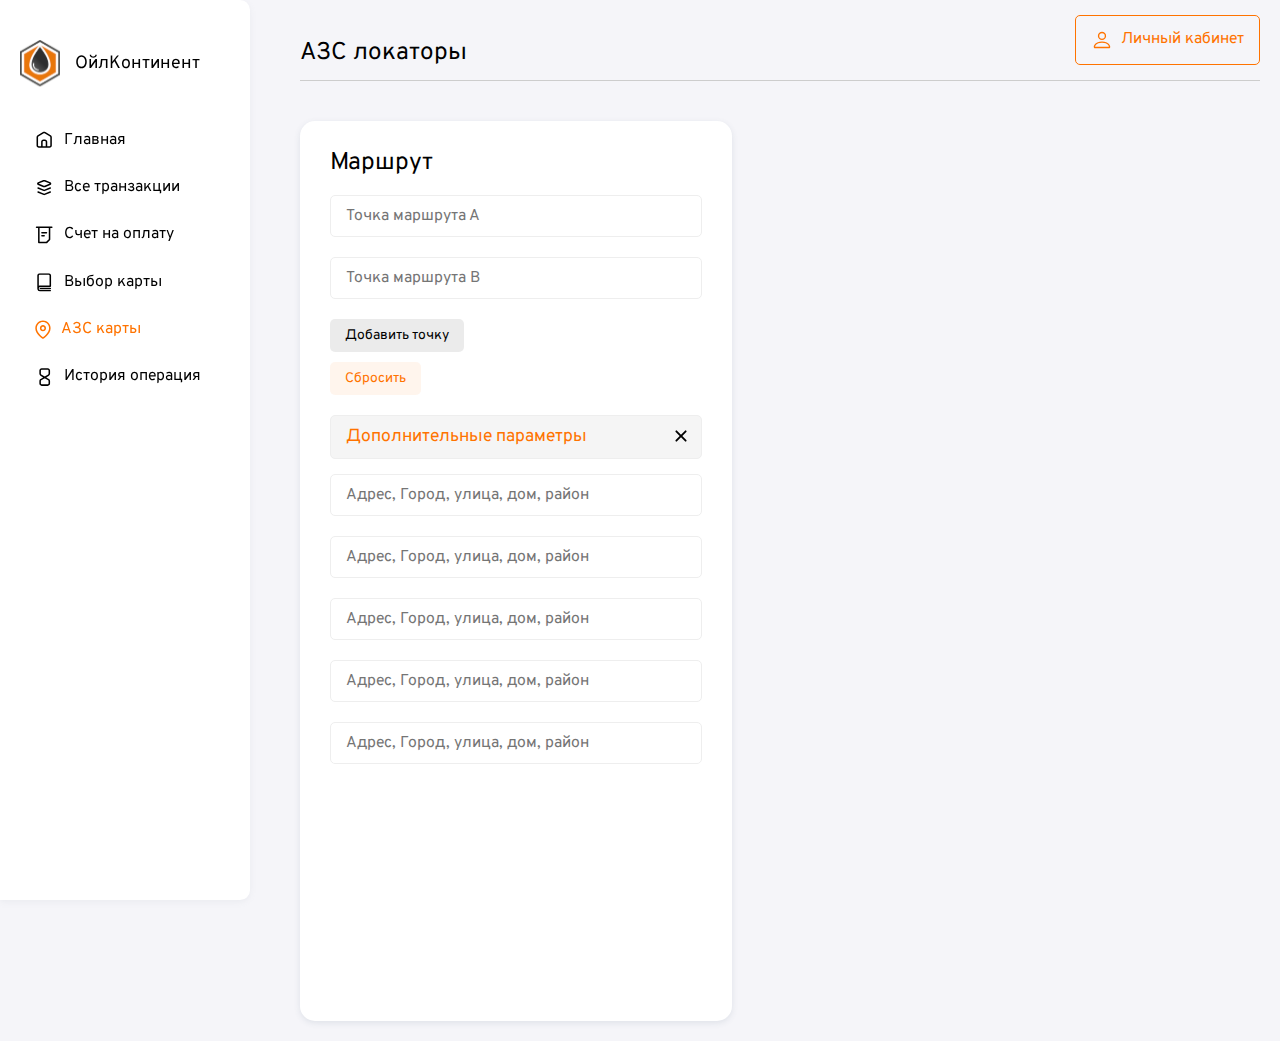
<file: lk-locator.html>
<!DOCTYPE html>
<html lang="ru">

<head>
	<title>АЗС локаторы</title>
	<meta charset="UTF-8">
	<meta name="format-detection" content="telephone=no">
	<!-- <style>body{opacity: 0;}</style> -->
	<link rel="stylesheet" href="css/style.min.css?_v=20230307105103">
	<link rel="shortcut icon" href="favicon.ico">
	<!-- <meta name="robots" content="noindex, nofollow"> -->
	<meta name="viewport" content="width=device-width, initial-scale=1.0">
</head>

<body>
	<div class="wrapper bg-gray">
		<aside class="sidebar">
			<a href="" class="sidebar__logo">
				<img src="img/icons/logo.svg" alt="">
				<span>ОйлКонтинент</span>
			</a>
			<nav class="sidebar__navbar">
				<ul class="sidebar__navbar-list">
					<li class="sidebar__navbar-item">
						<a href="lk-main.html" class="sidebar__navbar-link">
							<svg width="19" height="19" viewBox="0 0 19 19" fill="none" xmlns="http://www.w3.org/2000/svg">
								<path d="M8.78353 2.28848C9.02849 2.13878 9.33663 2.13878 9.58159 2.28848L14.9382 5.56196C15.1657 5.70097 15.3044 5.94834 15.3044 6.21492V14.5393C15.3044 14.9619 14.9618 15.3046 14.5392 15.3046H12.2435V10.7132C12.2435 9.44531 11.2157 8.4175 9.94779 8.4175H8.41733C7.14946 8.4175 6.12164 9.44531 6.12164 10.7132V15.3046H3.82596C3.40333 15.3046 3.06073 14.9619 3.06073 14.5393V6.21492C3.06073 5.94834 3.19946 5.70097 3.42693 5.56196L8.78353 2.28848ZM7.6521 15.3046V10.7132C7.6521 10.2906 7.99471 9.94795 8.41733 9.94795H9.94779C10.3704 9.94795 10.713 10.2906 10.713 10.7132V15.3046H7.6521ZM11.4782 16.835H14.5392C15.807 16.835 16.8348 15.8072 16.8348 14.5393V6.21492C16.8348 5.41518 16.4186 4.67307 15.7362 4.25605L10.3796 0.982571C9.64477 0.533479 8.72035 0.533479 7.98547 0.982571L2.62887 4.25605C1.94647 4.67307 1.53027 5.41518 1.53027 6.21492V14.5393C1.53027 15.8072 2.55809 16.835 3.82596 16.835H6.88687H11.4782Z" fill="black" />
							</svg>
							<span>Главная</span>
						</a>
					</li>
					<li class="sidebar__navbar-item">
						<a href="lk-transactions.html" class="sidebar__navbar-link">
							<svg width="19" height="19" viewBox="0 0 19 19" fill="none" xmlns="http://www.w3.org/2000/svg">
								<path d="M9.46656 3.49889C9.28412 3.42591 9.0806 3.42591 8.89816 3.49888L3.59052 5.62194L8.89816 7.745C9.0806 7.81798 9.28412 7.81798 9.46656 7.745L14.7742 5.62194L9.46656 3.49889ZM3.02212 4.20095L8.32976 2.07789C8.87708 1.85896 9.48764 1.85896 10.035 2.07789L15.3426 4.20095C16.6253 4.71405 16.6253 6.52984 15.3426 7.04294L10.035 9.16599C9.48764 9.38492 8.87708 9.38492 8.32976 9.16599L3.02212 7.04294C1.73937 6.52984 1.73937 4.71405 3.02212 4.20095ZM2.35003 9.77606C2.50699 9.38366 2.95233 9.1928 3.34473 9.34976L9.18236 11.6848L15.02 9.34976C15.4124 9.1928 15.8577 9.38366 16.0147 9.77606C16.1716 10.1685 15.9808 10.6138 15.5884 10.7708L9.75076 13.1058C9.38588 13.2518 8.97884 13.2518 8.61396 13.1058L2.77633 10.7708C2.38394 10.6138 2.19308 10.1685 2.35003 9.77606ZM3.34473 13.329C2.95233 13.172 2.50699 13.3629 2.35003 13.7553C2.19308 14.1477 2.38394 14.593 2.77633 14.75L8.61396 17.085C8.97884 17.231 9.38588 17.231 9.75076 17.085L15.5884 14.75C15.9808 14.593 16.1716 14.1477 16.0147 13.7553C15.8577 13.3629 15.4124 13.172 15.02 13.329L9.18236 15.664L3.34473 13.329Z" fill="black" />
							</svg>
							<span>Все транзакции</span>
						</a>
					</li>
					<li class="sidebar__navbar-item">
						<a href="lk-payment.html" class="sidebar__navbar-link">
							<svg width="19" height="20" viewBox="0 0 19 20" fill="none" xmlns="http://www.w3.org/2000/svg">
								<path d="M0.765137 2.29694C0.765137 1.87431 1.10774 1.53171 1.53037 1.53171H16.8349C17.2576 1.53171 17.6002 1.87431 17.6002 2.29694C17.6002 2.71956 17.2576 3.06216 16.8349 3.06216H15.3045V14.5406C15.3045 14.7435 15.2239 14.9382 15.0803 15.0817L12.0194 18.1426C11.8759 18.2861 11.6813 18.3667 11.4783 18.3667H3.82605C3.40343 18.3667 3.06082 18.0241 3.06082 17.6015V3.06216H1.53037C1.10774 3.06216 0.765137 2.71956 0.765137 2.29694ZM4.59128 3.06216V16.8363H11.1614L13.774 14.2236V3.06216H4.59128ZM6.12174 7.65354C6.12174 7.23091 6.46434 6.88831 6.88696 6.88831H11.4783C11.901 6.88831 12.2436 7.23091 12.2436 7.65354C12.2436 8.07616 11.901 8.41876 11.4783 8.41876H6.88696C6.46434 8.41876 6.12174 8.07616 6.12174 7.65354ZM6.12174 10.7144C6.12174 10.2918 6.46434 9.94922 6.88696 9.94922H9.18265C9.60528 9.94922 9.94788 10.2918 9.94788 10.7144C9.94788 11.1371 9.60528 11.4797 9.18265 11.4797H6.88696C6.46434 11.4797 6.12174 11.1371 6.12174 10.7144Z" fill="black" />
							</svg>
							<span>Счет на оплату</span>
						</a>
					</li>
					<li class="sidebar__navbar-item">
						<a href="lk-map.html" class="sidebar__navbar-link">
							<svg width="19" height="19" viewBox="0 0 19 19" fill="none" xmlns="http://www.w3.org/2000/svg">
								<g clip-path="url(#clip0_899_66)">
									<path d="M2.2959 2.44547C2.2959 1.17759 3.32371 0.14978 4.59158 0.14978H13.7743C15.0422 0.14978 16.07 1.17759 16.07 2.44547V13.1587C16.07 13.5813 15.7274 13.9239 15.3048 13.9239H5.35681C4.51156 13.9239 3.82636 14.6091 3.82636 15.4544C3.82636 16.2996 4.51156 16.9848 5.35681 16.9848H15.3048C15.7274 16.9848 16.07 17.3274 16.07 17.75C16.07 18.1727 15.7274 18.5153 15.3048 18.5153H5.35681C3.66632 18.5153 2.2959 17.1448 2.2959 15.4544C2.2959 15.3683 2.29945 15.2831 2.30641 15.1989C2.2995 15.1575 2.2959 15.115 2.2959 15.0717V2.44547ZM14.5396 2.44547C14.5396 2.02284 14.1969 1.68024 13.7743 1.68024H4.59158C4.16896 1.68024 3.82636 2.02284 3.82636 2.44547V12.8029C4.27658 12.5425 4.79929 12.3934 5.35681 12.3934H14.5396V2.44547ZM5.35681 14.6891C4.93419 14.6891 4.59158 15.0317 4.59158 15.4544C4.59158 15.877 4.93419 16.2196 5.35681 16.2196H15.3048C15.7274 16.2196 16.07 15.877 16.07 15.4544C16.07 15.0317 15.7274 14.6891 15.3048 14.6891H5.35681Z" fill="black" />
								</g>
								<defs>
									<clipPath id="clip0_899_66">
										<rect width="18.3655" height="18.3655" fill="white" transform="translate(0 0.14978)" />
									</clipPath>
								</defs>
							</svg>
							<span> Выбор карты</span>
						</a>
					</li>
					<li class="sidebar__navbar-item">
						<a href="lk-locator.html" class="sidebar__navbar-link _active">
							<svg width="16" height="19" viewBox="0 0 16 19" fill="none" xmlns="http://www.w3.org/2000/svg">
								<path d="M3.6194 3.85652C4.76746 2.70845 6.32457 2.06348 7.94818 2.06348C9.57179 2.06348 11.1289 2.70845 12.277 3.85652C13.425 5.00458 14.07 6.5617 14.07 8.18531C14.07 10.556 12.5275 12.8565 10.8362 14.6417C10.0062 15.5179 9.17357 16.2351 8.5476 16.7336C8.31464 16.9191 8.11116 17.0736 7.94818 17.194C7.78521 17.0736 7.58173 16.9191 7.34876 16.7336C6.7228 16.2351 5.89019 15.5179 5.06017 14.6417C3.36886 12.8565 1.82636 10.556 1.82636 8.18531C1.82636 6.5617 2.47133 5.00458 3.6194 3.85652ZM7.5233 18.7697C7.52352 18.7699 7.52371 18.77 7.94818 18.1333L7.52371 18.77C7.78075 18.9413 8.11562 18.9413 8.37266 18.77L7.94818 18.1333C8.37266 18.77 8.37285 18.7699 8.37307 18.7697L8.37364 18.7693L8.37526 18.7682L8.38036 18.7648L8.39789 18.753C8.41279 18.7428 8.43405 18.7283 8.46123 18.7095C8.51558 18.6718 8.59368 18.617 8.69215 18.5459C8.889 18.4037 9.16768 18.1962 9.50097 17.9308C10.1663 17.401 11.0555 16.6356 11.9472 15.6943C13.6994 13.8447 15.6005 11.1712 15.6005 8.18531C15.6005 6.15579 14.7942 4.2094 13.3592 2.77432C11.9241 1.33924 9.9777 0.53302 7.94818 0.53302C5.91867 0.53302 3.97228 1.33924 2.5372 2.77432C1.10212 4.2094 0.295898 6.15579 0.295898 8.18531C0.295898 11.1712 2.19693 13.8447 3.94914 15.6943C4.84089 16.6356 5.73004 17.401 6.3954 17.9308C6.72869 18.1962 7.00737 18.4037 7.20422 18.5459C7.30269 18.617 7.38079 18.6718 7.43514 18.7095C7.46232 18.7283 7.48357 18.7428 7.49847 18.753L7.51601 18.7648L7.52111 18.7682L7.52273 18.7693L7.5233 18.7697ZM6.41773 8.18531C6.41773 7.34006 7.10294 6.65485 7.94818 6.65485C8.79343 6.65485 9.47864 7.34006 9.47864 8.18531C9.47864 9.03055 8.79343 9.71576 7.94818 9.71576C7.10294 9.71576 6.41773 9.03055 6.41773 8.18531ZM7.94818 5.12439C6.25769 5.12439 4.88727 6.49481 4.88727 8.18531C4.88727 9.8758 6.25769 11.2462 7.94818 11.2462C9.63868 11.2462 11.0091 9.8758 11.0091 8.18531C11.0091 6.49481 9.63868 5.12439 7.94818 5.12439Z" fill="black" />
							</svg>
							<span>АЗС карты</span>
						</a>
					</li>
					<li class="sidebar__navbar-item">
						<a href="lk-history.html" class="sidebar__navbar-link">
							<svg width="19" height="20" viewBox="0 0 19 20" fill="none" xmlns="http://www.w3.org/2000/svg">
								<path d="M6.65213 1.29889C5.38426 1.29889 4.35645 2.3267 4.35645 3.59458V6.81746C4.35645 7.6172 4.77264 8.3593 5.45505 8.77633L8.19402 10.4501L5.53725 11.9261C4.80845 12.331 4.35645 13.0992 4.35645 13.9329V16.6035C4.35645 17.8713 5.38426 18.8991 6.65213 18.8991H12.774C14.0418 18.8991 15.0696 17.8713 15.0696 16.6035V13.9329C15.0696 13.0992 14.6176 12.331 13.8888 11.9261L11.2321 10.4501L13.971 8.77633C14.6534 8.3593 15.0696 7.6172 15.0696 6.81746V3.59457C15.0696 2.3267 14.0418 1.29889 12.774 1.29889H6.65213ZM5.8869 3.59458C5.8869 3.17195 6.22951 2.82935 6.65213 2.82935H12.774C13.1966 2.82935 13.5392 3.17195 13.5392 3.59457V6.81746C13.5392 7.08404 13.4005 7.33141 13.173 7.47042L10.1121 9.34097C9.86711 9.49067 9.55898 9.49067 9.31402 9.34097L6.2531 7.47042C6.02563 7.33141 5.8869 7.08404 5.8869 6.81746V3.59458ZM5.8869 16.6035V13.9329C5.8869 13.655 6.03757 13.399 6.2805 13.264L9.34142 11.5635C9.57253 11.4351 9.85356 11.4351 10.0847 11.5635L13.1456 13.264C13.3885 13.399 13.5392 13.655 13.5392 13.9329V16.6035C13.5392 17.0261 13.1966 17.3687 12.774 17.3687H6.65213C6.22951 17.3687 5.8869 17.0261 5.8869 16.6035Z" fill="black" />
							</svg>
							<span>История операция</span>
						</a>
					</li>
				</ul>
			</nav>
		</aside>
		<main class="content-wrapper">
			<header class="header-lk">
				<nav class="header-lk__navbar">
					<h1 class="header-lk__title">АЗС локаторы</h1>
					<a href="lk.html" type="button" class="header__btn">
						<svg xmlns="http://www.w3.org/2000/svg" width="22" height="22" fill="currentColor" class="bi bi-person" viewBox="0 0 16 16">
							<path d="M8 8a3 3 0 1 0 0-6 3 3 0 0 0 0 6Zm2-3a2 2 0 1 1-4 0 2 2 0 0 1 4 0Zm4 8c0 1-1 1-1 1H3s-1 0-1-1 1-4 6-4 6 3 6 4Zm-1-.004c-.001-.246-.154-.986-.832-1.664C11.516 10.68 10.289 10 8 10c-2.29 0-3.516.68-4.168 1.332-.678.678-.83 1.418-.832 1.664h10Z" />
						</svg>
						<span>Личный кабинет</span>
					</a>
				</nav>
				<div class="header__menu menu">
					<button type="button" class="menu__icon icon-menu"><span></span></button>
				</div>
			</header>
			<div class="locator">
				<div class="card">
					<h6 class="card__title">
						Маршрут
					</h6>
					<div class="locator__list">
						<div class="locator__item">
							<input autocomplete="off" type="text" placeholder="Точка маршрута А" class="input">
						</div>
						<div class="locator__item">
							<input autocomplete="off" type="text" placeholder="Точка маршрута В" class="input">
						</div>
					</div>
					<div class="locator__control">
						<button type="button" class="locator__btn-add">
							Добавить точку
						</button>
						<button type="button" class="locator__btn-reset">
							Сбросить
						</button>
					</div>
					<div data-spollers class="spollers" data-spollers-speed="200">
						<div class="spollers__item">
							<button type="button" data-spoller class="spollers__title _spoller-active">Дополнительные параметры</button>
							<div class="spollers__body">
								<ul class="locator__options">
									<li class="locator__options-item">
										<input autocomplete="off" type="text" placeholder="Адрес, Город, улица, дом, район" class="input">
									</li>
									<li class="locator__options-item">
										<input autocomplete="off" type="text" placeholder="Адрес, Город, улица, дом, район" class="input">
									</li>
									<li class="locator__options-item">
										<input autocomplete="off" type="text" placeholder="Адрес, Город, улица, дом, район" class="input">
									</li>
									<li class="locator__options-item">
										<input autocomplete="off" type="text" placeholder="Адрес, Город, улица, дом, район" class="input">
									</li>
									<li class="locator__options-item">
										<input autocomplete="off" type="text" placeholder="Адрес, Город, улица, дом, район" class="input">
									</li>
								</ul>
							</div>
						</div>
					</div>

				</div>
				<div class="locator__map">
					<div id="locator"></div>
				</div>
			</div>

		</main>
	</div>
	<!-- 
<div id="popup" aria-hidden="true" class="popup">
	<div class="popup__wrapper">
		<div class="popup__content">
			<button data-close type="button" class="popup__close">Закрыть</button>
			<div class="popup__text">
			</div>
		</div>
	</div>
</div>
 -->
	<script src="https://api-maps.yandex.ru/2.1/?apikey=562bae56-7532-4afb-bb3e-e10bfb191f68&lang=ru_RU&_v=20230307105103" type="text/javascript"></script>
	<script src="js/app.min.js?_v=20230307105103"></script>
</body>

</html>
</file>
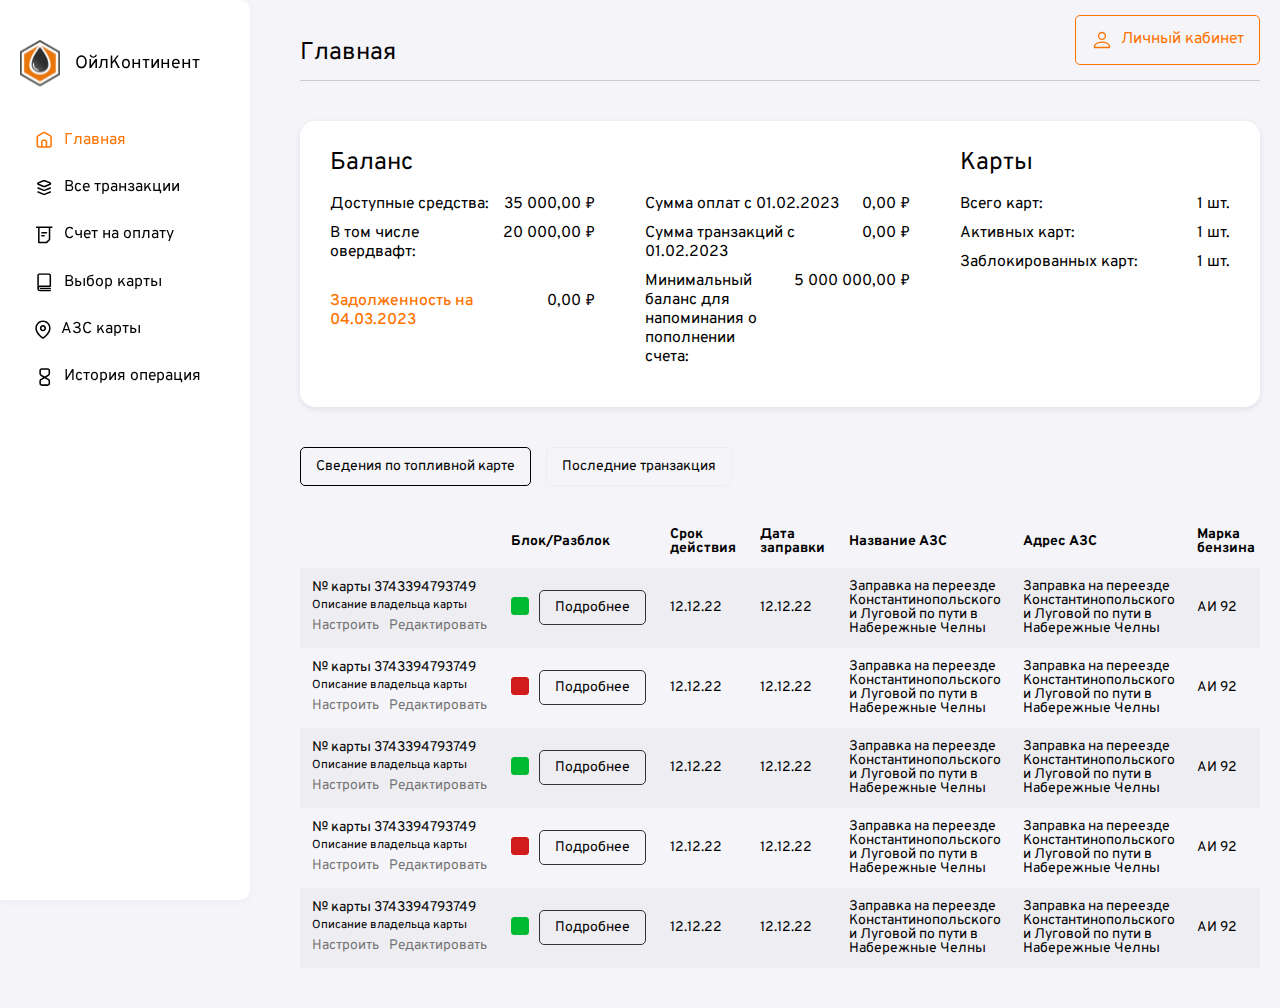
<file: lk-main.html>
<!DOCTYPE html>
<html lang="ru">

<head>
	<title>Главная</title>
	<meta charset="UTF-8">
	<meta name="format-detection" content="telephone=no">
	<!-- <style>body{opacity: 0;}</style> -->
	<link rel="stylesheet" href="css/style.min.css?_v=20230307105103">
	<link rel="shortcut icon" href="favicon.ico">
	<!-- <meta name="robots" content="noindex, nofollow"> -->
	<meta name="viewport" content="width=device-width, initial-scale=1.0">
</head>

<body>
	<div class="wrapper bg-gray">
		<aside class="sidebar">
			<a href="" class="sidebar__logo">
				<img src="img/icons/logo.svg" alt="">
				<span>ОйлКонтинент</span>
			</a>
			<nav class="sidebar__navbar">
				<ul class="sidebar__navbar-list">
					<li class="sidebar__navbar-item">
						<a href="lk-main.html" class="sidebar__navbar-link _active">
							<svg width="19" height="19" viewBox="0 0 19 19" fill="none" xmlns="http://www.w3.org/2000/svg">
								<path d="M8.78353 2.28848C9.02849 2.13878 9.33663 2.13878 9.58159 2.28848L14.9382 5.56196C15.1657 5.70097 15.3044 5.94834 15.3044 6.21492V14.5393C15.3044 14.9619 14.9618 15.3046 14.5392 15.3046H12.2435V10.7132C12.2435 9.44531 11.2157 8.4175 9.94779 8.4175H8.41733C7.14946 8.4175 6.12164 9.44531 6.12164 10.7132V15.3046H3.82596C3.40333 15.3046 3.06073 14.9619 3.06073 14.5393V6.21492C3.06073 5.94834 3.19946 5.70097 3.42693 5.56196L8.78353 2.28848ZM7.6521 15.3046V10.7132C7.6521 10.2906 7.99471 9.94795 8.41733 9.94795H9.94779C10.3704 9.94795 10.713 10.2906 10.713 10.7132V15.3046H7.6521ZM11.4782 16.835H14.5392C15.807 16.835 16.8348 15.8072 16.8348 14.5393V6.21492C16.8348 5.41518 16.4186 4.67307 15.7362 4.25605L10.3796 0.982571C9.64477 0.533479 8.72035 0.533479 7.98547 0.982571L2.62887 4.25605C1.94647 4.67307 1.53027 5.41518 1.53027 6.21492V14.5393C1.53027 15.8072 2.55809 16.835 3.82596 16.835H6.88687H11.4782Z" fill="black" />
							</svg>
							<span>Главная</span>
						</a>
					</li>
					<li class="sidebar__navbar-item">
						<a href="lk-transactions.html" class="sidebar__navbar-link">
							<svg width="19" height="19" viewBox="0 0 19 19" fill="none" xmlns="http://www.w3.org/2000/svg">
								<path d="M9.46656 3.49889C9.28412 3.42591 9.0806 3.42591 8.89816 3.49888L3.59052 5.62194L8.89816 7.745C9.0806 7.81798 9.28412 7.81798 9.46656 7.745L14.7742 5.62194L9.46656 3.49889ZM3.02212 4.20095L8.32976 2.07789C8.87708 1.85896 9.48764 1.85896 10.035 2.07789L15.3426 4.20095C16.6253 4.71405 16.6253 6.52984 15.3426 7.04294L10.035 9.16599C9.48764 9.38492 8.87708 9.38492 8.32976 9.16599L3.02212 7.04294C1.73937 6.52984 1.73937 4.71405 3.02212 4.20095ZM2.35003 9.77606C2.50699 9.38366 2.95233 9.1928 3.34473 9.34976L9.18236 11.6848L15.02 9.34976C15.4124 9.1928 15.8577 9.38366 16.0147 9.77606C16.1716 10.1685 15.9808 10.6138 15.5884 10.7708L9.75076 13.1058C9.38588 13.2518 8.97884 13.2518 8.61396 13.1058L2.77633 10.7708C2.38394 10.6138 2.19308 10.1685 2.35003 9.77606ZM3.34473 13.329C2.95233 13.172 2.50699 13.3629 2.35003 13.7553C2.19308 14.1477 2.38394 14.593 2.77633 14.75L8.61396 17.085C8.97884 17.231 9.38588 17.231 9.75076 17.085L15.5884 14.75C15.9808 14.593 16.1716 14.1477 16.0147 13.7553C15.8577 13.3629 15.4124 13.172 15.02 13.329L9.18236 15.664L3.34473 13.329Z" fill="black" />
							</svg>
							<span>Все транзакции</span>
						</a>
					</li>
					<li class="sidebar__navbar-item">
						<a href="lk-payment.html" class="sidebar__navbar-link">
							<svg width="19" height="20" viewBox="0 0 19 20" fill="none" xmlns="http://www.w3.org/2000/svg">
								<path d="M0.765137 2.29694C0.765137 1.87431 1.10774 1.53171 1.53037 1.53171H16.8349C17.2576 1.53171 17.6002 1.87431 17.6002 2.29694C17.6002 2.71956 17.2576 3.06216 16.8349 3.06216H15.3045V14.5406C15.3045 14.7435 15.2239 14.9382 15.0803 15.0817L12.0194 18.1426C11.8759 18.2861 11.6813 18.3667 11.4783 18.3667H3.82605C3.40343 18.3667 3.06082 18.0241 3.06082 17.6015V3.06216H1.53037C1.10774 3.06216 0.765137 2.71956 0.765137 2.29694ZM4.59128 3.06216V16.8363H11.1614L13.774 14.2236V3.06216H4.59128ZM6.12174 7.65354C6.12174 7.23091 6.46434 6.88831 6.88696 6.88831H11.4783C11.901 6.88831 12.2436 7.23091 12.2436 7.65354C12.2436 8.07616 11.901 8.41876 11.4783 8.41876H6.88696C6.46434 8.41876 6.12174 8.07616 6.12174 7.65354ZM6.12174 10.7144C6.12174 10.2918 6.46434 9.94922 6.88696 9.94922H9.18265C9.60528 9.94922 9.94788 10.2918 9.94788 10.7144C9.94788 11.1371 9.60528 11.4797 9.18265 11.4797H6.88696C6.46434 11.4797 6.12174 11.1371 6.12174 10.7144Z" fill="black" />
							</svg>
							<span>Счет на оплату</span>
						</a>
					</li>
					<li class="sidebar__navbar-item">
						<a href="lk-map.html" class="sidebar__navbar-link">
							<svg width="19" height="19" viewBox="0 0 19 19" fill="none" xmlns="http://www.w3.org/2000/svg">
								<g clip-path="url(#clip0_899_66)">
									<path d="M2.2959 2.44547C2.2959 1.17759 3.32371 0.14978 4.59158 0.14978H13.7743C15.0422 0.14978 16.07 1.17759 16.07 2.44547V13.1587C16.07 13.5813 15.7274 13.9239 15.3048 13.9239H5.35681C4.51156 13.9239 3.82636 14.6091 3.82636 15.4544C3.82636 16.2996 4.51156 16.9848 5.35681 16.9848H15.3048C15.7274 16.9848 16.07 17.3274 16.07 17.75C16.07 18.1727 15.7274 18.5153 15.3048 18.5153H5.35681C3.66632 18.5153 2.2959 17.1448 2.2959 15.4544C2.2959 15.3683 2.29945 15.2831 2.30641 15.1989C2.2995 15.1575 2.2959 15.115 2.2959 15.0717V2.44547ZM14.5396 2.44547C14.5396 2.02284 14.1969 1.68024 13.7743 1.68024H4.59158C4.16896 1.68024 3.82636 2.02284 3.82636 2.44547V12.8029C4.27658 12.5425 4.79929 12.3934 5.35681 12.3934H14.5396V2.44547ZM5.35681 14.6891C4.93419 14.6891 4.59158 15.0317 4.59158 15.4544C4.59158 15.877 4.93419 16.2196 5.35681 16.2196H15.3048C15.7274 16.2196 16.07 15.877 16.07 15.4544C16.07 15.0317 15.7274 14.6891 15.3048 14.6891H5.35681Z" fill="black" />
								</g>
								<defs>
									<clipPath id="clip0_899_66">
										<rect width="18.3655" height="18.3655" fill="white" transform="translate(0 0.14978)" />
									</clipPath>
								</defs>
							</svg>
							<span> Выбор карты</span>
						</a>
					</li>
					<li class="sidebar__navbar-item">
						<a href="" class="sidebar__navbar-link">
							<svg width="16" height="19" viewBox="0 0 16 19" fill="none" xmlns="http://www.w3.org/2000/svg">
								<path d="M3.6194 3.85652C4.76746 2.70845 6.32457 2.06348 7.94818 2.06348C9.57179 2.06348 11.1289 2.70845 12.277 3.85652C13.425 5.00458 14.07 6.5617 14.07 8.18531C14.07 10.556 12.5275 12.8565 10.8362 14.6417C10.0062 15.5179 9.17357 16.2351 8.5476 16.7336C8.31464 16.9191 8.11116 17.0736 7.94818 17.194C7.78521 17.0736 7.58173 16.9191 7.34876 16.7336C6.7228 16.2351 5.89019 15.5179 5.06017 14.6417C3.36886 12.8565 1.82636 10.556 1.82636 8.18531C1.82636 6.5617 2.47133 5.00458 3.6194 3.85652ZM7.5233 18.7697C7.52352 18.7699 7.52371 18.77 7.94818 18.1333L7.52371 18.77C7.78075 18.9413 8.11562 18.9413 8.37266 18.77L7.94818 18.1333C8.37266 18.77 8.37285 18.7699 8.37307 18.7697L8.37364 18.7693L8.37526 18.7682L8.38036 18.7648L8.39789 18.753C8.41279 18.7428 8.43405 18.7283 8.46123 18.7095C8.51558 18.6718 8.59368 18.617 8.69215 18.5459C8.889 18.4037 9.16768 18.1962 9.50097 17.9308C10.1663 17.401 11.0555 16.6356 11.9472 15.6943C13.6994 13.8447 15.6005 11.1712 15.6005 8.18531C15.6005 6.15579 14.7942 4.2094 13.3592 2.77432C11.9241 1.33924 9.9777 0.53302 7.94818 0.53302C5.91867 0.53302 3.97228 1.33924 2.5372 2.77432C1.10212 4.2094 0.295898 6.15579 0.295898 8.18531C0.295898 11.1712 2.19693 13.8447 3.94914 15.6943C4.84089 16.6356 5.73004 17.401 6.3954 17.9308C6.72869 18.1962 7.00737 18.4037 7.20422 18.5459C7.30269 18.617 7.38079 18.6718 7.43514 18.7095C7.46232 18.7283 7.48357 18.7428 7.49847 18.753L7.51601 18.7648L7.52111 18.7682L7.52273 18.7693L7.5233 18.7697ZM6.41773 8.18531C6.41773 7.34006 7.10294 6.65485 7.94818 6.65485C8.79343 6.65485 9.47864 7.34006 9.47864 8.18531C9.47864 9.03055 8.79343 9.71576 7.94818 9.71576C7.10294 9.71576 6.41773 9.03055 6.41773 8.18531ZM7.94818 5.12439C6.25769 5.12439 4.88727 6.49481 4.88727 8.18531C4.88727 9.8758 6.25769 11.2462 7.94818 11.2462C9.63868 11.2462 11.0091 9.8758 11.0091 8.18531C11.0091 6.49481 9.63868 5.12439 7.94818 5.12439Z" fill="black" />
							</svg>
							<span>АЗС карты</span>
						</a>
					</li>
					<li class="sidebar__navbar-item">
						<a href="lk-history.html" class="sidebar__navbar-link">
							<svg width="19" height="20" viewBox="0 0 19 20" fill="none" xmlns="http://www.w3.org/2000/svg">
								<path d="M6.65213 1.29889C5.38426 1.29889 4.35645 2.3267 4.35645 3.59458V6.81746C4.35645 7.6172 4.77264 8.3593 5.45505 8.77633L8.19402 10.4501L5.53725 11.9261C4.80845 12.331 4.35645 13.0992 4.35645 13.9329V16.6035C4.35645 17.8713 5.38426 18.8991 6.65213 18.8991H12.774C14.0418 18.8991 15.0696 17.8713 15.0696 16.6035V13.9329C15.0696 13.0992 14.6176 12.331 13.8888 11.9261L11.2321 10.4501L13.971 8.77633C14.6534 8.3593 15.0696 7.6172 15.0696 6.81746V3.59457C15.0696 2.3267 14.0418 1.29889 12.774 1.29889H6.65213ZM5.8869 3.59458C5.8869 3.17195 6.22951 2.82935 6.65213 2.82935H12.774C13.1966 2.82935 13.5392 3.17195 13.5392 3.59457V6.81746C13.5392 7.08404 13.4005 7.33141 13.173 7.47042L10.1121 9.34097C9.86711 9.49067 9.55898 9.49067 9.31402 9.34097L6.2531 7.47042C6.02563 7.33141 5.8869 7.08404 5.8869 6.81746V3.59458ZM5.8869 16.6035V13.9329C5.8869 13.655 6.03757 13.399 6.2805 13.264L9.34142 11.5635C9.57253 11.4351 9.85356 11.4351 10.0847 11.5635L13.1456 13.264C13.3885 13.399 13.5392 13.655 13.5392 13.9329V16.6035C13.5392 17.0261 13.1966 17.3687 12.774 17.3687H6.65213C6.22951 17.3687 5.8869 17.0261 5.8869 16.6035Z" fill="black" />
							</svg>
							<span>История операция</span>
						</a>
					</li>
				</ul>
			</nav>
		</aside>
		<main class="content-wrapper">
			<header class="header-lk">
				<nav class="header-lk__navbar">
					<h1 class="header-lk__title">Главная</h1>
					<a href="lk.html" type="button" class="header__btn">
						<svg xmlns="http://www.w3.org/2000/svg" width="22" height="22" fill="currentColor" class="bi bi-person" viewBox="0 0 16 16">
							<path d="M8 8a3 3 0 1 0 0-6 3 3 0 0 0 0 6Zm2-3a2 2 0 1 1-4 0 2 2 0 0 1 4 0Zm4 8c0 1-1 1-1 1H3s-1 0-1-1 1-4 6-4 6 3 6 4Zm-1-.004c-.001-.246-.154-.986-.832-1.664C11.516 10.68 10.289 10 8 10c-2.29 0-3.516.68-4.168 1.332-.678.678-.83 1.418-.832 1.664h10Z" />
						</svg>
						<span>Личный кабинет</span>
					</a>
				</nav>
				<div class="header__menu menu">
					<button type="button" class="menu__icon icon-menu"><span></span></button>
				</div>
			</header>
			<div class="card card-main">
				<div class="card__inner">
					<div class="card__block">
						<h6 class="card__title">Баланс</h6>
						<div class="card__row">
							<div class="card__col">
								<div class="card__item">
									<div class="card__text">Доступные средства:</div>
									<div class="card__value">35 000,00 ₽</div>
								</div>
								<div class="card__item">
									<div class="card__text">В том числе овердвафт:</div>
									<div class="card__value">20 000,00 ₽</div>
								</div>
								<div class="card__item _debt">
									<div class="card__text">Задолженность на 04.03.2023</div>
									<div class="card__value">0,00 ₽</div>
								</div>
							</div>
							<div class="card__col">
								<div class="card__item">
									<div class="card__text">Сумма оплат с 01.02.2023</div>
									<div class="card__value">0,00 ₽</div>
								</div>
								<div class="card__item">
									<div class="card__text">Сумма транзакций с 01.02.2023</div>
									<div class="card__value">0,00 ₽</div>
								</div>
								<div class="card__item">
									<div class="card__text">
										Минимальный баланс для напоминания о пополнении счета:
									</div>
									<div class="card__value">5 000 000,00 ₽</div>
								</div>
							</div>
						</div>
					</div>

					<div class="card__block">
						<h6 class="card__title">Карты</h6>
						<div class="card__col">
							<div class="card__item">
								<div class="card__text">Всего карт:</div>
								<div class="card__value">1 шт.</div>
							</div>
							<div class="card__item">
								<div class="card__text">Активных карт:</div>
								<div class="card__value">1 шт.</div>
							</div>
							<div class="card__item">
								<div class="card__text">Заблокированных карт:</div>
								<div class="card__value">1 шт.</div>
							</div>
						</div>
					</div>
				</div>
			</div>

			<div data-tabs class="tabs">
				<nav data-tabs-titles class="tabs__navigation">
					<button type="button" class="tabs__title _tab-active">Сведения по топливной карте</button>
					<button type="button" class="tabs__title">Последние транзакция</button>
				</nav>
				<div data-tabs-body class="tabs__content">
					<div class="tabs__body">
						<div class="table-section">
							<table class="table">
								<thead class="table__head">
									<tr>
										<th scope="col"></th>
										<th scope="col">Блок/Разблок</th>
										<th scope="col">Срок действия</th>
										<th scope="col">Дата заправки</th>
										<th scope="col">Название АЗС</th>
										<th scope="col">Адрес АЗС</th>
										<th scope="col">Марка бензина</th>
										<th scope="col">Литраж</th>
										<th scope="col">Цена, л</th>
										<th scope="col">Сумма</th>
									</tr>
								</thead>
								<tbody>
									<tr scope="row">
										<td>
											<div class="table__wrap">
												№ карты 3743394793749
												<small class="table__desc">Описание владельца карты</small>
												<div class="table__control">
													<button class="table__control-btn">Настроить</button>
													<button class="table__control-btn">Редактировать</button>
												</div>
											</div>
										</td>
										<td>
											<div class="table__row">
												<div class="checkbox-status">
													<input id="c_1" class="checkbox-status__input" type="checkbox" value="1" checked>
													<label for="c_1" class="checkbox-status__label"></label>
												</div>
												<a href="lk-cart.html" class="table__link">Подробнее</a>
											</div>

										</td>

										<td>12.12.22</td>
										<td>12.12.22</td>
										<td>
											<div class="table__text">
												Заправка на переезде Константинопольского и Луговой по пути в
												Набережные Челны
											</div>
										</td>
										<td>
											<div class="table__text">
												Заправка на переезде Константинопольского и Луговой по пути в
												Набережные Челны
											</div>
										</td>
										<td>АИ 92</td>
										<td>15</td>
										<td>15</td>
										<td>15</td>
									</tr>
									<tr scope="row">
										<td>
											<div class="table__wrap">
												№ карты 3743394793749
												<small class="table__desc">Описание владельца карты</small>
												<div class="table__control">
													<button class="table__control-btn">Настроить</button>
													<button class="table__control-btn">Редактировать</button>
												</div>
											</div>
										</td>
										<td>
											<div class="table__row">
												<div class="checkbox-status">
													<input id="c_2" class="checkbox-status__input" type="checkbox" value="1">
													<label for="c_2" class="checkbox-status__label"></label>
												</div>
												<a href="lk-cart.html" class="table__link">Подробнее</a>
											</div>

										</td>

										<td>12.12.22</td>
										<td>12.12.22</td>
										<td>
											<div class="table__text">
												Заправка на переезде Константинопольского и Луговой по пути в
												Набережные Челны
											</div>
										</td>
										<td>
											<div class="table__text">
												Заправка на переезде Константинопольского и Луговой по пути в
												Набережные Челны
											</div>
										</td>
										<td>АИ 92</td>
										<td>15</td>
										<td>15</td>
										<td>15</td>
									</tr>
									<tr scope="row">
										<td>
											<div class="table__wrap">
												№ карты 3743394793749
												<small class="table__desc">Описание владельца карты</small>
												<div class="table__control">
													<button class="table__control-btn">Настроить</button>
													<button class="table__control-btn">Редактировать</button>
												</div>
											</div>
										</td>
										<td>
											<div class="table__row">
												<div class="checkbox-status">
													<input id="c_3" class="checkbox-status__input" type="checkbox" value="1" checked>
													<label for="c_3" class="checkbox-status__label"></label>
												</div>
												<a href="lk-cart.html" class="table__link">Подробнее</a>
											</div>

										</td>

										<td>12.12.22</td>
										<td>12.12.22</td>
										<td>
											<div class="table__text">
												Заправка на переезде Константинопольского и Луговой по пути в
												Набережные Челны
											</div>
										</td>
										<td>
											<div class="table__text">
												Заправка на переезде Константинопольского и Луговой по пути в
												Набережные Челны
											</div>
										</td>
										<td>АИ 92</td>
										<td>15</td>
										<td>15</td>
										<td>15</td>
									</tr>
									<tr scope="row">
										<td>
											<div class="table__wrap">
												№ карты 3743394793749
												<small class="table__desc">Описание владельца карты</small>
												<div class="table__control">
													<button class="table__control-btn">Настроить</button>
													<button class="table__control-btn">Редактировать</button>
												</div>
											</div>
										</td>
										<td>
											<div class="table__row">
												<div class="checkbox-status">
													<input id="c_4" class="checkbox-status__input" type="checkbox" value="1">
													<label for="c_4" class="checkbox-status__label"></label>
												</div>
												<a href="lk-cart.html" class="table__link">Подробнее</a>
											</div>

										</td>

										<td>12.12.22</td>
										<td>12.12.22</td>
										<td>
											<div class="table__text">
												Заправка на переезде Константинопольского и Луговой по пути в
												Набережные Челны
											</div>
										</td>
										<td>
											<div class="table__text">
												Заправка на переезде Константинопольского и Луговой по пути в
												Набережные Челны
											</div>
										</td>
										<td>АИ 92</td>
										<td>15</td>
										<td>15</td>
										<td>15</td>
									</tr>
									<tr scope="row">
										<td>
											<div class="table__wrap">
												№ карты 3743394793749
												<small class="table__desc">Описание владельца карты</small>
												<div class="table__control">
													<button class="table__control-btn">Настроить</button>
													<button class="table__control-btn">Редактировать</button>
												</div>
											</div>
										</td>
										<td>
											<div class="table__row">
												<div class="checkbox-status">
													<input id="c_5" class="checkbox-status__input" type="checkbox" value="1" checked>
													<label for="c_5" class="checkbox-status__label"></label>
												</div>
												<a href="lk-cart.html" class="table__link">Подробнее</a>
											</div>

										</td>

										<td>12.12.22</td>
										<td>12.12.22</td>
										<td>
											<div class="table__text">
												Заправка на переезде Константинопольского и Луговой по пути в
												Набережные Челны
											</div>
										</td>
										<td>
											<div class="table__text">
												Заправка на переезде Константинопольского и Луговой по пути в
												Набережные Челны
											</div>
										</td>
										<td>АИ 92</td>
										<td>15</td>
										<td>15</td>
										<td>15</td>
									</tr>
								</tbody>
							</table>
						</div>

					</div>
					<div class="tabs__body">
						<div class="table-section">
							<table class="table">
								<thead class="table__head">
									<tr>
										<th scope="col"></th>
										<th scope="col">Блок/Разблок</th>
										<th scope="col">Срок действия</th>
										<th scope="col">Дата заправки</th>
										<th scope="col">Название АЗС</th>
										<th scope="col">Адрес АЗС</th>
										<th scope="col">Марка бензина</th>
										<th scope="col">Литраж</th>
										<th scope="col">Цена, л</th>
										<th scope="col">Сумма</th>
									</tr>
								</thead>
								<tbody>
									<tr scope="row">
										<td>
											<div class="table__wrap">
												№ карты 3743394793749
												<small class="table__desc">Описание владельца карты</small>
												<div class="table__control">
													<button class="table__control-btn">Настроить</button>
													<button class="table__control-btn">Редактировать</button>
												</div>
											</div>
										</td>
										<td>
											<div class="table__row">
												<div class="checkbox-status">
													<input id="c_6" class="checkbox-status__input" type="checkbox" value="1" checked>
													<label for="c_6" class="checkbox-status__label"></label>
												</div>
												<a href="lk-cart.html" class="table__link">Подробнее</a>
											</div>

										</td>

										<td>12.12.22</td>
										<td>12.12.22</td>
										<td>
											<div class="table__text">
												Заправка на переезде Константинопольского и Луговой по пути в
												Набережные Челны
											</div>
										</td>
										<td>
											<div class="table__text">
												Заправка на переезде Константинопольского и Луговой по пути в
												Набережные Челны
											</div>
										</td>
										<td>АИ 92</td>
										<td>15</td>
										<td>15</td>
										<td>15</td>
									</tr>
									<tr scope="row">
										<td>
											<div class="table__wrap">
												№ карты 3743394793749
												<small class="table__desc">Описание владельца карты</small>
												<div class="table__control">
													<button class="table__control-btn">Настроить</button>
													<button class="table__control-btn">Редактировать</button>
												</div>
											</div>
										</td>
										<td>
											<div class="table__row">
												<div class="checkbox-status">
													<input id="c_7" class="checkbox-status__input" type="checkbox" value="1">
													<label for="c_7" class="checkbox-status__label"></label>
												</div>
												<a href="lk-cart.html" class="table__link">Подробнее</a>
											</div>

										</td>

										<td>12.12.22</td>
										<td>12.12.22</td>
										<td>
											<div class="table__text">
												Заправка на переезде Константинопольского и Луговой по пути в
												Набережные Челны
											</div>
										</td>
										<td>
											<div class="table__text">
												Заправка на переезде Константинопольского и Луговой по пути в
												Набережные Челны
											</div>
										</td>
										<td>АИ 92</td>
										<td>15</td>
										<td>15</td>
										<td>15</td>
									</tr>
									<tr scope="row">
										<td>
											<div class="table__wrap">
												№ карты 3743394793749
												<small class="table__desc">Описание владельца карты</small>
												<div class="table__control">
													<button class="table__control-btn">Настроить</button>
													<button class="table__control-btn">Редактировать</button>
												</div>
											</div>
										</td>
										<td>
											<div class="table__row">
												<div class="checkbox-status">
													<input id="c_8" class="checkbox-status__input" type="checkbox" value="1" checked>
													<label for="c_8" class="checkbox-status__label"></label>
												</div>
												<a href="lk-cart.html" class="table__link">Подробнее</a>
											</div>

										</td>

										<td>12.12.22</td>
										<td>12.12.22</td>
										<td>
											<div class="table__text">
												Заправка на переезде Константинопольского и Луговой по пути в
												Набережные Челны
											</div>
										</td>
										<td>
											<div class="table__text">
												Заправка на переезде Константинопольского и Луговой по пути в
												Набережные Челны
											</div>
										</td>
										<td>АИ 92</td>
										<td>15</td>
										<td>15</td>
										<td>15</td>
									</tr>
									<tr scope="row">
										<td>
											<div class="table__wrap">
												№ карты 3743394793749
												<small class="table__desc">Описание владельца карты</small>
												<div class="table__control">
													<button class="table__control-btn">Настроить</button>
													<button class="table__control-btn">Редактировать</button>
												</div>
											</div>
										</td>
										<td>
											<div class="table__row">
												<div class="checkbox-status">
													<input id="c_9" class="checkbox-status__input" type="checkbox" value="1">
													<label for="c_9" class="checkbox-status__label"></label>
												</div>
												<a href="lk-cart.html" class="table__link">Подробнее</a>
											</div>

										</td>

										<td>12.12.22</td>
										<td>12.12.22</td>
										<td>
											<div class="table__text">
												Заправка на переезде Константинопольского и Луговой по пути в
												Набережные Челны
											</div>
										</td>
										<td>
											<div class="table__text">
												Заправка на переезде Константинопольского и Луговой по пути в
												Набережные Челны
											</div>
										</td>
										<td>АИ 92</td>
										<td>15</td>
										<td>15</td>
										<td>15</td>
									</tr>
									<tr scope="row">
										<td>
											<div class="table__wrap">
												№ карты 3743394793749
												<small class="table__desc">Описание владельца карты</small>
												<div class="table__control">
													<button class="table__control-btn">Настроить</button>
													<button class="table__control-btn">Редактировать</button>
												</div>
											</div>
										</td>
										<td>
											<div class="table__row">
												<div class="checkbox-status">
													<input id="c_10" class="checkbox-status__input" type="checkbox" value="1" checked>
													<label for="c_10" class="checkbox-status__label"></label>
												</div>
												<a href="lk-cart.html" class="table__link">Подробнее</a>
											</div>

										</td>

										<td>12.12.22</td>
										<td>12.12.22</td>
										<td>
											<div class="table__text">
												Заправка на переезде Константинопольского и Луговой по пути в
												Набережные Челны
											</div>
										</td>
										<td>
											<div class="table__text">
												Заправка на переезде Константинопольского и Луговой по пути в
												Набережные Челны
											</div>
										</td>
										<td>АИ 92</td>
										<td>15</td>
										<td>15</td>
										<td>15</td>
									</tr>
								</tbody>
							</table>
						</div>

					</div>
				</div>
			</div>


		</main>
	</div>
	<!-- 
<div id="popup" aria-hidden="true" class="popup">
	<div class="popup__wrapper">
		<div class="popup__content">
			<button data-close type="button" class="popup__close">Закрыть</button>
			<div class="popup__text">
			</div>
		</div>
	</div>
</div>
 -->
	<script src="https://api-maps.yandex.ru/2.1/?apikey=562bae56-7532-4afb-bb3e-e10bfb191f68&lang=ru_RU&_v=20230307105103" type="text/javascript"></script>
	<script src="js/app.min.js?_v=20230307105103"></script>
</body>

</html>
</file>
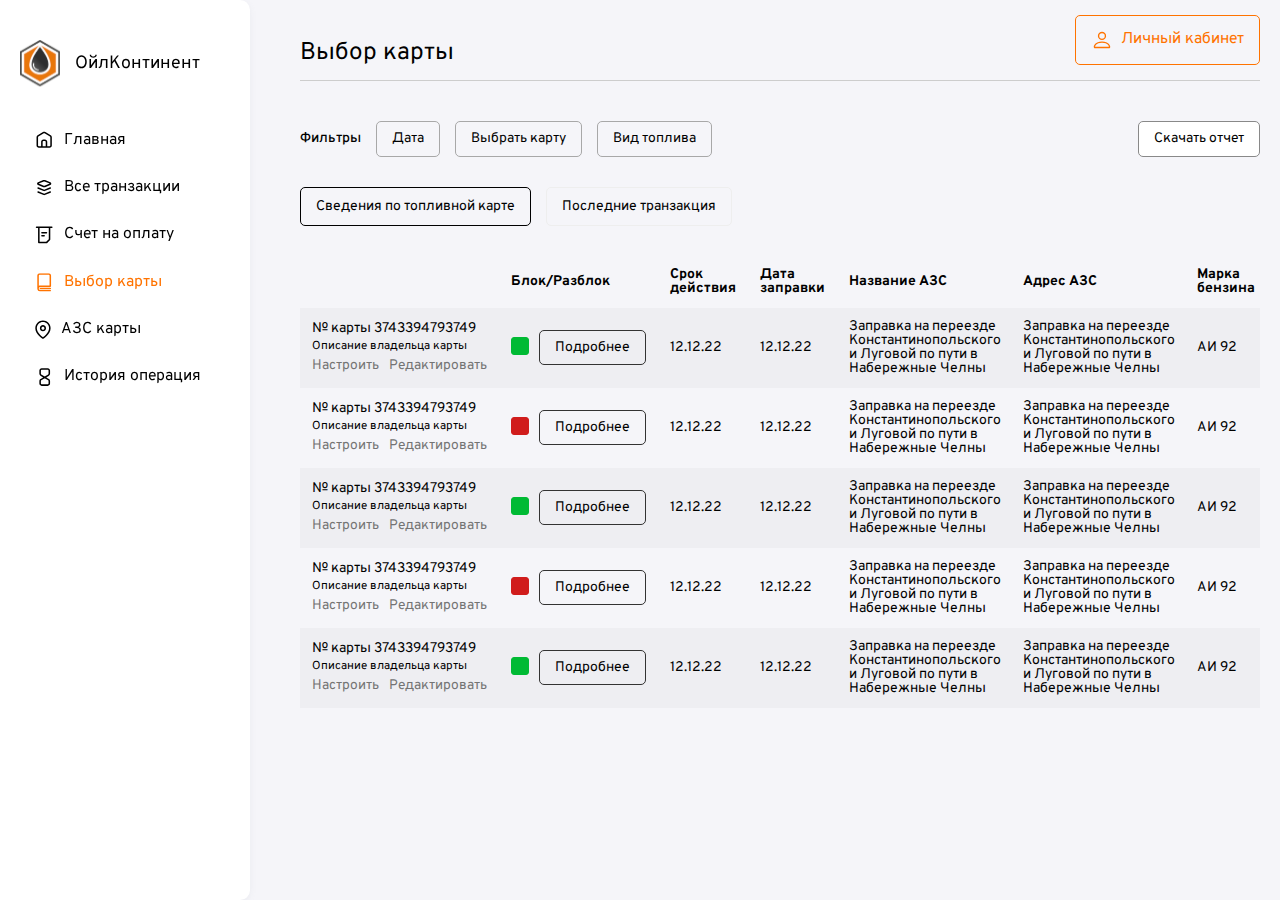
<file: lk-map.html>
<!DOCTYPE html>
<html lang="ru">

<head>
	<title>Выбор карты</title>
	<meta charset="UTF-8">
	<meta name="format-detection" content="telephone=no">
	<!-- <style>body{opacity: 0;}</style> -->
	<link rel="stylesheet" href="css/style.min.css?_v=20230307105103">
	<link rel="shortcut icon" href="favicon.ico">
	<!-- <meta name="robots" content="noindex, nofollow"> -->
	<meta name="viewport" content="width=device-width, initial-scale=1.0">
</head>

<body>
	<div class="wrapper bg-gray">
		<aside class="sidebar">
			<a href="" class="sidebar__logo">
				<img src="img/icons/logo.svg" alt="">
				<span>ОйлКонтинент</span>
			</a>
			<nav class="sidebar__navbar">
				<ul class="sidebar__navbar-list">
					<li class="sidebar__navbar-item">
						<a href="lk-main.html" class="sidebar__navbar-link">
							<svg width="19" height="19" viewBox="0 0 19 19" fill="none" xmlns="http://www.w3.org/2000/svg">
								<path d="M8.78353 2.28848C9.02849 2.13878 9.33663 2.13878 9.58159 2.28848L14.9382 5.56196C15.1657 5.70097 15.3044 5.94834 15.3044 6.21492V14.5393C15.3044 14.9619 14.9618 15.3046 14.5392 15.3046H12.2435V10.7132C12.2435 9.44531 11.2157 8.4175 9.94779 8.4175H8.41733C7.14946 8.4175 6.12164 9.44531 6.12164 10.7132V15.3046H3.82596C3.40333 15.3046 3.06073 14.9619 3.06073 14.5393V6.21492C3.06073 5.94834 3.19946 5.70097 3.42693 5.56196L8.78353 2.28848ZM7.6521 15.3046V10.7132C7.6521 10.2906 7.99471 9.94795 8.41733 9.94795H9.94779C10.3704 9.94795 10.713 10.2906 10.713 10.7132V15.3046H7.6521ZM11.4782 16.835H14.5392C15.807 16.835 16.8348 15.8072 16.8348 14.5393V6.21492C16.8348 5.41518 16.4186 4.67307 15.7362 4.25605L10.3796 0.982571C9.64477 0.533479 8.72035 0.533479 7.98547 0.982571L2.62887 4.25605C1.94647 4.67307 1.53027 5.41518 1.53027 6.21492V14.5393C1.53027 15.8072 2.55809 16.835 3.82596 16.835H6.88687H11.4782Z" fill="black" />
							</svg>
							<span>Главная</span>
						</a>
					</li>
					<li class="sidebar__navbar-item">
						<a href="lk-transactions.html" class="sidebar__navbar-link">
							<svg width="19" height="19" viewBox="0 0 19 19" fill="none" xmlns="http://www.w3.org/2000/svg">
								<path d="M9.46656 3.49889C9.28412 3.42591 9.0806 3.42591 8.89816 3.49888L3.59052 5.62194L8.89816 7.745C9.0806 7.81798 9.28412 7.81798 9.46656 7.745L14.7742 5.62194L9.46656 3.49889ZM3.02212 4.20095L8.32976 2.07789C8.87708 1.85896 9.48764 1.85896 10.035 2.07789L15.3426 4.20095C16.6253 4.71405 16.6253 6.52984 15.3426 7.04294L10.035 9.16599C9.48764 9.38492 8.87708 9.38492 8.32976 9.16599L3.02212 7.04294C1.73937 6.52984 1.73937 4.71405 3.02212 4.20095ZM2.35003 9.77606C2.50699 9.38366 2.95233 9.1928 3.34473 9.34976L9.18236 11.6848L15.02 9.34976C15.4124 9.1928 15.8577 9.38366 16.0147 9.77606C16.1716 10.1685 15.9808 10.6138 15.5884 10.7708L9.75076 13.1058C9.38588 13.2518 8.97884 13.2518 8.61396 13.1058L2.77633 10.7708C2.38394 10.6138 2.19308 10.1685 2.35003 9.77606ZM3.34473 13.329C2.95233 13.172 2.50699 13.3629 2.35003 13.7553C2.19308 14.1477 2.38394 14.593 2.77633 14.75L8.61396 17.085C8.97884 17.231 9.38588 17.231 9.75076 17.085L15.5884 14.75C15.9808 14.593 16.1716 14.1477 16.0147 13.7553C15.8577 13.3629 15.4124 13.172 15.02 13.329L9.18236 15.664L3.34473 13.329Z" fill="black" />
							</svg>
							<span>Все транзакции</span>
						</a>
					</li>
					<li class="sidebar__navbar-item">
						<a href="lk-payment.html" class="sidebar__navbar-link">
							<svg width="19" height="20" viewBox="0 0 19 20" fill="none" xmlns="http://www.w3.org/2000/svg">
								<path d="M0.765137 2.29694C0.765137 1.87431 1.10774 1.53171 1.53037 1.53171H16.8349C17.2576 1.53171 17.6002 1.87431 17.6002 2.29694C17.6002 2.71956 17.2576 3.06216 16.8349 3.06216H15.3045V14.5406C15.3045 14.7435 15.2239 14.9382 15.0803 15.0817L12.0194 18.1426C11.8759 18.2861 11.6813 18.3667 11.4783 18.3667H3.82605C3.40343 18.3667 3.06082 18.0241 3.06082 17.6015V3.06216H1.53037C1.10774 3.06216 0.765137 2.71956 0.765137 2.29694ZM4.59128 3.06216V16.8363H11.1614L13.774 14.2236V3.06216H4.59128ZM6.12174 7.65354C6.12174 7.23091 6.46434 6.88831 6.88696 6.88831H11.4783C11.901 6.88831 12.2436 7.23091 12.2436 7.65354C12.2436 8.07616 11.901 8.41876 11.4783 8.41876H6.88696C6.46434 8.41876 6.12174 8.07616 6.12174 7.65354ZM6.12174 10.7144C6.12174 10.2918 6.46434 9.94922 6.88696 9.94922H9.18265C9.60528 9.94922 9.94788 10.2918 9.94788 10.7144C9.94788 11.1371 9.60528 11.4797 9.18265 11.4797H6.88696C6.46434 11.4797 6.12174 11.1371 6.12174 10.7144Z" fill="black" />
							</svg>
							<span>Счет на оплату</span>
						</a>
					</li>
					<li class="sidebar__navbar-item">
						<a href="lk-map.html" class="sidebar__navbar-link _active">
							<svg width="19" height="19" viewBox="0 0 19 19" fill="none" xmlns="http://www.w3.org/2000/svg">
								<g clip-path="url(#clip0_899_66)">
									<path d="M2.2959 2.44547C2.2959 1.17759 3.32371 0.14978 4.59158 0.14978H13.7743C15.0422 0.14978 16.07 1.17759 16.07 2.44547V13.1587C16.07 13.5813 15.7274 13.9239 15.3048 13.9239H5.35681C4.51156 13.9239 3.82636 14.6091 3.82636 15.4544C3.82636 16.2996 4.51156 16.9848 5.35681 16.9848H15.3048C15.7274 16.9848 16.07 17.3274 16.07 17.75C16.07 18.1727 15.7274 18.5153 15.3048 18.5153H5.35681C3.66632 18.5153 2.2959 17.1448 2.2959 15.4544C2.2959 15.3683 2.29945 15.2831 2.30641 15.1989C2.2995 15.1575 2.2959 15.115 2.2959 15.0717V2.44547ZM14.5396 2.44547C14.5396 2.02284 14.1969 1.68024 13.7743 1.68024H4.59158C4.16896 1.68024 3.82636 2.02284 3.82636 2.44547V12.8029C4.27658 12.5425 4.79929 12.3934 5.35681 12.3934H14.5396V2.44547ZM5.35681 14.6891C4.93419 14.6891 4.59158 15.0317 4.59158 15.4544C4.59158 15.877 4.93419 16.2196 5.35681 16.2196H15.3048C15.7274 16.2196 16.07 15.877 16.07 15.4544C16.07 15.0317 15.7274 14.6891 15.3048 14.6891H5.35681Z" fill="black" />
								</g>
								<defs>
									<clipPath id="clip0_899_66">
										<rect width="18.3655" height="18.3655" fill="white" transform="translate(0 0.14978)" />
									</clipPath>
								</defs>
							</svg>
							<span> Выбор карты</span>
						</a>
					</li>
					<li class="sidebar__navbar-item">
						<a href="lk-locator.html" class="sidebar__navbar-link">
							<svg width="16" height="19" viewBox="0 0 16 19" fill="none" xmlns="http://www.w3.org/2000/svg">
								<path d="M3.6194 3.85652C4.76746 2.70845 6.32457 2.06348 7.94818 2.06348C9.57179 2.06348 11.1289 2.70845 12.277 3.85652C13.425 5.00458 14.07 6.5617 14.07 8.18531C14.07 10.556 12.5275 12.8565 10.8362 14.6417C10.0062 15.5179 9.17357 16.2351 8.5476 16.7336C8.31464 16.9191 8.11116 17.0736 7.94818 17.194C7.78521 17.0736 7.58173 16.9191 7.34876 16.7336C6.7228 16.2351 5.89019 15.5179 5.06017 14.6417C3.36886 12.8565 1.82636 10.556 1.82636 8.18531C1.82636 6.5617 2.47133 5.00458 3.6194 3.85652ZM7.5233 18.7697C7.52352 18.7699 7.52371 18.77 7.94818 18.1333L7.52371 18.77C7.78075 18.9413 8.11562 18.9413 8.37266 18.77L7.94818 18.1333C8.37266 18.77 8.37285 18.7699 8.37307 18.7697L8.37364 18.7693L8.37526 18.7682L8.38036 18.7648L8.39789 18.753C8.41279 18.7428 8.43405 18.7283 8.46123 18.7095C8.51558 18.6718 8.59368 18.617 8.69215 18.5459C8.889 18.4037 9.16768 18.1962 9.50097 17.9308C10.1663 17.401 11.0555 16.6356 11.9472 15.6943C13.6994 13.8447 15.6005 11.1712 15.6005 8.18531C15.6005 6.15579 14.7942 4.2094 13.3592 2.77432C11.9241 1.33924 9.9777 0.53302 7.94818 0.53302C5.91867 0.53302 3.97228 1.33924 2.5372 2.77432C1.10212 4.2094 0.295898 6.15579 0.295898 8.18531C0.295898 11.1712 2.19693 13.8447 3.94914 15.6943C4.84089 16.6356 5.73004 17.401 6.3954 17.9308C6.72869 18.1962 7.00737 18.4037 7.20422 18.5459C7.30269 18.617 7.38079 18.6718 7.43514 18.7095C7.46232 18.7283 7.48357 18.7428 7.49847 18.753L7.51601 18.7648L7.52111 18.7682L7.52273 18.7693L7.5233 18.7697ZM6.41773 8.18531C6.41773 7.34006 7.10294 6.65485 7.94818 6.65485C8.79343 6.65485 9.47864 7.34006 9.47864 8.18531C9.47864 9.03055 8.79343 9.71576 7.94818 9.71576C7.10294 9.71576 6.41773 9.03055 6.41773 8.18531ZM7.94818 5.12439C6.25769 5.12439 4.88727 6.49481 4.88727 8.18531C4.88727 9.8758 6.25769 11.2462 7.94818 11.2462C9.63868 11.2462 11.0091 9.8758 11.0091 8.18531C11.0091 6.49481 9.63868 5.12439 7.94818 5.12439Z" fill="black" />
							</svg>
							<span>АЗС карты</span>
						</a>
					</li>
					<li class="sidebar__navbar-item">
						<a href="lk-history.html" class="sidebar__navbar-link">
							<svg width="19" height="20" viewBox="0 0 19 20" fill="none" xmlns="http://www.w3.org/2000/svg">
								<path d="M6.65213 1.29889C5.38426 1.29889 4.35645 2.3267 4.35645 3.59458V6.81746C4.35645 7.6172 4.77264 8.3593 5.45505 8.77633L8.19402 10.4501L5.53725 11.9261C4.80845 12.331 4.35645 13.0992 4.35645 13.9329V16.6035C4.35645 17.8713 5.38426 18.8991 6.65213 18.8991H12.774C14.0418 18.8991 15.0696 17.8713 15.0696 16.6035V13.9329C15.0696 13.0992 14.6176 12.331 13.8888 11.9261L11.2321 10.4501L13.971 8.77633C14.6534 8.3593 15.0696 7.6172 15.0696 6.81746V3.59457C15.0696 2.3267 14.0418 1.29889 12.774 1.29889H6.65213ZM5.8869 3.59458C5.8869 3.17195 6.22951 2.82935 6.65213 2.82935H12.774C13.1966 2.82935 13.5392 3.17195 13.5392 3.59457V6.81746C13.5392 7.08404 13.4005 7.33141 13.173 7.47042L10.1121 9.34097C9.86711 9.49067 9.55898 9.49067 9.31402 9.34097L6.2531 7.47042C6.02563 7.33141 5.8869 7.08404 5.8869 6.81746V3.59458ZM5.8869 16.6035V13.9329C5.8869 13.655 6.03757 13.399 6.2805 13.264L9.34142 11.5635C9.57253 11.4351 9.85356 11.4351 10.0847 11.5635L13.1456 13.264C13.3885 13.399 13.5392 13.655 13.5392 13.9329V16.6035C13.5392 17.0261 13.1966 17.3687 12.774 17.3687H6.65213C6.22951 17.3687 5.8869 17.0261 5.8869 16.6035Z" fill="black" />
							</svg>
							<span>История операция</span>
						</a>
					</li>
				</ul>
			</nav>
		</aside>
		<main class="content-wrapper">
			<header class="header-lk">
				<nav class="header-lk__navbar">
					<h1 class="header-lk__title">Выбор карты</h1>
					<a href="lk.html" type="button" class="header__btn">
						<svg xmlns="http://www.w3.org/2000/svg" width="22" height="22" fill="currentColor" class="bi bi-person" viewBox="0 0 16 16">
							<path d="M8 8a3 3 0 1 0 0-6 3 3 0 0 0 0 6Zm2-3a2 2 0 1 1-4 0 2 2 0 0 1 4 0Zm4 8c0 1-1 1-1 1H3s-1 0-1-1 1-4 6-4 6 3 6 4Zm-1-.004c-.001-.246-.154-.986-.832-1.664C11.516 10.68 10.289 10 8 10c-2.29 0-3.516.68-4.168 1.332-.678.678-.83 1.418-.832 1.664h10Z" />
						</svg>
						<span>Личный кабинет</span>
					</a>
				</nav>
				<div class="header__menu menu">
					<button type="button" class="menu__icon icon-menu"><span></span></button>
				</div>
			</header>
			<div class="content-header">
				<div class="content-header__left">
					<div class="filter">
						<span class="filter__txt">
							Фильтры
						</span>
						<div class="filter__item">
							<div class="filter__dropdown">
								<div class="filter__dropdown-toggle js-toggle">
									<span class="filter__dropdown-title">Дата</span>
								</div>
								<div class="filter__dropdown-content">
									<ul class="filter__dropdown-list">
										<li class="filter__dropdown-item">
											<button type="button" class="filter__dropdown-value">
												По возрастанию
											</button>
											<button type="button" class="filter__dropdown-value">
												По убыванию
											</button>
										</li>
									</ul>
								</div>
							</div>
						</div>
						<div class="filter__item">
							<div class="filter__dropdown">
								<div class="filter__dropdown-toggle js-toggle">
									<span class="filter__dropdown-title">Выбрать карту</span>
								</div>
								<div class="filter__dropdown-content">
									<ul class="filter__dropdown-list">
										<li class="filter__dropdown-item">
											<div class="filter__dropdown-value">
												<div class="checkbox">
													<input id="f_1" class="checkbox__input" type="checkbox" value="1">
													<label for="f_1" class="checkbox__label"></label>
												</div>
												<div class="filter__dropdown-number">
													№ карты 3743394793749
													<span class="filter__dropdown-txt">
														Описание владельца карты
													</span>
												</div>
											</div>
										</li>
										<li class="filter__dropdown-item">
											<div class="filter__dropdown-value">
												<div class="checkbox">
													<input id="f_2" class="checkbox__input" type="checkbox" value="1">
													<label for="f_2" class="checkbox__label"></label>
												</div>
												<div class="filter__dropdown-number">
													№ карты 3743394793749
													<span class="filter__dropdown-txt">
														Описание владельца карты
													</span>
												</div>
											</div>
										</li>
										<li class="filter__dropdown-item">
											<div class="filter__dropdown-value">
												<div class="checkbox">
													<input id="f_3" class="checkbox__input" type="checkbox" value="1">
													<label for="f_3" class="checkbox__label"></label>
												</div>
												<div class="filter__dropdown-number">
													№ карты 3743394793749
													<span class="filter__dropdown-txt">
														Описание владельца карты
													</span>
												</div>
											</div>
										</li>
									</ul>
								</div>
							</div>
						</div>
						<div class="filter__item">
							<div class="filter__dropdown">
								<div class="filter__dropdown-toggle js-toggle">
									<span class="filter__dropdown-title">Вид топлива</span>
								</div>
								<div class="filter__dropdown-content">
									<ul class="filter__dropdown-list">
										<li class="filter__dropdown-item">
											<button type="button" class="filter__dropdown-value">
												АИ 92
											</button>
											<button type="button" class="filter__dropdown-value">
												А 76
											</button>
											<button type="button" class="filter__dropdown-value">
												А 95
											</button>
										</li>
									</ul>
								</div>
							</div>
						</div>
					</div>
				</div>

				<div class="content-header__right">
					<a href="" class="btn__light-outline">
						Скачать отчет
					</a>
				</div>

			</div>


			<div data-tabs class="tabs">
				<nav data-tabs-titles class="tabs__navigation">
					<button type="button" class="tabs__title _tab-active">Сведения по топливной карте</button>
					<button type="button" class="tabs__title">Последние транзакция</button>
				</nav>
				<div data-tabs-body class="tabs__content">
					<div class="tabs__body">
						<div class="table-section">
							<table class="table">
								<thead class="table__head">
									<tr>
										<th scope="col"></th>
										<th scope="col">Блок/Разблок</th>
										<th scope="col">Срок действия</th>
										<th scope="col">Дата заправки</th>
										<th scope="col">Название АЗС</th>
										<th scope="col">Адрес АЗС</th>
										<th scope="col">Марка бензина</th>
										<th scope="col">Литраж</th>
										<th scope="col">Цена, л</th>
										<th scope="col">Сумма</th>
									</tr>
								</thead>
								<tbody>
									<tr scope="row">
										<td>
											<div class="table__wrap">
												№ карты 3743394793749
												<small class="table__desc">Описание владельца карты</small>
												<div class="table__control">
													<button class="table__control-btn">Настроить</button>
													<button class="table__control-btn">Редактировать</button>
												</div>
											</div>
										</td>
										<td>
											<div class="table__row">
												<div class="checkbox-status">
													<input id="c_1" class="checkbox-status__input" type="checkbox" value="1" checked>
													<label for="c_1" class="checkbox-status__label"></label>
												</div>
												<a href="lk-cart.html" class="table__link">Подробнее</a>
											</div>

										</td>

										<td>12.12.22</td>
										<td>12.12.22</td>
										<td>
											<div class="table__text">
												Заправка на переезде Константинопольского и Луговой по пути в
												Набережные Челны
											</div>
										</td>
										<td>
											<div class="table__text">
												Заправка на переезде Константинопольского и Луговой по пути в
												Набережные Челны
											</div>
										</td>
										<td>АИ 92</td>
										<td>15</td>
										<td>15</td>
										<td>15</td>
									</tr>
									<tr scope="row">
										<td>
											<div class="table__wrap">
												№ карты 3743394793749
												<small class="table__desc">Описание владельца карты</small>
												<div class="table__control">
													<button class="table__control-btn">Настроить</button>
													<button class="table__control-btn">Редактировать</button>
												</div>
											</div>
										</td>
										<td>
											<div class="table__row">
												<div class="checkbox-status">
													<input id="c_2" class="checkbox-status__input" type="checkbox" value="1">
													<label for="c_2" class="checkbox-status__label"></label>
												</div>
												<a href="lk-cart.html" class="table__link">Подробнее</a>
											</div>

										</td>

										<td>12.12.22</td>
										<td>12.12.22</td>
										<td>
											<div class="table__text">
												Заправка на переезде Константинопольского и Луговой по пути в
												Набережные Челны
											</div>
										</td>
										<td>
											<div class="table__text">
												Заправка на переезде Константинопольского и Луговой по пути в
												Набережные Челны
											</div>
										</td>
										<td>АИ 92</td>
										<td>15</td>
										<td>15</td>
										<td>15</td>
									</tr>
									<tr scope="row">
										<td>
											<div class="table__wrap">
												№ карты 3743394793749
												<small class="table__desc">Описание владельца карты</small>
												<div class="table__control">
													<button class="table__control-btn">Настроить</button>
													<button class="table__control-btn">Редактировать</button>
												</div>
											</div>
										</td>
										<td>
											<div class="table__row">
												<div class="checkbox-status">
													<input id="c_3" class="checkbox-status__input" type="checkbox" value="1" checked>
													<label for="c_3" class="checkbox-status__label"></label>
												</div>
												<a href="lk-cart.html" class="table__link">Подробнее</a>
											</div>

										</td>

										<td>12.12.22</td>
										<td>12.12.22</td>
										<td>
											<div class="table__text">
												Заправка на переезде Константинопольского и Луговой по пути в
												Набережные Челны
											</div>
										</td>
										<td>
											<div class="table__text">
												Заправка на переезде Константинопольского и Луговой по пути в
												Набережные Челны
											</div>
										</td>
										<td>АИ 92</td>
										<td>15</td>
										<td>15</td>
										<td>15</td>
									</tr>
									<tr scope="row">
										<td>
											<div class="table__wrap">
												№ карты 3743394793749
												<small class="table__desc">Описание владельца карты</small>
												<div class="table__control">
													<button class="table__control-btn">Настроить</button>
													<button class="table__control-btn">Редактировать</button>
												</div>
											</div>
										</td>
										<td>
											<div class="table__row">
												<div class="checkbox-status">
													<input id="c_4" class="checkbox-status__input" type="checkbox" value="1">
													<label for="c_4" class="checkbox-status__label"></label>
												</div>
												<a href="lk-cart.html" class="table__link">Подробнее</a>
											</div>

										</td>

										<td>12.12.22</td>
										<td>12.12.22</td>
										<td>
											<div class="table__text">
												Заправка на переезде Константинопольского и Луговой по пути в
												Набережные Челны
											</div>
										</td>
										<td>
											<div class="table__text">
												Заправка на переезде Константинопольского и Луговой по пути в
												Набережные Челны
											</div>
										</td>
										<td>АИ 92</td>
										<td>15</td>
										<td>15</td>
										<td>15</td>
									</tr>
									<tr scope="row">
										<td>
											<div class="table__wrap">
												№ карты 3743394793749
												<small class="table__desc">Описание владельца карты</small>
												<div class="table__control">
													<button class="table__control-btn">Настроить</button>
													<button class="table__control-btn">Редактировать</button>
												</div>
											</div>
										</td>
										<td>
											<div class="table__row">
												<div class="checkbox-status">
													<input id="c_5" class="checkbox-status__input" type="checkbox" value="1" checked>
													<label for="c_5" class="checkbox-status__label"></label>
												</div>
												<a href="lk-cart.html" class="table__link">Подробнее</a>
											</div>

										</td>

										<td>12.12.22</td>
										<td>12.12.22</td>
										<td>
											<div class="table__text">
												Заправка на переезде Константинопольского и Луговой по пути в
												Набережные Челны
											</div>
										</td>
										<td>
											<div class="table__text">
												Заправка на переезде Константинопольского и Луговой по пути в
												Набережные Челны
											</div>
										</td>
										<td>АИ 92</td>
										<td>15</td>
										<td>15</td>
										<td>15</td>
									</tr>
								</tbody>
							</table>
						</div>

					</div>
					<div class="tabs__body">
						<div class="table-section">
							<table class="table">
								<thead class="table__head">
									<tr>
										<th scope="col"></th>
										<th scope="col">Блок/Разблок</th>
										<th scope="col">Срок действия</th>
										<th scope="col">Дата заправки</th>
										<th scope="col">Название АЗС</th>
										<th scope="col">Адрес АЗС</th>
										<th scope="col">Марка бензина</th>
										<th scope="col">Литраж</th>
										<th scope="col">Цена, л</th>
										<th scope="col">Сумма</th>
									</tr>
								</thead>
								<tbody>
									<tr scope="row">
										<td>
											<div class="table__wrap">
												№ карты 3743394793749
												<small class="table__desc">Описание владельца карты</small>
												<div class="table__control">
													<button class="table__control-btn">Настроить</button>
													<button class="table__control-btn">Редактировать</button>
												</div>
											</div>
										</td>
										<td>
											<div class="table__row">
												<div class="checkbox-status">
													<input id="c_6" class="checkbox-status__input" type="checkbox" value="1" checked>
													<label for="c_6" class="checkbox-status__label"></label>
												</div>
												<a href="lk-cart.html" class="table__link">Подробнее</a>
											</div>

										</td>

										<td>12.12.22</td>
										<td>12.12.22</td>
										<td>
											<div class="table__text">
												Заправка на переезде Константинопольского и Луговой по пути в
												Набережные Челны
											</div>
										</td>
										<td>
											<div class="table__text">
												Заправка на переезде Константинопольского и Луговой по пути в
												Набережные Челны
											</div>
										</td>
										<td>АИ 92</td>
										<td>15</td>
										<td>15</td>
										<td>15</td>
									</tr>
									<tr scope="row">
										<td>
											<div class="table__wrap">
												№ карты 3743394793749
												<small class="table__desc">Описание владельца карты</small>
												<div class="table__control">
													<button class="table__control-btn">Настроить</button>
													<button class="table__control-btn">Редактировать</button>
												</div>
											</div>
										</td>
										<td>
											<div class="table__row">
												<div class="checkbox-status">
													<input id="c_7" class="checkbox-status__input" type="checkbox" value="1">
													<label for="c_7" class="checkbox-status__label"></label>
												</div>
												<a href="lk-cart.html" class="table__link">Подробнее</a>
											</div>

										</td>

										<td>12.12.22</td>
										<td>12.12.22</td>
										<td>
											<div class="table__text">
												Заправка на переезде Константинопольского и Луговой по пути в
												Набережные Челны
											</div>
										</td>
										<td>
											<div class="table__text">
												Заправка на переезде Константинопольского и Луговой по пути в
												Набережные Челны
											</div>
										</td>
										<td>АИ 92</td>
										<td>15</td>
										<td>15</td>
										<td>15</td>
									</tr>
									<tr scope="row">
										<td>
											<div class="table__wrap">
												№ карты 3743394793749
												<small class="table__desc">Описание владельца карты</small>
												<div class="table__control">
													<button class="table__control-btn">Настроить</button>
													<button class="table__control-btn">Редактировать</button>
												</div>
											</div>
										</td>
										<td>
											<div class="table__row">
												<div class="checkbox-status">
													<input id="c_8" class="checkbox-status__input" type="checkbox" value="1" checked>
													<label for="c_8" class="checkbox-status__label"></label>
												</div>
												<a href="lk-cart.html" class="table__link">Подробнее</a>
											</div>

										</td>

										<td>12.12.22</td>
										<td>12.12.22</td>
										<td>
											<div class="table__text">
												Заправка на переезде Константинопольского и Луговой по пути в
												Набережные Челны
											</div>
										</td>
										<td>
											<div class="table__text">
												Заправка на переезде Константинопольского и Луговой по пути в
												Набережные Челны
											</div>
										</td>
										<td>АИ 92</td>
										<td>15</td>
										<td>15</td>
										<td>15</td>
									</tr>
									<tr scope="row">
										<td>
											<div class="table__wrap">
												№ карты 3743394793749
												<small class="table__desc">Описание владельца карты</small>
												<div class="table__control">
													<button class="table__control-btn">Настроить</button>
													<button class="table__control-btn">Редактировать</button>
												</div>
											</div>
										</td>
										<td>
											<div class="table__row">
												<div class="checkbox-status">
													<input id="c_9" class="checkbox-status__input" type="checkbox" value="1">
													<label for="c_9" class="checkbox-status__label"></label>
												</div>
												<a href="lk-cart.html" class="table__link">Подробнее</a>
											</div>

										</td>

										<td>12.12.22</td>
										<td>12.12.22</td>
										<td>
											<div class="table__text">
												Заправка на переезде Константинопольского и Луговой по пути в
												Набережные Челны
											</div>
										</td>
										<td>
											<div class="table__text">
												Заправка на переезде Константинопольского и Луговой по пути в
												Набережные Челны
											</div>
										</td>
										<td>АИ 92</td>
										<td>15</td>
										<td>15</td>
										<td>15</td>
									</tr>
									<tr scope="row">
										<td>
											<div class="table__wrap">
												№ карты 3743394793749
												<small class="table__desc">Описание владельца карты</small>
												<div class="table__control">
													<button class="table__control-btn">Настроить</button>
													<button class="table__control-btn">Редактировать</button>
												</div>
											</div>
										</td>
										<td>
											<div class="table__row">
												<div class="checkbox-status">
													<input id="c_10" class="checkbox-status__input" type="checkbox" value="1" checked>
													<label for="c_10" class="checkbox-status__label"></label>
												</div>
												<a href="lk-cart.html" class="table__link">Подробнее</a>
											</div>

										</td>

										<td>12.12.22</td>
										<td>12.12.22</td>
										<td>
											<div class="table__text">
												Заправка на переезде Константинопольского и Луговой по пути в
												Набережные Челны
											</div>
										</td>
										<td>
											<div class="table__text">
												Заправка на переезде Константинопольского и Луговой по пути в
												Набережные Челны
											</div>
										</td>
										<td>АИ 92</td>
										<td>15</td>
										<td>15</td>
										<td>15</td>
									</tr>
								</tbody>
							</table>
						</div>

					</div>
				</div>
			</div>


		</main>
	</div>
	<!-- 
<div id="popup" aria-hidden="true" class="popup">
	<div class="popup__wrapper">
		<div class="popup__content">
			<button data-close type="button" class="popup__close">Закрыть</button>
			<div class="popup__text">
			</div>
		</div>
	</div>
</div>
 -->
	<script src="https://api-maps.yandex.ru/2.1/?apikey=562bae56-7532-4afb-bb3e-e10bfb191f68&lang=ru_RU&_v=20230307105103" type="text/javascript"></script>
	<script src="js/app.min.js?_v=20230307105103"></script>
</body>

</html>
</file>
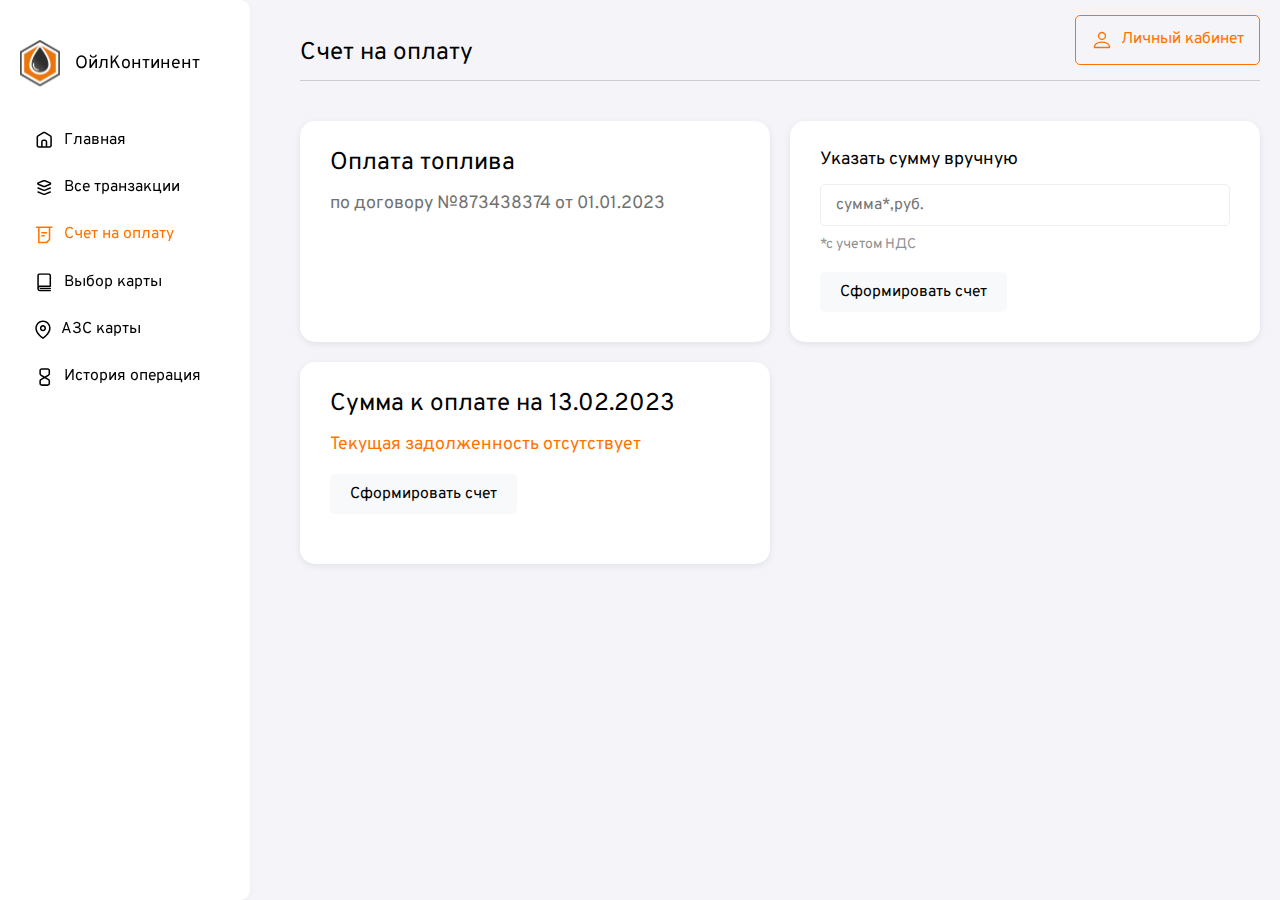
<file: lk-payment.html>
<!DOCTYPE html>
<html lang="ru">

<head>
	<title>Счет на оплату</title>
	<meta charset="UTF-8">
	<meta name="format-detection" content="telephone=no">
	<!-- <style>body{opacity: 0;}</style> -->
	<link rel="stylesheet" href="css/style.min.css?_v=20230307105103">
	<link rel="shortcut icon" href="favicon.ico">
	<!-- <meta name="robots" content="noindex, nofollow"> -->
	<meta name="viewport" content="width=device-width, initial-scale=1.0">
</head>

<body>
	<div class="wrapper bg-gray">
		<aside class="sidebar">
			<a href="" class="sidebar__logo">
				<img src="img/icons/logo.svg" alt="">
				<span>ОйлКонтинент</span>
			</a>
			<nav class="sidebar__navbar">
				<ul class="sidebar__navbar-list">
					<li class="sidebar__navbar-item">
						<a href="lk-main.html" class="sidebar__navbar-link">
							<svg width="19" height="19" viewBox="0 0 19 19" fill="none" xmlns="http://www.w3.org/2000/svg">
								<path d="M8.78353 2.28848C9.02849 2.13878 9.33663 2.13878 9.58159 2.28848L14.9382 5.56196C15.1657 5.70097 15.3044 5.94834 15.3044 6.21492V14.5393C15.3044 14.9619 14.9618 15.3046 14.5392 15.3046H12.2435V10.7132C12.2435 9.44531 11.2157 8.4175 9.94779 8.4175H8.41733C7.14946 8.4175 6.12164 9.44531 6.12164 10.7132V15.3046H3.82596C3.40333 15.3046 3.06073 14.9619 3.06073 14.5393V6.21492C3.06073 5.94834 3.19946 5.70097 3.42693 5.56196L8.78353 2.28848ZM7.6521 15.3046V10.7132C7.6521 10.2906 7.99471 9.94795 8.41733 9.94795H9.94779C10.3704 9.94795 10.713 10.2906 10.713 10.7132V15.3046H7.6521ZM11.4782 16.835H14.5392C15.807 16.835 16.8348 15.8072 16.8348 14.5393V6.21492C16.8348 5.41518 16.4186 4.67307 15.7362 4.25605L10.3796 0.982571C9.64477 0.533479 8.72035 0.533479 7.98547 0.982571L2.62887 4.25605C1.94647 4.67307 1.53027 5.41518 1.53027 6.21492V14.5393C1.53027 15.8072 2.55809 16.835 3.82596 16.835H6.88687H11.4782Z" fill="black" />
							</svg>
							<span>Главная</span>
						</a>
					</li>
					<li class="sidebar__navbar-item">
						<a href="lk-transactions.html" class="sidebar__navbar-link">
							<svg width="19" height="19" viewBox="0 0 19 19" fill="none" xmlns="http://www.w3.org/2000/svg">
								<path d="M9.46656 3.49889C9.28412 3.42591 9.0806 3.42591 8.89816 3.49888L3.59052 5.62194L8.89816 7.745C9.0806 7.81798 9.28412 7.81798 9.46656 7.745L14.7742 5.62194L9.46656 3.49889ZM3.02212 4.20095L8.32976 2.07789C8.87708 1.85896 9.48764 1.85896 10.035 2.07789L15.3426 4.20095C16.6253 4.71405 16.6253 6.52984 15.3426 7.04294L10.035 9.16599C9.48764 9.38492 8.87708 9.38492 8.32976 9.16599L3.02212 7.04294C1.73937 6.52984 1.73937 4.71405 3.02212 4.20095ZM2.35003 9.77606C2.50699 9.38366 2.95233 9.1928 3.34473 9.34976L9.18236 11.6848L15.02 9.34976C15.4124 9.1928 15.8577 9.38366 16.0147 9.77606C16.1716 10.1685 15.9808 10.6138 15.5884 10.7708L9.75076 13.1058C9.38588 13.2518 8.97884 13.2518 8.61396 13.1058L2.77633 10.7708C2.38394 10.6138 2.19308 10.1685 2.35003 9.77606ZM3.34473 13.329C2.95233 13.172 2.50699 13.3629 2.35003 13.7553C2.19308 14.1477 2.38394 14.593 2.77633 14.75L8.61396 17.085C8.97884 17.231 9.38588 17.231 9.75076 17.085L15.5884 14.75C15.9808 14.593 16.1716 14.1477 16.0147 13.7553C15.8577 13.3629 15.4124 13.172 15.02 13.329L9.18236 15.664L3.34473 13.329Z" fill="black" />
							</svg>
							<span>Все транзакции</span>
						</a>
					</li>
					<li class="sidebar__navbar-item">
						<a href="" class="sidebar__navbar-link _active">
							<svg width="19" height="20" viewBox="0 0 19 20" fill="none" xmlns="http://www.w3.org/2000/svg">
								<path d="M0.765137 2.29694C0.765137 1.87431 1.10774 1.53171 1.53037 1.53171H16.8349C17.2576 1.53171 17.6002 1.87431 17.6002 2.29694C17.6002 2.71956 17.2576 3.06216 16.8349 3.06216H15.3045V14.5406C15.3045 14.7435 15.2239 14.9382 15.0803 15.0817L12.0194 18.1426C11.8759 18.2861 11.6813 18.3667 11.4783 18.3667H3.82605C3.40343 18.3667 3.06082 18.0241 3.06082 17.6015V3.06216H1.53037C1.10774 3.06216 0.765137 2.71956 0.765137 2.29694ZM4.59128 3.06216V16.8363H11.1614L13.774 14.2236V3.06216H4.59128ZM6.12174 7.65354C6.12174 7.23091 6.46434 6.88831 6.88696 6.88831H11.4783C11.901 6.88831 12.2436 7.23091 12.2436 7.65354C12.2436 8.07616 11.901 8.41876 11.4783 8.41876H6.88696C6.46434 8.41876 6.12174 8.07616 6.12174 7.65354ZM6.12174 10.7144C6.12174 10.2918 6.46434 9.94922 6.88696 9.94922H9.18265C9.60528 9.94922 9.94788 10.2918 9.94788 10.7144C9.94788 11.1371 9.60528 11.4797 9.18265 11.4797H6.88696C6.46434 11.4797 6.12174 11.1371 6.12174 10.7144Z" fill="black" />
							</svg>
							<span>Счет на оплату</span>
						</a>
					</li>
					<li class="sidebar__navbar-item">
						<a href="lk-map.html" class="sidebar__navbar-link">
							<svg width="19" height="19" viewBox="0 0 19 19" fill="none" xmlns="http://www.w3.org/2000/svg">
								<g clip-path="url(#clip0_899_66)">
									<path d="M2.2959 2.44547C2.2959 1.17759 3.32371 0.14978 4.59158 0.14978H13.7743C15.0422 0.14978 16.07 1.17759 16.07 2.44547V13.1587C16.07 13.5813 15.7274 13.9239 15.3048 13.9239H5.35681C4.51156 13.9239 3.82636 14.6091 3.82636 15.4544C3.82636 16.2996 4.51156 16.9848 5.35681 16.9848H15.3048C15.7274 16.9848 16.07 17.3274 16.07 17.75C16.07 18.1727 15.7274 18.5153 15.3048 18.5153H5.35681C3.66632 18.5153 2.2959 17.1448 2.2959 15.4544C2.2959 15.3683 2.29945 15.2831 2.30641 15.1989C2.2995 15.1575 2.2959 15.115 2.2959 15.0717V2.44547ZM14.5396 2.44547C14.5396 2.02284 14.1969 1.68024 13.7743 1.68024H4.59158C4.16896 1.68024 3.82636 2.02284 3.82636 2.44547V12.8029C4.27658 12.5425 4.79929 12.3934 5.35681 12.3934H14.5396V2.44547ZM5.35681 14.6891C4.93419 14.6891 4.59158 15.0317 4.59158 15.4544C4.59158 15.877 4.93419 16.2196 5.35681 16.2196H15.3048C15.7274 16.2196 16.07 15.877 16.07 15.4544C16.07 15.0317 15.7274 14.6891 15.3048 14.6891H5.35681Z" fill="black" />
								</g>
								<defs>
									<clipPath id="clip0_899_66">
										<rect width="18.3655" height="18.3655" fill="white" transform="translate(0 0.14978)" />
									</clipPath>
								</defs>
							</svg>
							<span> Выбор карты</span>
						</a>
					</li>
					<li class="sidebar__navbar-item">
						<a href="lk-locator.html" class="sidebar__navbar-link">
							<svg width="16" height="19" viewBox="0 0 16 19" fill="none" xmlns="http://www.w3.org/2000/svg">
								<path d="M3.6194 3.85652C4.76746 2.70845 6.32457 2.06348 7.94818 2.06348C9.57179 2.06348 11.1289 2.70845 12.277 3.85652C13.425 5.00458 14.07 6.5617 14.07 8.18531C14.07 10.556 12.5275 12.8565 10.8362 14.6417C10.0062 15.5179 9.17357 16.2351 8.5476 16.7336C8.31464 16.9191 8.11116 17.0736 7.94818 17.194C7.78521 17.0736 7.58173 16.9191 7.34876 16.7336C6.7228 16.2351 5.89019 15.5179 5.06017 14.6417C3.36886 12.8565 1.82636 10.556 1.82636 8.18531C1.82636 6.5617 2.47133 5.00458 3.6194 3.85652ZM7.5233 18.7697C7.52352 18.7699 7.52371 18.77 7.94818 18.1333L7.52371 18.77C7.78075 18.9413 8.11562 18.9413 8.37266 18.77L7.94818 18.1333C8.37266 18.77 8.37285 18.7699 8.37307 18.7697L8.37364 18.7693L8.37526 18.7682L8.38036 18.7648L8.39789 18.753C8.41279 18.7428 8.43405 18.7283 8.46123 18.7095C8.51558 18.6718 8.59368 18.617 8.69215 18.5459C8.889 18.4037 9.16768 18.1962 9.50097 17.9308C10.1663 17.401 11.0555 16.6356 11.9472 15.6943C13.6994 13.8447 15.6005 11.1712 15.6005 8.18531C15.6005 6.15579 14.7942 4.2094 13.3592 2.77432C11.9241 1.33924 9.9777 0.53302 7.94818 0.53302C5.91867 0.53302 3.97228 1.33924 2.5372 2.77432C1.10212 4.2094 0.295898 6.15579 0.295898 8.18531C0.295898 11.1712 2.19693 13.8447 3.94914 15.6943C4.84089 16.6356 5.73004 17.401 6.3954 17.9308C6.72869 18.1962 7.00737 18.4037 7.20422 18.5459C7.30269 18.617 7.38079 18.6718 7.43514 18.7095C7.46232 18.7283 7.48357 18.7428 7.49847 18.753L7.51601 18.7648L7.52111 18.7682L7.52273 18.7693L7.5233 18.7697ZM6.41773 8.18531C6.41773 7.34006 7.10294 6.65485 7.94818 6.65485C8.79343 6.65485 9.47864 7.34006 9.47864 8.18531C9.47864 9.03055 8.79343 9.71576 7.94818 9.71576C7.10294 9.71576 6.41773 9.03055 6.41773 8.18531ZM7.94818 5.12439C6.25769 5.12439 4.88727 6.49481 4.88727 8.18531C4.88727 9.8758 6.25769 11.2462 7.94818 11.2462C9.63868 11.2462 11.0091 9.8758 11.0091 8.18531C11.0091 6.49481 9.63868 5.12439 7.94818 5.12439Z" fill="black" />
							</svg>
							<span>АЗС карты</span>
						</a>
					</li>
					<li class="sidebar__navbar-item">
						<a href="lk-history.html" class="sidebar__navbar-link">
							<svg width="19" height="20" viewBox="0 0 19 20" fill="none" xmlns="http://www.w3.org/2000/svg">
								<path d="M6.65213 1.29889C5.38426 1.29889 4.35645 2.3267 4.35645 3.59458V6.81746C4.35645 7.6172 4.77264 8.3593 5.45505 8.77633L8.19402 10.4501L5.53725 11.9261C4.80845 12.331 4.35645 13.0992 4.35645 13.9329V16.6035C4.35645 17.8713 5.38426 18.8991 6.65213 18.8991H12.774C14.0418 18.8991 15.0696 17.8713 15.0696 16.6035V13.9329C15.0696 13.0992 14.6176 12.331 13.8888 11.9261L11.2321 10.4501L13.971 8.77633C14.6534 8.3593 15.0696 7.6172 15.0696 6.81746V3.59457C15.0696 2.3267 14.0418 1.29889 12.774 1.29889H6.65213ZM5.8869 3.59458C5.8869 3.17195 6.22951 2.82935 6.65213 2.82935H12.774C13.1966 2.82935 13.5392 3.17195 13.5392 3.59457V6.81746C13.5392 7.08404 13.4005 7.33141 13.173 7.47042L10.1121 9.34097C9.86711 9.49067 9.55898 9.49067 9.31402 9.34097L6.2531 7.47042C6.02563 7.33141 5.8869 7.08404 5.8869 6.81746V3.59458ZM5.8869 16.6035V13.9329C5.8869 13.655 6.03757 13.399 6.2805 13.264L9.34142 11.5635C9.57253 11.4351 9.85356 11.4351 10.0847 11.5635L13.1456 13.264C13.3885 13.399 13.5392 13.655 13.5392 13.9329V16.6035C13.5392 17.0261 13.1966 17.3687 12.774 17.3687H6.65213C6.22951 17.3687 5.8869 17.0261 5.8869 16.6035Z" fill="black" />
							</svg>
							<span>История операция</span>
						</a>
					</li>
				</ul>
			</nav>
		</aside>
		<main class="content-wrapper">
			<header class="header-lk">
				<nav class="header-lk__navbar">
					<h1 class="header-lk__title">Счет на оплату</h1>
					<a href="lk.html" type="button" class="header__btn">
						<svg xmlns="http://www.w3.org/2000/svg" width="22" height="22" fill="currentColor" class="bi bi-person" viewBox="0 0 16 16">
							<path d="M8 8a3 3 0 1 0 0-6 3 3 0 0 0 0 6Zm2-3a2 2 0 1 1-4 0 2 2 0 0 1 4 0Zm4 8c0 1-1 1-1 1H3s-1 0-1-1 1-4 6-4 6 3 6 4Zm-1-.004c-.001-.246-.154-.986-.832-1.664C11.516 10.68 10.289 10 8 10c-2.29 0-3.516.68-4.168 1.332-.678.678-.83 1.418-.832 1.664h10Z" />
						</svg>
						<span>Личный кабинет</span>
					</a>
				</nav>
				<div class="header__menu menu">
					<button type="button" class="menu__icon icon-menu"><span></span></button>
				</div>
			</header>

			<div class="card__grid">
				<div class="card">
					<h6 class="card__title">
						Оплата топлива
					</h6>
					<p class="card__paymen-text">
						по договору №873438374 от 01.01.2023
					</p>


				</div>

				<div class="card">
					<div class="form-group">
						<label class="form-label">
							Указать сумму вручную
						</label>
						<div class="form-input">
							<input autocomplete="off" type="text" placeholder="сумма*,руб." class="input">
							<p class="form-text">
								*с учетом НДС
							</p>
						</div>
					</div>
					<button type="button" class="btn__light">
						Сформировать счет
					</button>
				</div>
				<div class="card">
					<div class="form-group">
						<h6 class="card__title">
							Сумма к оплате на 13.02.2023
						</h6>
						<p class="card__arrears">
							Текущая задолженность отсутствует
						</p>
						<button type="button" class="btn__light">
							Сформировать счет
						</button>
					</div>
				</div>
			</div>

		</main>
	</div>
	<!-- 
<div id="popup" aria-hidden="true" class="popup">
	<div class="popup__wrapper">
		<div class="popup__content">
			<button data-close type="button" class="popup__close">Закрыть</button>
			<div class="popup__text">
			</div>
		</div>
	</div>
</div>
 -->
	<script src="https://api-maps.yandex.ru/2.1/?apikey=562bae56-7532-4afb-bb3e-e10bfb191f68&lang=ru_RU&_v=20230307105103" type="text/javascript"></script>
	<script src="js/app.min.js?_v=20230307105103"></script>
</body>

</html>
</file>
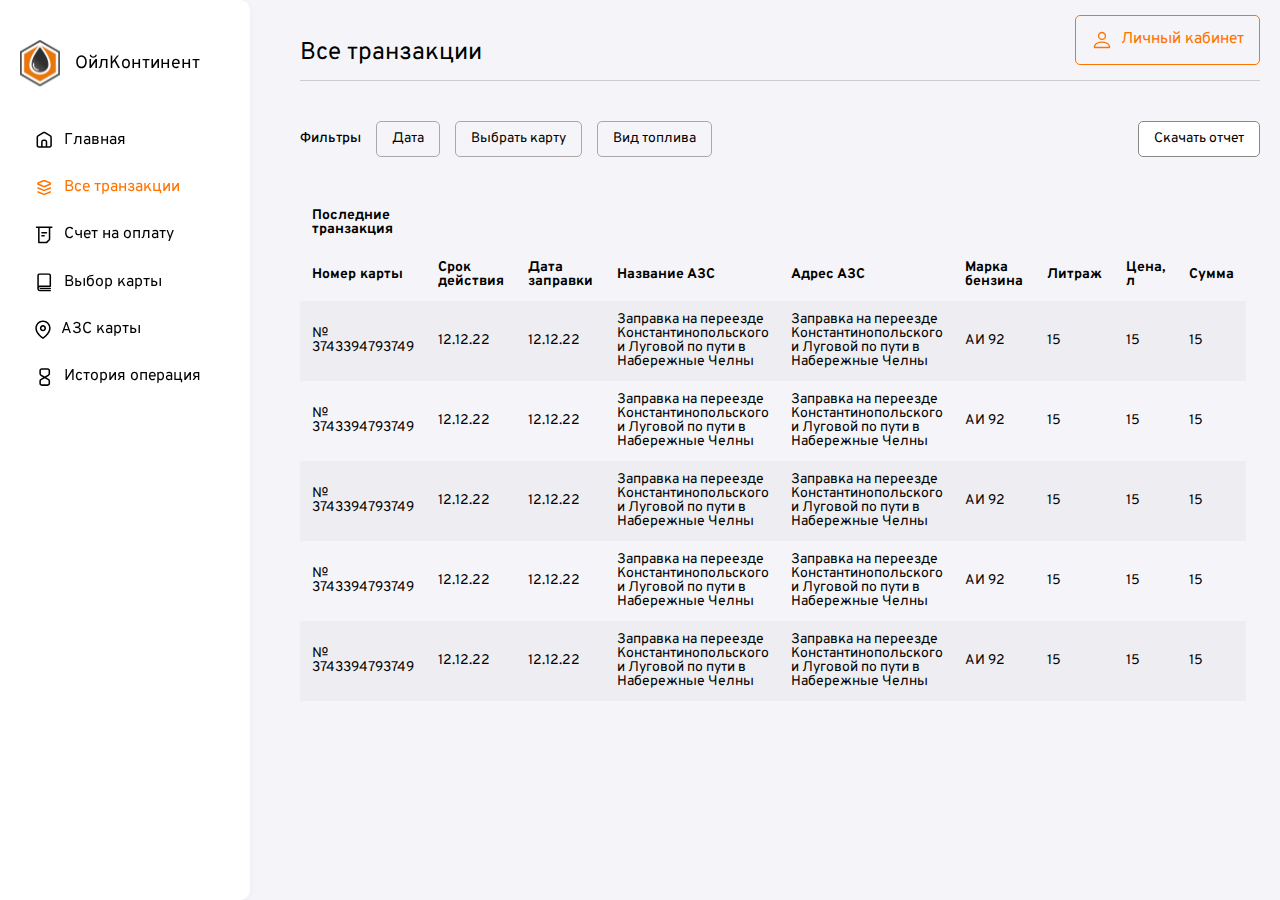
<file: lk-transactions.html>
<!DOCTYPE html>
<html lang="ru">

<head>
	<title>Все транзакции</title>
	<meta charset="UTF-8">
	<meta name="format-detection" content="telephone=no">
	<!-- <style>body{opacity: 0;}</style> -->
	<link rel="stylesheet" href="css/style.min.css?_v=20230307105103">
	<link rel="shortcut icon" href="favicon.ico">
	<!-- <meta name="robots" content="noindex, nofollow"> -->
	<meta name="viewport" content="width=device-width, initial-scale=1.0">
</head>

<body>
	<div class="wrapper bg-gray">
		<aside class="sidebar">
			<a href="lk-main.html" class="sidebar__logo">
				<img src="img/icons/logo.svg" alt="">
				<span>ОйлКонтинент</span>
			</a>
			<nav class="sidebar__navbar">
				<ul class="sidebar__navbar-list">
					<li class="sidebar__navbar-item">
						<a href="" class="sidebar__navbar-link">
							<svg width="19" height="19" viewBox="0 0 19 19" fill="none" xmlns="http://www.w3.org/2000/svg">
								<path d="M8.78353 2.28848C9.02849 2.13878 9.33663 2.13878 9.58159 2.28848L14.9382 5.56196C15.1657 5.70097 15.3044 5.94834 15.3044 6.21492V14.5393C15.3044 14.9619 14.9618 15.3046 14.5392 15.3046H12.2435V10.7132C12.2435 9.44531 11.2157 8.4175 9.94779 8.4175H8.41733C7.14946 8.4175 6.12164 9.44531 6.12164 10.7132V15.3046H3.82596C3.40333 15.3046 3.06073 14.9619 3.06073 14.5393V6.21492C3.06073 5.94834 3.19946 5.70097 3.42693 5.56196L8.78353 2.28848ZM7.6521 15.3046V10.7132C7.6521 10.2906 7.99471 9.94795 8.41733 9.94795H9.94779C10.3704 9.94795 10.713 10.2906 10.713 10.7132V15.3046H7.6521ZM11.4782 16.835H14.5392C15.807 16.835 16.8348 15.8072 16.8348 14.5393V6.21492C16.8348 5.41518 16.4186 4.67307 15.7362 4.25605L10.3796 0.982571C9.64477 0.533479 8.72035 0.533479 7.98547 0.982571L2.62887 4.25605C1.94647 4.67307 1.53027 5.41518 1.53027 6.21492V14.5393C1.53027 15.8072 2.55809 16.835 3.82596 16.835H6.88687H11.4782Z" fill="black" />
							</svg>
							<span>Главная</span>
						</a>
					</li>
					<li class="sidebar__navbar-item">
						<a href="lk-transactions.html" class="sidebar__navbar-link _active">
							<svg width="19" height="19" viewBox="0 0 19 19" fill="none" xmlns="http://www.w3.org/2000/svg">
								<path d="M9.46656 3.49889C9.28412 3.42591 9.0806 3.42591 8.89816 3.49888L3.59052 5.62194L8.89816 7.745C9.0806 7.81798 9.28412 7.81798 9.46656 7.745L14.7742 5.62194L9.46656 3.49889ZM3.02212 4.20095L8.32976 2.07789C8.87708 1.85896 9.48764 1.85896 10.035 2.07789L15.3426 4.20095C16.6253 4.71405 16.6253 6.52984 15.3426 7.04294L10.035 9.16599C9.48764 9.38492 8.87708 9.38492 8.32976 9.16599L3.02212 7.04294C1.73937 6.52984 1.73937 4.71405 3.02212 4.20095ZM2.35003 9.77606C2.50699 9.38366 2.95233 9.1928 3.34473 9.34976L9.18236 11.6848L15.02 9.34976C15.4124 9.1928 15.8577 9.38366 16.0147 9.77606C16.1716 10.1685 15.9808 10.6138 15.5884 10.7708L9.75076 13.1058C9.38588 13.2518 8.97884 13.2518 8.61396 13.1058L2.77633 10.7708C2.38394 10.6138 2.19308 10.1685 2.35003 9.77606ZM3.34473 13.329C2.95233 13.172 2.50699 13.3629 2.35003 13.7553C2.19308 14.1477 2.38394 14.593 2.77633 14.75L8.61396 17.085C8.97884 17.231 9.38588 17.231 9.75076 17.085L15.5884 14.75C15.9808 14.593 16.1716 14.1477 16.0147 13.7553C15.8577 13.3629 15.4124 13.172 15.02 13.329L9.18236 15.664L3.34473 13.329Z" fill="black" />
							</svg>
							<span>Все транзакции</span>
						</a>
					</li>
					<li class="sidebar__navbar-item">
						<a href="lk-payment.html" class="sidebar__navbar-link">
							<svg width="19" height="20" viewBox="0 0 19 20" fill="none" xmlns="http://www.w3.org/2000/svg">
								<path d="M0.765137 2.29694C0.765137 1.87431 1.10774 1.53171 1.53037 1.53171H16.8349C17.2576 1.53171 17.6002 1.87431 17.6002 2.29694C17.6002 2.71956 17.2576 3.06216 16.8349 3.06216H15.3045V14.5406C15.3045 14.7435 15.2239 14.9382 15.0803 15.0817L12.0194 18.1426C11.8759 18.2861 11.6813 18.3667 11.4783 18.3667H3.82605C3.40343 18.3667 3.06082 18.0241 3.06082 17.6015V3.06216H1.53037C1.10774 3.06216 0.765137 2.71956 0.765137 2.29694ZM4.59128 3.06216V16.8363H11.1614L13.774 14.2236V3.06216H4.59128ZM6.12174 7.65354C6.12174 7.23091 6.46434 6.88831 6.88696 6.88831H11.4783C11.901 6.88831 12.2436 7.23091 12.2436 7.65354C12.2436 8.07616 11.901 8.41876 11.4783 8.41876H6.88696C6.46434 8.41876 6.12174 8.07616 6.12174 7.65354ZM6.12174 10.7144C6.12174 10.2918 6.46434 9.94922 6.88696 9.94922H9.18265C9.60528 9.94922 9.94788 10.2918 9.94788 10.7144C9.94788 11.1371 9.60528 11.4797 9.18265 11.4797H6.88696C6.46434 11.4797 6.12174 11.1371 6.12174 10.7144Z" fill="black" />
							</svg>
							<span>Счет на оплату</span>
						</a>
					</li>
					<li class="sidebar__navbar-item">
						<a href="lk-map.html" class="sidebar__navbar-link">
							<svg width="19" height="19" viewBox="0 0 19 19" fill="none" xmlns="http://www.w3.org/2000/svg">
								<g clip-path="url(#clip0_899_66)">
									<path d="M2.2959 2.44547C2.2959 1.17759 3.32371 0.14978 4.59158 0.14978H13.7743C15.0422 0.14978 16.07 1.17759 16.07 2.44547V13.1587C16.07 13.5813 15.7274 13.9239 15.3048 13.9239H5.35681C4.51156 13.9239 3.82636 14.6091 3.82636 15.4544C3.82636 16.2996 4.51156 16.9848 5.35681 16.9848H15.3048C15.7274 16.9848 16.07 17.3274 16.07 17.75C16.07 18.1727 15.7274 18.5153 15.3048 18.5153H5.35681C3.66632 18.5153 2.2959 17.1448 2.2959 15.4544C2.2959 15.3683 2.29945 15.2831 2.30641 15.1989C2.2995 15.1575 2.2959 15.115 2.2959 15.0717V2.44547ZM14.5396 2.44547C14.5396 2.02284 14.1969 1.68024 13.7743 1.68024H4.59158C4.16896 1.68024 3.82636 2.02284 3.82636 2.44547V12.8029C4.27658 12.5425 4.79929 12.3934 5.35681 12.3934H14.5396V2.44547ZM5.35681 14.6891C4.93419 14.6891 4.59158 15.0317 4.59158 15.4544C4.59158 15.877 4.93419 16.2196 5.35681 16.2196H15.3048C15.7274 16.2196 16.07 15.877 16.07 15.4544C16.07 15.0317 15.7274 14.6891 15.3048 14.6891H5.35681Z" fill="black" />
								</g>
								<defs>
									<clipPath id="clip0_899_66">
										<rect width="18.3655" height="18.3655" fill="white" transform="translate(0 0.14978)" />
									</clipPath>
								</defs>
							</svg>
							<span> Выбор карты</span>
						</a>
					</li>
					<li class="sidebar__navbar-item">
						<a href="lk-locator.html" class="sidebar__navbar-link">
							<svg width="16" height="19" viewBox="0 0 16 19" fill="none" xmlns="http://www.w3.org/2000/svg">
								<path d="M3.6194 3.85652C4.76746 2.70845 6.32457 2.06348 7.94818 2.06348C9.57179 2.06348 11.1289 2.70845 12.277 3.85652C13.425 5.00458 14.07 6.5617 14.07 8.18531C14.07 10.556 12.5275 12.8565 10.8362 14.6417C10.0062 15.5179 9.17357 16.2351 8.5476 16.7336C8.31464 16.9191 8.11116 17.0736 7.94818 17.194C7.78521 17.0736 7.58173 16.9191 7.34876 16.7336C6.7228 16.2351 5.89019 15.5179 5.06017 14.6417C3.36886 12.8565 1.82636 10.556 1.82636 8.18531C1.82636 6.5617 2.47133 5.00458 3.6194 3.85652ZM7.5233 18.7697C7.52352 18.7699 7.52371 18.77 7.94818 18.1333L7.52371 18.77C7.78075 18.9413 8.11562 18.9413 8.37266 18.77L7.94818 18.1333C8.37266 18.77 8.37285 18.7699 8.37307 18.7697L8.37364 18.7693L8.37526 18.7682L8.38036 18.7648L8.39789 18.753C8.41279 18.7428 8.43405 18.7283 8.46123 18.7095C8.51558 18.6718 8.59368 18.617 8.69215 18.5459C8.889 18.4037 9.16768 18.1962 9.50097 17.9308C10.1663 17.401 11.0555 16.6356 11.9472 15.6943C13.6994 13.8447 15.6005 11.1712 15.6005 8.18531C15.6005 6.15579 14.7942 4.2094 13.3592 2.77432C11.9241 1.33924 9.9777 0.53302 7.94818 0.53302C5.91867 0.53302 3.97228 1.33924 2.5372 2.77432C1.10212 4.2094 0.295898 6.15579 0.295898 8.18531C0.295898 11.1712 2.19693 13.8447 3.94914 15.6943C4.84089 16.6356 5.73004 17.401 6.3954 17.9308C6.72869 18.1962 7.00737 18.4037 7.20422 18.5459C7.30269 18.617 7.38079 18.6718 7.43514 18.7095C7.46232 18.7283 7.48357 18.7428 7.49847 18.753L7.51601 18.7648L7.52111 18.7682L7.52273 18.7693L7.5233 18.7697ZM6.41773 8.18531C6.41773 7.34006 7.10294 6.65485 7.94818 6.65485C8.79343 6.65485 9.47864 7.34006 9.47864 8.18531C9.47864 9.03055 8.79343 9.71576 7.94818 9.71576C7.10294 9.71576 6.41773 9.03055 6.41773 8.18531ZM7.94818 5.12439C6.25769 5.12439 4.88727 6.49481 4.88727 8.18531C4.88727 9.8758 6.25769 11.2462 7.94818 11.2462C9.63868 11.2462 11.0091 9.8758 11.0091 8.18531C11.0091 6.49481 9.63868 5.12439 7.94818 5.12439Z" fill="black" />
							</svg>
							<span>АЗС карты</span>
						</a>
					</li>
					<li class="sidebar__navbar-item">
						<a href="lk-history.html" class="sidebar__navbar-link">
							<svg width="19" height="20" viewBox="0 0 19 20" fill="none" xmlns="http://www.w3.org/2000/svg">
								<path d="M6.65213 1.29889C5.38426 1.29889 4.35645 2.3267 4.35645 3.59458V6.81746C4.35645 7.6172 4.77264 8.3593 5.45505 8.77633L8.19402 10.4501L5.53725 11.9261C4.80845 12.331 4.35645 13.0992 4.35645 13.9329V16.6035C4.35645 17.8713 5.38426 18.8991 6.65213 18.8991H12.774C14.0418 18.8991 15.0696 17.8713 15.0696 16.6035V13.9329C15.0696 13.0992 14.6176 12.331 13.8888 11.9261L11.2321 10.4501L13.971 8.77633C14.6534 8.3593 15.0696 7.6172 15.0696 6.81746V3.59457C15.0696 2.3267 14.0418 1.29889 12.774 1.29889H6.65213ZM5.8869 3.59458C5.8869 3.17195 6.22951 2.82935 6.65213 2.82935H12.774C13.1966 2.82935 13.5392 3.17195 13.5392 3.59457V6.81746C13.5392 7.08404 13.4005 7.33141 13.173 7.47042L10.1121 9.34097C9.86711 9.49067 9.55898 9.49067 9.31402 9.34097L6.2531 7.47042C6.02563 7.33141 5.8869 7.08404 5.8869 6.81746V3.59458ZM5.8869 16.6035V13.9329C5.8869 13.655 6.03757 13.399 6.2805 13.264L9.34142 11.5635C9.57253 11.4351 9.85356 11.4351 10.0847 11.5635L13.1456 13.264C13.3885 13.399 13.5392 13.655 13.5392 13.9329V16.6035C13.5392 17.0261 13.1966 17.3687 12.774 17.3687H6.65213C6.22951 17.3687 5.8869 17.0261 5.8869 16.6035Z" fill="black" />
							</svg>
							<span>История операция</span>
						</a>
					</li>
				</ul>
			</nav>
		</aside>
		<main class="content-wrapper">
			<header class="header-lk">
				<nav class="header-lk__navbar">
					<h1 class="header-lk__title">Все транзакции</h1>
					<a href="lk.html" type="button" class="header__btn">
						<svg xmlns="http://www.w3.org/2000/svg" width="22" height="22" fill="currentColor" class="bi bi-person" viewBox="0 0 16 16">
							<path d="M8 8a3 3 0 1 0 0-6 3 3 0 0 0 0 6Zm2-3a2 2 0 1 1-4 0 2 2 0 0 1 4 0Zm4 8c0 1-1 1-1 1H3s-1 0-1-1 1-4 6-4 6 3 6 4Zm-1-.004c-.001-.246-.154-.986-.832-1.664C11.516 10.68 10.289 10 8 10c-2.29 0-3.516.68-4.168 1.332-.678.678-.83 1.418-.832 1.664h10Z" />
						</svg>
						<span>Личный кабинет</span>
					</a>
				</nav>
				<div class="header__menu menu">
					<button type="button" class="menu__icon icon-menu"><span></span></button>
				</div>
			</header>
			<div class="content-header">
				<div class="content-header__left">
					<div class="filter">
						<span class="filter__txt">
							Фильтры
						</span>
						<div class="filter__item">
							<div class="filter__dropdown">
								<div class="filter__dropdown-toggle js-toggle">
									<span class="filter__dropdown-title">Дата</span>
								</div>
								<div class="filter__dropdown-content">
									<ul class="filter__dropdown-list">
										<li class="filter__dropdown-item">
											<button type="button" class="filter__dropdown-value">
												По возрастанию
											</button>
											<button type="button" class="filter__dropdown-value">
												По убыванию
											</button>
										</li>
									</ul>
								</div>
							</div>
						</div>
						<div class="filter__item">
							<div class="filter__dropdown">
								<div class="filter__dropdown-toggle js-toggle">
									<span class="filter__dropdown-title">Выбрать карту</span>
								</div>
								<div class="filter__dropdown-content">
									<ul class="filter__dropdown-list">
										<li class="filter__dropdown-item">
											<div class="filter__dropdown-value">
												<div class="checkbox">
													<input id="f_1" class="checkbox__input" type="checkbox" value="1">
													<label for="f_1" class="checkbox__label"></label>
												</div>
												<div class="filter__dropdown-number">
													№ карты 3743394793749
													<span class="filter__dropdown-txt">
														Описание владельца карты
													</span>
												</div>
											</div>
										</li>
										<li class="filter__dropdown-item">
											<div class="filter__dropdown-value">
												<div class="checkbox">
													<input id="f_2" class="checkbox__input" type="checkbox" value="1">
													<label for="f_2" class="checkbox__label"></label>
												</div>
												<div class="filter__dropdown-number">
													№ карты 3743394793749
													<span class="filter__dropdown-txt">
														Описание владельца карты
													</span>
												</div>
											</div>
										</li>
										<li class="filter__dropdown-item">
											<div class="filter__dropdown-value">
												<div class="checkbox">
													<input id="f_3" class="checkbox__input" type="checkbox" value="1">
													<label for="f_3" class="checkbox__label"></label>
												</div>
												<div class="filter__dropdown-number">
													№ карты 3743394793749
													<span class="filter__dropdown-txt">
														Описание владельца карты
													</span>
												</div>
											</div>
										</li>
									</ul>
								</div>
							</div>
						</div>
						<div class="filter__item">
							<div class="filter__dropdown">
								<div class="filter__dropdown-toggle js-toggle">
									<span class="filter__dropdown-title">Вид топлива</span>
								</div>
								<div class="filter__dropdown-content">
									<ul class="filter__dropdown-list">
										<li class="filter__dropdown-item">
											<button type="button" class="filter__dropdown-value">
												АИ 92
											</button>
											<button type="button" class="filter__dropdown-value">
												А 76
											</button>
											<button type="button" class="filter__dropdown-value">
												А 95
											</button>
										</li>
									</ul>
								</div>
							</div>
						</div>
					</div>
				</div>

				<div class="content-header__right">
					<a href="" class="btn__light-outline">
						Скачать отчет
					</a>
				</div>

			</div>

			<div class="table-section">
				<table class="table">
					<thead>
						<tr>
							<th scope="col" style="text-align: left;">Последние транзакция</th>
							<th scope="col"></th>
							<th scope="col"></th>
							<th scope="col"></th>
							<th colspan="2"></th>
							<th scope="col"></th>
							<th scope="col"></th>
							<th scope="col"></th>
							<th scope="col"></th>
						</tr>
					</thead>
					<thead class="table__head">
						<tr>
							<th scope="col">Номер карты</th>
							<th scope="col">Срок действия</th>
							<th scope="col">Дата заправки</th>
							<th scope="col">Название АЗС</th>
							<th scope="col">Адрес АЗС</th>
							<th scope="col">Марка бензина</th>
							<th scope="col">Литраж</th>
							<th scope="col">Цена, л</th>
							<th scope="col">Сумма</th>
						</tr>
					</thead>
					<tbody>
						<tr scope="row">
							<td>
								<div class="table__wrap">
									№ 3743394793749
								</div>
							</td>

							<td>12.12.22</td>
							<td>12.12.22</td>
							<td>
								<div class="table__text">
									Заправка на переезде Константинопольского и Луговой по пути в
									Набережные Челны
								</div>
							</td>
							<td>
								<div class="table__text">
									Заправка на переезде Константинопольского и Луговой по пути в
									Набережные Челны
								</div>
							</td>
							<td>АИ 92</td>
							<td>15</td>
							<td>15</td>
							<td>15</td>
						</tr>
						<tr scope="row">
							<td>
								<div class="table__wrap">
									№ 3743394793749
								</div>
							</td>


							<td>12.12.22</td>
							<td>12.12.22</td>
							<td>
								<div class="table__text">
									Заправка на переезде Константинопольского и Луговой по пути в
									Набережные Челны
								</div>
							</td>
							<td>
								<div class="table__text">
									Заправка на переезде Константинопольского и Луговой по пути в
									Набережные Челны
								</div>
							</td>
							<td>АИ 92</td>
							<td>15</td>
							<td>15</td>
							<td>15</td>
						</tr>
						<tr scope="row">
							<td>
								<div class="table__wrap">
									№ 3743394793749
								</div>
							</td>


							<td>12.12.22</td>
							<td>12.12.22</td>
							<td>
								<div class="table__text">
									Заправка на переезде Константинопольского и Луговой по пути в
									Набережные Челны
								</div>
							</td>
							<td>
								<div class="table__text">
									Заправка на переезде Константинопольского и Луговой по пути в
									Набережные Челны
								</div>
							</td>
							<td>АИ 92</td>
							<td>15</td>
							<td>15</td>
							<td>15</td>
						</tr>
						<tr scope="row">
							<td>
								<div class="table__wrap">
									№ 3743394793749
								</div>
							</td>


							<td>12.12.22</td>
							<td>12.12.22</td>
							<td>
								<div class="table__text">
									Заправка на переезде Константинопольского и Луговой по пути в
									Набережные Челны
								</div>
							</td>
							<td>
								<div class="table__text">
									Заправка на переезде Константинопольского и Луговой по пути в
									Набережные Челны
								</div>
							</td>
							<td>АИ 92</td>
							<td>15</td>
							<td>15</td>
							<td>15</td>
						</tr>
						<tr scope="row">
							<td>
								<div class="table__wrap">
									№ 3743394793749
								</div>
							</td>


							<td>12.12.22</td>
							<td>12.12.22</td>
							<td>
								<div class="table__text">
									Заправка на переезде Константинопольского и Луговой по пути в
									Набережные Челны
								</div>
							</td>
							<td>
								<div class="table__text">
									Заправка на переезде Константинопольского и Луговой по пути в
									Набережные Челны
								</div>
							</td>
							<td>АИ 92</td>
							<td>15</td>
							<td>15</td>
							<td>15</td>
						</tr>
					</tbody>
				</table>
			</div>

		</main>
	</div>
	<!-- 
<div id="popup" aria-hidden="true" class="popup">
	<div class="popup__wrapper">
		<div class="popup__content">
			<button data-close type="button" class="popup__close">Закрыть</button>
			<div class="popup__text">
			</div>
		</div>
	</div>
</div>
 -->
	<script src="https://api-maps.yandex.ru/2.1/?apikey=562bae56-7532-4afb-bb3e-e10bfb191f68&lang=ru_RU&_v=20230307105103" type="text/javascript"></script>
	<script src="js/app.min.js?_v=20230307105103"></script>
</body>

</html>
</file>
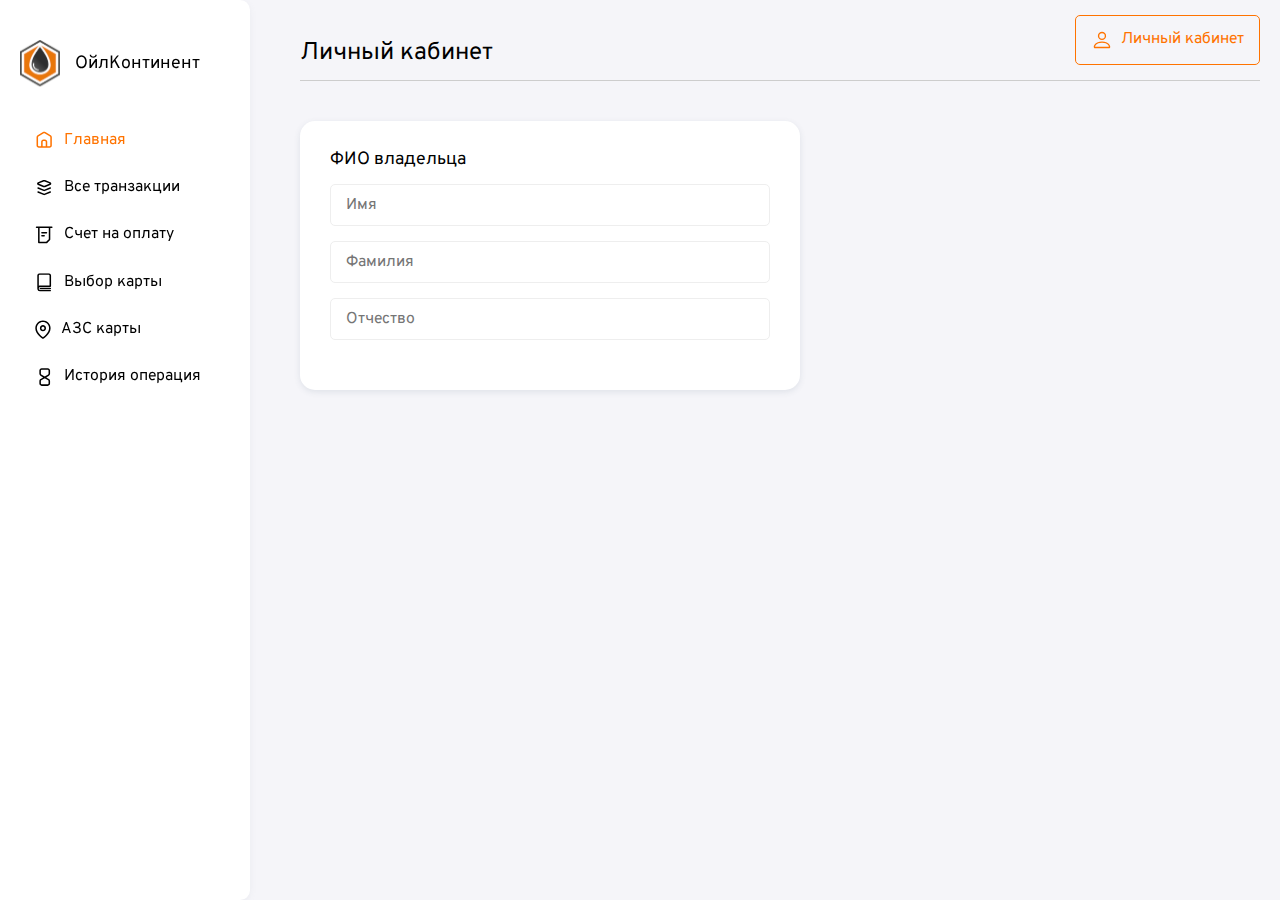
<file: lk.html>
<!DOCTYPE html>
<html lang="ru">

<head>
	<title>Личный кабинет</title>
	<meta charset="UTF-8">
	<meta name="format-detection" content="telephone=no">
	<!-- <style>body{opacity: 0;}</style> -->
	<link rel="stylesheet" href="css/style.min.css?_v=20230307105103">
	<link rel="shortcut icon" href="favicon.ico">
	<!-- <meta name="robots" content="noindex, nofollow"> -->
	<meta name="viewport" content="width=device-width, initial-scale=1.0">
</head>

<body>
	<div class="wrapper bg-gray">
		<aside class="sidebar">
			<a href="" class="sidebar__logo">
				<img src="img/icons/logo.svg" alt="">
				<span>ОйлКонтинент</span>
			</a>
			<nav class="sidebar__navbar">
				<ul class="sidebar__navbar-list">
					<li class="sidebar__navbar-item">
						<a href="lk-main.html" class="sidebar__navbar-link _active">
							<svg width="19" height="19" viewBox="0 0 19 19" fill="none" xmlns="http://www.w3.org/2000/svg">
								<path d="M8.78353 2.28848C9.02849 2.13878 9.33663 2.13878 9.58159 2.28848L14.9382 5.56196C15.1657 5.70097 15.3044 5.94834 15.3044 6.21492V14.5393C15.3044 14.9619 14.9618 15.3046 14.5392 15.3046H12.2435V10.7132C12.2435 9.44531 11.2157 8.4175 9.94779 8.4175H8.41733C7.14946 8.4175 6.12164 9.44531 6.12164 10.7132V15.3046H3.82596C3.40333 15.3046 3.06073 14.9619 3.06073 14.5393V6.21492C3.06073 5.94834 3.19946 5.70097 3.42693 5.56196L8.78353 2.28848ZM7.6521 15.3046V10.7132C7.6521 10.2906 7.99471 9.94795 8.41733 9.94795H9.94779C10.3704 9.94795 10.713 10.2906 10.713 10.7132V15.3046H7.6521ZM11.4782 16.835H14.5392C15.807 16.835 16.8348 15.8072 16.8348 14.5393V6.21492C16.8348 5.41518 16.4186 4.67307 15.7362 4.25605L10.3796 0.982571C9.64477 0.533479 8.72035 0.533479 7.98547 0.982571L2.62887 4.25605C1.94647 4.67307 1.53027 5.41518 1.53027 6.21492V14.5393C1.53027 15.8072 2.55809 16.835 3.82596 16.835H6.88687H11.4782Z" fill="black" />
							</svg>
							<span>Главная</span>
						</a>
					</li>
					<li class="sidebar__navbar-item">
						<a href="lk-transactions.html" class="sidebar__navbar-link">
							<svg width="19" height="19" viewBox="0 0 19 19" fill="none" xmlns="http://www.w3.org/2000/svg">
								<path d="M9.46656 3.49889C9.28412 3.42591 9.0806 3.42591 8.89816 3.49888L3.59052 5.62194L8.89816 7.745C9.0806 7.81798 9.28412 7.81798 9.46656 7.745L14.7742 5.62194L9.46656 3.49889ZM3.02212 4.20095L8.32976 2.07789C8.87708 1.85896 9.48764 1.85896 10.035 2.07789L15.3426 4.20095C16.6253 4.71405 16.6253 6.52984 15.3426 7.04294L10.035 9.16599C9.48764 9.38492 8.87708 9.38492 8.32976 9.16599L3.02212 7.04294C1.73937 6.52984 1.73937 4.71405 3.02212 4.20095ZM2.35003 9.77606C2.50699 9.38366 2.95233 9.1928 3.34473 9.34976L9.18236 11.6848L15.02 9.34976C15.4124 9.1928 15.8577 9.38366 16.0147 9.77606C16.1716 10.1685 15.9808 10.6138 15.5884 10.7708L9.75076 13.1058C9.38588 13.2518 8.97884 13.2518 8.61396 13.1058L2.77633 10.7708C2.38394 10.6138 2.19308 10.1685 2.35003 9.77606ZM3.34473 13.329C2.95233 13.172 2.50699 13.3629 2.35003 13.7553C2.19308 14.1477 2.38394 14.593 2.77633 14.75L8.61396 17.085C8.97884 17.231 9.38588 17.231 9.75076 17.085L15.5884 14.75C15.9808 14.593 16.1716 14.1477 16.0147 13.7553C15.8577 13.3629 15.4124 13.172 15.02 13.329L9.18236 15.664L3.34473 13.329Z" fill="black" />
							</svg>
							<span>Все транзакции</span>
						</a>
					</li>
					<li class="sidebar__navbar-item">
						<a href="lk-payment.html" class="sidebar__navbar-link">
							<svg width="19" height="20" viewBox="0 0 19 20" fill="none" xmlns="http://www.w3.org/2000/svg">
								<path d="M0.765137 2.29694C0.765137 1.87431 1.10774 1.53171 1.53037 1.53171H16.8349C17.2576 1.53171 17.6002 1.87431 17.6002 2.29694C17.6002 2.71956 17.2576 3.06216 16.8349 3.06216H15.3045V14.5406C15.3045 14.7435 15.2239 14.9382 15.0803 15.0817L12.0194 18.1426C11.8759 18.2861 11.6813 18.3667 11.4783 18.3667H3.82605C3.40343 18.3667 3.06082 18.0241 3.06082 17.6015V3.06216H1.53037C1.10774 3.06216 0.765137 2.71956 0.765137 2.29694ZM4.59128 3.06216V16.8363H11.1614L13.774 14.2236V3.06216H4.59128ZM6.12174 7.65354C6.12174 7.23091 6.46434 6.88831 6.88696 6.88831H11.4783C11.901 6.88831 12.2436 7.23091 12.2436 7.65354C12.2436 8.07616 11.901 8.41876 11.4783 8.41876H6.88696C6.46434 8.41876 6.12174 8.07616 6.12174 7.65354ZM6.12174 10.7144C6.12174 10.2918 6.46434 9.94922 6.88696 9.94922H9.18265C9.60528 9.94922 9.94788 10.2918 9.94788 10.7144C9.94788 11.1371 9.60528 11.4797 9.18265 11.4797H6.88696C6.46434 11.4797 6.12174 11.1371 6.12174 10.7144Z" fill="black" />
							</svg>
							<span>Счет на оплату</span>
						</a>
					</li>
					<li class="sidebar__navbar-item">
						<a href="lk-map.html" class="sidebar__navbar-link">
							<svg width="19" height="19" viewBox="0 0 19 19" fill="none" xmlns="http://www.w3.org/2000/svg">
								<g clip-path="url(#clip0_899_66)">
									<path d="M2.2959 2.44547C2.2959 1.17759 3.32371 0.14978 4.59158 0.14978H13.7743C15.0422 0.14978 16.07 1.17759 16.07 2.44547V13.1587C16.07 13.5813 15.7274 13.9239 15.3048 13.9239H5.35681C4.51156 13.9239 3.82636 14.6091 3.82636 15.4544C3.82636 16.2996 4.51156 16.9848 5.35681 16.9848H15.3048C15.7274 16.9848 16.07 17.3274 16.07 17.75C16.07 18.1727 15.7274 18.5153 15.3048 18.5153H5.35681C3.66632 18.5153 2.2959 17.1448 2.2959 15.4544C2.2959 15.3683 2.29945 15.2831 2.30641 15.1989C2.2995 15.1575 2.2959 15.115 2.2959 15.0717V2.44547ZM14.5396 2.44547C14.5396 2.02284 14.1969 1.68024 13.7743 1.68024H4.59158C4.16896 1.68024 3.82636 2.02284 3.82636 2.44547V12.8029C4.27658 12.5425 4.79929 12.3934 5.35681 12.3934H14.5396V2.44547ZM5.35681 14.6891C4.93419 14.6891 4.59158 15.0317 4.59158 15.4544C4.59158 15.877 4.93419 16.2196 5.35681 16.2196H15.3048C15.7274 16.2196 16.07 15.877 16.07 15.4544C16.07 15.0317 15.7274 14.6891 15.3048 14.6891H5.35681Z" fill="black" />
								</g>
								<defs>
									<clipPath id="clip0_899_66">
										<rect width="18.3655" height="18.3655" fill="white" transform="translate(0 0.14978)" />
									</clipPath>
								</defs>
							</svg>
							<span> Выбор карты</span>
						</a>
					</li>
					<li class="sidebar__navbar-item">
						<a href="" class="sidebar__navbar-link">
							<svg width="16" height="19" viewBox="0 0 16 19" fill="none" xmlns="http://www.w3.org/2000/svg">
								<path d="M3.6194 3.85652C4.76746 2.70845 6.32457 2.06348 7.94818 2.06348C9.57179 2.06348 11.1289 2.70845 12.277 3.85652C13.425 5.00458 14.07 6.5617 14.07 8.18531C14.07 10.556 12.5275 12.8565 10.8362 14.6417C10.0062 15.5179 9.17357 16.2351 8.5476 16.7336C8.31464 16.9191 8.11116 17.0736 7.94818 17.194C7.78521 17.0736 7.58173 16.9191 7.34876 16.7336C6.7228 16.2351 5.89019 15.5179 5.06017 14.6417C3.36886 12.8565 1.82636 10.556 1.82636 8.18531C1.82636 6.5617 2.47133 5.00458 3.6194 3.85652ZM7.5233 18.7697C7.52352 18.7699 7.52371 18.77 7.94818 18.1333L7.52371 18.77C7.78075 18.9413 8.11562 18.9413 8.37266 18.77L7.94818 18.1333C8.37266 18.77 8.37285 18.7699 8.37307 18.7697L8.37364 18.7693L8.37526 18.7682L8.38036 18.7648L8.39789 18.753C8.41279 18.7428 8.43405 18.7283 8.46123 18.7095C8.51558 18.6718 8.59368 18.617 8.69215 18.5459C8.889 18.4037 9.16768 18.1962 9.50097 17.9308C10.1663 17.401 11.0555 16.6356 11.9472 15.6943C13.6994 13.8447 15.6005 11.1712 15.6005 8.18531C15.6005 6.15579 14.7942 4.2094 13.3592 2.77432C11.9241 1.33924 9.9777 0.53302 7.94818 0.53302C5.91867 0.53302 3.97228 1.33924 2.5372 2.77432C1.10212 4.2094 0.295898 6.15579 0.295898 8.18531C0.295898 11.1712 2.19693 13.8447 3.94914 15.6943C4.84089 16.6356 5.73004 17.401 6.3954 17.9308C6.72869 18.1962 7.00737 18.4037 7.20422 18.5459C7.30269 18.617 7.38079 18.6718 7.43514 18.7095C7.46232 18.7283 7.48357 18.7428 7.49847 18.753L7.51601 18.7648L7.52111 18.7682L7.52273 18.7693L7.5233 18.7697ZM6.41773 8.18531C6.41773 7.34006 7.10294 6.65485 7.94818 6.65485C8.79343 6.65485 9.47864 7.34006 9.47864 8.18531C9.47864 9.03055 8.79343 9.71576 7.94818 9.71576C7.10294 9.71576 6.41773 9.03055 6.41773 8.18531ZM7.94818 5.12439C6.25769 5.12439 4.88727 6.49481 4.88727 8.18531C4.88727 9.8758 6.25769 11.2462 7.94818 11.2462C9.63868 11.2462 11.0091 9.8758 11.0091 8.18531C11.0091 6.49481 9.63868 5.12439 7.94818 5.12439Z" fill="black" />
							</svg>
							<span>АЗС карты</span>
						</a>
					</li>
					<li class="sidebar__navbar-item">
						<a href="lk-history.html" class="sidebar__navbar-link">
							<svg width="19" height="20" viewBox="0 0 19 20" fill="none" xmlns="http://www.w3.org/2000/svg">
								<path d="M6.65213 1.29889C5.38426 1.29889 4.35645 2.3267 4.35645 3.59458V6.81746C4.35645 7.6172 4.77264 8.3593 5.45505 8.77633L8.19402 10.4501L5.53725 11.9261C4.80845 12.331 4.35645 13.0992 4.35645 13.9329V16.6035C4.35645 17.8713 5.38426 18.8991 6.65213 18.8991H12.774C14.0418 18.8991 15.0696 17.8713 15.0696 16.6035V13.9329C15.0696 13.0992 14.6176 12.331 13.8888 11.9261L11.2321 10.4501L13.971 8.77633C14.6534 8.3593 15.0696 7.6172 15.0696 6.81746V3.59457C15.0696 2.3267 14.0418 1.29889 12.774 1.29889H6.65213ZM5.8869 3.59458C5.8869 3.17195 6.22951 2.82935 6.65213 2.82935H12.774C13.1966 2.82935 13.5392 3.17195 13.5392 3.59457V6.81746C13.5392 7.08404 13.4005 7.33141 13.173 7.47042L10.1121 9.34097C9.86711 9.49067 9.55898 9.49067 9.31402 9.34097L6.2531 7.47042C6.02563 7.33141 5.8869 7.08404 5.8869 6.81746V3.59458ZM5.8869 16.6035V13.9329C5.8869 13.655 6.03757 13.399 6.2805 13.264L9.34142 11.5635C9.57253 11.4351 9.85356 11.4351 10.0847 11.5635L13.1456 13.264C13.3885 13.399 13.5392 13.655 13.5392 13.9329V16.6035C13.5392 17.0261 13.1966 17.3687 12.774 17.3687H6.65213C6.22951 17.3687 5.8869 17.0261 5.8869 16.6035Z" fill="black" />
							</svg>
							<span>История операция</span>
						</a>
					</li>
				</ul>
			</nav>
		</aside>
		<main class="content-wrapper">
			<header class="header-lk">
				<nav class="header-lk__navbar">
					<h1 class="header-lk__title">Личный кабинет</h1>
					<a href="lk.html" type="button" class="header__btn">
						<svg xmlns="http://www.w3.org/2000/svg" width="22" height="22" fill="currentColor" class="bi bi-person" viewBox="0 0 16 16">
							<path d="M8 8a3 3 0 1 0 0-6 3 3 0 0 0 0 6Zm2-3a2 2 0 1 1-4 0 2 2 0 0 1 4 0Zm4 8c0 1-1 1-1 1H3s-1 0-1-1 1-4 6-4 6 3 6 4Zm-1-.004c-.001-.246-.154-.986-.832-1.664C11.516 10.68 10.289 10 8 10c-2.29 0-3.516.68-4.168 1.332-.678.678-.83 1.418-.832 1.664h10Z" />
						</svg>
						<span>Личный кабинет</span>
					</a>
				</nav>
				<div class="header__menu menu">
					<button type="button" class="menu__icon icon-menu"><span></span></button>
				</div>
			</header>
			<div class="card _col-lg">
				<div class="form-group">
					<label class="form-label">ФИО владельца</label>
					<div class="form-input">
						<input autocomplete="off" type="text" placeholder="Имя" class="input" />
					</div>
					<div class="form-input">
						<input autocomplete="off" type="text" placeholder="Фамилия" class="input" />
					</div>
					<div class="form-input">
						<input autocomplete="off" type="text" placeholder="Отчество" class="input" />
					</div>
				</div>
			</div>
		</main>
	</div>
	<!-- 
<div id="popup" aria-hidden="true" class="popup">
	<div class="popup__wrapper">
		<div class="popup__content">
			<button data-close type="button" class="popup__close">Закрыть</button>
			<div class="popup__text">
			</div>
		</div>
	</div>
</div>
 -->
	<script src="https://api-maps.yandex.ru/2.1/?apikey=562bae56-7532-4afb-bb3e-e10bfb191f68&lang=ru_RU&_v=20230307105103" type="text/javascript"></script>
	<script src="js/app.min.js?_v=20230307105103"></script>
</body>

</html>
</file>
<file: css/style.min.css>
@charset "UTF-8";@font-face{font-family:Overpass;font-display:swap;src:url(../fonts/Overpass-Black.woff2) format("woff2"),url(../fonts/Overpass-Black.woff) format("woff");font-weight:900;font-style:normal}@font-face{font-family:Overpass;font-display:swap;src:url(../fonts/Overpass-Bold.woff2) format("woff2"),url(../fonts/Overpass-Bold.woff) format("woff");font-weight:700;font-style:normal}@font-face{font-family:Overpass;font-display:swap;src:url(../fonts/Overpass-ExtraBold.woff2) format("woff2"),url(../fonts/Overpass-ExtraBold.woff) format("woff");font-weight:800;font-style:normal}@font-face{font-family:Overpass;font-display:swap;src:url(../fonts/Overpass-Light.woff2) format("woff2"),url(../fonts/Overpass-Light.woff) format("woff");font-weight:300;font-style:normal}@font-face{font-family:Overpass;font-display:swap;src:url(../fonts/Overpass-Regular.woff2) format("woff2"),url(../fonts/Overpass-Regular.woff) format("woff");font-weight:400;font-style:normal}@font-face{font-family:Overpass;font-display:swap;src:url(../fonts/Overpass-ExtraLight.woff2) format("woff2"),url(../fonts/Overpass-ExtraLight.woff) format("woff");font-weight:200;font-style:normal}@font-face{font-family:Overpass;font-display:swap;src:url(../fonts/Overpass-SemiBold.woff2) format("woff2"),url(../fonts/Overpass-SemiBold.woff) format("woff");font-weight:600;font-style:normal}@font-face{font-family:Overpass;font-display:swap;src:url(../fonts/Overpass-Medium.woff2) format("woff2"),url(../fonts/Overpass-Medium.woff) format("woff");font-weight:500;font-style:normal}@font-face{font-family:Overpass;font-display:swap;src:url(../fonts/Overpass-Thin.woff2) format("woff2"),url(../fonts/Overpass-Thin.woff) format("woff");font-weight:100;font-style:normal}*{padding:0;margin:0;border:0}*,:after,:before{-webkit-box-sizing:border-box;box-sizing:border-box}body,html{height:100%;min-width:320px}body{color:#000;line-height:1;font-family:Overpass;font-size:.875rem;-ms-text-size-adjust:100%;-moz-text-size-adjust:100%;-webkit-text-size-adjust:100%;-webkit-font-smoothing:antialiased;-moz-osx-font-smoothing:grayscale}button,input,textarea{font-family:Overpass;font-size:inherit}button{cursor:pointer;color:inherit;background-color:inherit}a{color:inherit}a:link,a:visited{text-decoration:none}a:hover{text-decoration:none}ul li{list-style:none}img{vertical-align:top}h1,h2,h3,h4,h5,h6{font-weight:inherit;font-size:inherit}.lock body{overflow:hidden;-ms-touch-action:none;touch-action:none}.wrapper{min-height:100%;display:-webkit-box;display:-ms-flexbox;display:flex;-webkit-box-orient:vertical;-webkit-box-direction:normal;-ms-flex-direction:column;flex-direction:column}.wrapper>main{-webkit-box-flex:1;-ms-flex:1 1 auto;flex:1 1 auto}.wrapper>*{min-width:0}[class*=__container]{max-width:85.625rem;-webkit-box-sizing:content-box;box-sizing:content-box;margin:0 auto;padding:0 .9375rem}input[type=email],input[type=tel],input[type=text],textarea{-webkit-appearance:none;-moz-appearance:none;appearance:none}.input{border-radius:.3125rem;width:100%;display:block;padding:.625rem .9375rem;border:1px solid #eee;outline:0;-webkit-transition:border-color .15s ease-in-out;-o-transition:border-color .15s ease-in-out;transition:border-color .15s ease-in-out}@supports (font-size:clamp(0.875rem ,0.837962963rem + 0.1851851852vw ,1rem)){.input{font-size:clamp(.875rem ,.837962963rem + .1851851852vw ,1rem)}}@supports not (font-size:clamp(0.875rem ,0.837962963rem + 0.1851851852vw ,1rem)){.input{font-size:calc(.875rem + .125 * (100vw - 20rem)/ 67.5)}}.input:hover{border-color:#333}.input:focus{border-color:#333}textarea.input{resize:none;padding:0 0}.checkbox{position:relative}.checkbox__input{position:absolute;width:0;height:0;opacity:0}.checkbox__input:checked+.checkbox__label:before{background:#ff7300;border-color:#ff7300;background-image:url(../img/icons/check.svg)}.checkbox__label{cursor:pointer;display:-webkit-inline-box;display:-ms-inline-flexbox;display:inline-flex;-webkit-box-align:center;-ms-flex-align:center;align-items:center;position:relative;gap:10px}.checkbox__label:before{content:"";-ms-flex-item-align:start;align-self:flex-start;-webkit-box-flex:0;-ms-flex:0 0 18px;flex:0 0 18px;width:18px;height:18px;border:1px solid #a7a9ac;border-radius:.1875rem}.checkbox-status{position:relative}.checkbox-status__input{position:absolute;width:0;height:0;opacity:0}.checkbox-status__input:checked+.checkbox-status__label:before{background:#00ba34;border-color:#00ba34}.checkbox-status__label{cursor:pointer;display:-webkit-inline-box;display:-ms-inline-flexbox;display:inline-flex;-webkit-box-align:center;-ms-flex-align:center;align-items:center;position:relative;gap:10px}.checkbox-status__label:before{content:"";-ms-flex-item-align:start;align-self:flex-start;-webkit-box-flex:0;-ms-flex:0 0 18px;flex:0 0 18px;width:18px;height:18px;border:1px solid #a7a9ac;border-radius:.1875rem;background:#d01c1c;border-color:#d01c1c}.spollers{display:-ms-grid;display:grid;gap:15px}.spollers__title{width:100%;cursor:default;text-align:left;border:1px solid #eee;padding:.625rem .9375rem;border-radius:.3125rem;position:relative;margin-bottom:.9375rem}@supports (font-size:clamp(0.875rem ,0.8009259259rem + 0.3703703704vw ,1.125rem)){.spollers__title{font-size:clamp(.875rem ,.8009259259rem + .3703703704vw ,1.125rem)}}@supports not (font-size:clamp(0.875rem ,0.8009259259rem + 0.3703703704vw ,1.125rem)){.spollers__title{font-size:calc(.875rem + .25 * (100vw - 20rem)/ 67.5)}}._spoller-init .spollers__title{cursor:pointer}._spoller-init .spollers__title::after{content:"";position:absolute;right:.3125rem;top:.3125rem;background:url(../img/icons/plus.svg);background-size:cover;background-repeat:no-repeat;-webkit-transition:-webkit-transform .15s ease 0s;transition:-webkit-transform .15s ease 0s;-o-transition:transform .15s ease 0s;transition:transform .15s ease 0s;transition:transform .15s ease 0s,-webkit-transform .15s ease 0s;width:1.875rem;height:1.875rem}._spoller-init .spollers__title._spoller-active{background-color:#f5f5f5;color:#ff7300}._spoller-init .spollers__title._spoller-active::after{-webkit-transform:rotate(45deg);-ms-transform:rotate(45deg);transform:rotate(45deg)}.tabs__navigation{display:-webkit-box;display:-ms-flexbox;display:flex;gap:.9375rem;overflow:auto;padding-bottom:.625rem}.tabs__title{border:1px solid #eee;padding:.625rem .9375rem;border-radius:.3125rem;white-space:nowrap}.tabs__title._tab-active{border:1px solid #000}.tabs__body{-webkit-animation:fade-in .5s;animation:fade-in .5s}.tabs__body .table-section{margin-top:1.25rem}@-webkit-keyframes fade-in{0%{opacity:0}100%{opacity:1}}@keyframes fade-in{0%{opacity:0}100%{opacity:1}}[class*=-ibg]{position:relative}[class*=-ibg] img{position:absolute;width:100%;height:100%;top:0;left:0;-o-object-fit:cover;object-fit:cover}[class*=-ibg_contain] img{-o-object-fit:contain;object-fit:contain}:root{--white:#fff;---pink:#D1436D}.title-main{font-weight:500;text-transform:uppercase}@supports (font-size:clamp(1.25rem ,0.8425925926rem + 2.037037037vw ,2.625rem)){.title-main{font-size:clamp(1.25rem ,.8425925926rem + 2.037037037vw ,2.625rem)}}@supports not (font-size:clamp(1.25rem ,0.8425925926rem + 2.037037037vw ,2.625rem)){.title-main{font-size:calc(1.25rem + 1.375 * (100vw - 20rem)/ 67.5)}}.title-main span{color:#ff7300}.bg-gray{background-color:#f5f5f9}.content-wrapper{padding-left:3.125rem;padding-right:1.25rem}.content-header{display:-webkit-box;display:-ms-flexbox;display:flex;margin-bottom:1.875rem}.content-header__right{margin-left:auto}.icon-menu{display:none}.header-lk{position:relative;margin-bottom:2.5rem}.header-lk .icon-menu{right:0;left:inherit}.header-lk__navbar{display:-webkit-box;display:-ms-flexbox;display:flex;-webkit-box-align:end;-ms-flex-align:end;align-items:flex-end;-webkit-box-pack:justify;-ms-flex-pack:justify;justify-content:space-between;border-bottom:1px solid #cdcdcd;padding:.9375rem 0}@supports (font-size:clamp(1.125rem ,0.9953703704rem + 0.6481481481vw ,1.5625rem)){.header-lk__title{font-size:clamp(1.125rem ,.9953703704rem + .6481481481vw ,1.5625rem)}}@supports not (font-size:clamp(1.125rem ,0.9953703704rem + 0.6481481481vw ,1.5625rem)){.header-lk__title{font-size:calc(1.125rem + .4375 * (100vw - 20rem)/ 67.5)}}.header{position:sticky;top:0;z-index:3;background:#fff;-webkit-box-shadow:0 0 6px 1px rgba(29,17,51,.04),0 0 8px 2px rgba(9,32,77,.12),0 0 5px -3px rgba(29,17,51,.12);box-shadow:0 0 6px 1px rgba(29,17,51,.04),0 0 8px 2px rgba(9,32,77,.12),0 0 5px -3px rgba(29,17,51,.12)}.header__wrapper{display:-webkit-box;display:-ms-flexbox;display:flex;-webkit-box-align:center;-ms-flex-align:center;align-items:center;-webkit-box-pack:justify;-ms-flex-pack:justify;justify-content:space-between;padding:.625rem 0}.header__logo{display:-webkit-box;display:-ms-flexbox;display:flex;-webkit-box-align:center;-ms-flex-align:center;align-items:center}.header__logo span{display:block;margin-left:.9375rem}@supports (font-size:clamp(1rem ,0.962962963rem + 0.1851851852vw ,1.125rem)){.header__logo span{font-size:clamp(1rem ,.962962963rem + .1851851852vw ,1.125rem)}}@supports not (font-size:clamp(1rem ,0.962962963rem + 0.1851851852vw ,1.125rem)){.header__logo span{font-size:calc(1rem + .125 * (100vw - 20rem)/ 67.5)}}.header__logo img{max-width:2.5rem}.header__navbar-list{display:-webkit-box;display:-ms-flexbox;display:flex;-webkit-box-align:center;-ms-flex-align:center;align-items:center}.header__navbar-item{margin-right:1.25rem}.header__navbar-item:last-child{margin-bottom:0}.header__navbar-link{position:relative;font-weight:500;-webkit-transition:color .3s ease-out 0s;-o-transition:color .3s ease-out 0s;transition:color .3s ease-out 0s;padding:1.5625rem .25rem}@supports (font-size:clamp(0.875rem ,0.837962963rem + 0.1851851852vw ,1rem)){.header__navbar-link{font-size:clamp(.875rem ,.837962963rem + .1851851852vw ,1rem)}}@supports not (font-size:clamp(0.875rem ,0.837962963rem + 0.1851851852vw ,1rem)){.header__navbar-link{font-size:calc(.875rem + .125 * (100vw - 20rem)/ 67.5)}}.header__navbar-link::after{content:"";position:absolute;width:0;bottom:16px;right:5px;left:-5px;height:3px;z-index:1;background:#ff7300;border-radius:2px;-webkit-transition:all .4s ease-out 0s;-o-transition:all .4s ease-out 0s;transition:all .4s ease-out 0s}.header__navbar-link:hover{color:#ff7300}.header__navbar-link:hover::after{left:0;right:auto;width:100%;-webkit-transition:all .4s ease-out 0s;-o-transition:all .4s ease-out 0s;transition:all .4s ease-out 0s}.header__phone{display:-webkit-box;display:-ms-flexbox;display:flex;-webkit-box-align:center;-ms-flex-align:center;align-items:center;gap:.625rem;font-weight:500;-webkit-transition:color .3s ease-out 0s;-o-transition:color .3s ease-out 0s;transition:color .3s ease-out 0s}@supports (font-size:clamp(0.875rem ,0.837962963rem + 0.1851851852vw ,1rem)){.header__phone{font-size:clamp(.875rem ,.837962963rem + .1851851852vw ,1rem)}}@supports not (font-size:clamp(0.875rem ,0.837962963rem + 0.1851851852vw ,1rem)){.header__phone{font-size:calc(.875rem + .125 * (100vw - 20rem)/ 67.5)}}.header__phone:hover{color:#ff7300}.header__btn{position:relative;display:-webkit-box;display:-ms-flexbox;display:flex;-webkit-box-align:center;-ms-flex-align:center;align-items:center;-webkit-box-pack:center;-ms-flex-pack:center;justify-content:center;gap:.5rem;-webkit-transition-duration:150ms;-o-transition-duration:150ms;transition-duration:150ms;-webkit-transition-timing-function:ease-in-out;-o-transition-timing-function:ease-in-out;transition-timing-function:ease-in-out;border:1px solid #ff7300;color:#ff7300;border-radius:.3125rem;height:3.125rem;padding:.625rem .9375rem;overflow:hidden}@supports (font-size:clamp(0.875rem ,0.837962963rem + 0.1851851852vw ,1rem)){.header__btn{font-size:clamp(.875rem ,.837962963rem + .1851851852vw ,1rem)}}@supports not (font-size:clamp(0.875rem ,0.837962963rem + 0.1851851852vw ,1rem)){.header__btn{font-size:calc(.875rem + .125 * (100vw - 20rem)/ 67.5)}}.header__btn:hover{color:#fff;background:#ff7300}.menu-open .sidebar{-webkit-transform:translateX(0);-ms-transform:translateX(0);transform:translateX(0)}.menu-open .menu__body{opacity:1;visibility:visible}.menu-open .icon-menu span,.menu-open .icon-menu::after,.menu-open .icon-menu::before{background-color:#ff7300}.menu__body{position:absolute;top:67px;left:0;width:100%;background-color:#fff;z-index:9;-webkit-box-shadow:0 15px 20px 0 rgba(0,0,0,.1);box-shadow:0 15px 20px 0 rgba(0,0,0,.1);padding:1.25rem;border-top:1px solid #eee;visibility:hidden;opacity:0;-webkit-transition:all .3s ease-in-out;-o-transition:all .3s ease-in-out;transition:all .3s ease-in-out}.menu__item{margin-bottom:.9375rem}.menu__item:last-child{margin-bottom:0}.menu__link{display:-webkit-box;display:-ms-flexbox;display:flex;-webkit-box-align:center;-ms-flex-align:center;align-items:center;gap:.625rem}@supports (font-size:clamp(0.875rem ,0.837962963rem + 0.1851851852vw ,1rem)){.menu__link{font-size:clamp(.875rem ,.837962963rem + .1851851852vw ,1rem)}}@supports not (font-size:clamp(0.875rem ,0.837962963rem + 0.1851851852vw ,1rem)){.menu__link{font-size:calc(.875rem + .125 * (100vw - 20rem)/ 67.5)}}.menu__link svg{width:1.25rem;height:1.25rem}.footer{margin-top:7.5rem}.footer__wrapper{display:-webkit-box;display:-ms-flexbox;display:flex;-webkit-box-align:center;-ms-flex-align:center;align-items:center;gap:1.25rem}.footer__inner{display:-webkit-box;display:-ms-flexbox;display:flex;-webkit-box-align:center;-ms-flex-align:center;align-items:center;gap:.9375rem}.footer__contants{display:-webkit-box;display:-ms-flexbox;display:flex;-webkit-box-orient:vertical;-webkit-box-direction:normal;-ms-flex-direction:column;flex-direction:column;margin-right:1.25rem}.footer__row{display:-webkit-box;display:-ms-flexbox;display:flex;-webkit-box-align:center;-ms-flex-align:center;align-items:center;gap:.625rem .9375rem;padding:1.25rem 0;-ms-flex-wrap:wrap;flex-wrap:wrap}.footer__phone{font-weight:500;margin-bottom:.5rem;-webkit-transition:color .3s ease-out 0s;-o-transition:color .3s ease-out 0s;transition:color .3s ease-out 0s}@supports (font-size:clamp(1rem ,0.962962963rem + 0.1851851852vw ,1.125rem)){.footer__phone{font-size:clamp(1rem ,.962962963rem + .1851851852vw ,1.125rem)}}@supports not (font-size:clamp(1rem ,0.962962963rem + 0.1851851852vw ,1.125rem)){.footer__phone{font-size:calc(1rem + .125 * (100vw - 20rem)/ 67.5)}}.footer__phone:hover{color:#ff7300}.footer__social-list{display:-webkit-box;display:-ms-flexbox;display:flex;gap:.625rem}.footer__bottom{display:-webkit-box;display:-ms-flexbox;display:flex;-ms-flex-wrap:wrap;flex-wrap:wrap;gap:1.25rem;-webkit-box-align:center;-ms-flex-align:center;align-items:center;-webkit-box-pack:justify;-ms-flex-pack:justify;justify-content:space-between;border-top:1px solid #dfdfdf;padding:1.25rem 0}@supports (font-size:clamp(0.75rem ,0.712962963rem + 0.1851851852vw ,0.875rem)){.footer__bottom{font-size:clamp(.75rem ,.712962963rem + .1851851852vw ,.875rem)}}@supports not (font-size:clamp(0.75rem ,0.712962963rem + 0.1851851852vw ,0.875rem)){.footer__bottom{font-size:calc(.75rem + .125 * (100vw - 20rem)/ 67.5)}}.footer__col{display:-webkit-box;display:-ms-flexbox;display:flex;-webkit-box-align:center;-ms-flex-align:center;align-items:center;-ms-flex-wrap:wrap;flex-wrap:wrap;gap:.9375rem}.footer__logo img{max-width:2.5rem}.footer__copyright{margin-right:1.25rem}.footer__link{-webkit-transition:color .3s ease-out 0s;-o-transition:color .3s ease-out 0s;transition:color .3s ease-out 0s}.footer__link:hover{color:#ff7300}.footer__dev{display:-webkit-box;display:-ms-flexbox;display:flex;-webkit-box-align:center;-ms-flex-align:center;align-items:center;gap:.625rem}.footer__social-item a{display:-webkit-box;display:-ms-flexbox;display:flex;-webkit-box-align:center;-ms-flex-align:center;align-items:center;-webkit-box-pack:center;-ms-flex-pack:center;justify-content:center;background:#f3f3f3;width:2.5rem;height:2.5rem;border-radius:50%;-webkit-transition:background .4s ease;-o-transition:background .4s ease;transition:background .4s ease}.footer__social-item a svg{-webkit-transition:all .4s ease;-o-transition:all .4s ease;transition:all .4s ease}.footer__social-item a:hover{background:#ececec}.footer__social-item svg{width:1.25rem;height:1.25rem}.form{-webkit-box-flex:1;-ms-flex:1;flex:1;width:100%}.form__text{padding:0 .9375rem 0 1.25rem}@supports (font-size:clamp(0.875rem ,0.837962963rem + 0.1851851852vw ,1rem)){.form__text{font-size:clamp(.875rem ,.837962963rem + .1851851852vw ,1rem)}}@supports not (font-size:clamp(0.875rem ,0.837962963rem + 0.1851851852vw ,1rem)){.form__text{font-size:calc(.875rem + .125 * (100vw - 20rem)/ 67.5)}}.form__wrap{display:-webkit-box;display:-ms-flexbox;display:flex;-webkit-box-align:center;-ms-flex-align:center;align-items:center;background:#f3f3f3;border-radius:1.25rem;padding:.3125rem;-webkit-box-pack:justify;-ms-flex-pack:justify;justify-content:space-between}.form__body{display:-webkit-box;display:-ms-flexbox;display:flex;width:100%;gap:.3125rem}.form__body .button__orange{max-width:10rem;width:100%}.form__download{padding:.5rem .75rem;background:#f3f3f3;border-radius:.5rem;display:-webkit-inline-box;display:-ms-inline-flexbox;display:inline-flex;-webkit-box-align:center;-ms-flex-align:center;align-items:center;gap:.5rem;-webkit-transition:background .4s ease;-o-transition:background .4s ease;transition:background .4s ease}.form__download:hover{background:#ececec}.form__input-group{display:-webkit-box;display:-ms-flexbox;display:flex;-webkit-box-flex:1;-ms-flex:1;flex:1;-webkit-box-align:center;-ms-flex-align:center;align-items:center;height:3.75rem;background:#fff;border-radius:.9375rem;overflow:hidden;position:relative}.form__input-group svg{position:absolute;left:.9375rem;top:50%;-webkit-transform:translate(0,-50%);-ms-transform:translate(0,-50%);transform:translate(0,-50%)}.form__input{width:100%;height:100%;outline:0;padding:.3125rem 1.25rem .3125rem 2.5rem}@supports (font-size:clamp(0.875rem ,0.837962963rem + 0.1851851852vw ,1rem)){.form__input{font-size:clamp(.875rem ,.837962963rem + .1851851852vw ,1rem)}}@supports not (font-size:clamp(0.875rem ,0.837962963rem + 0.1851851852vw ,1rem)){.form__input{font-size:calc(.875rem + .125 * (100vw - 20rem)/ 67.5)}}.hero{position:relative;z-index:1;background-image:url(../img/hero.png);background-size:cover}.hero::before{content:"";position:absolute;top:0;left:0;width:100%;height:100%;background:rgba(32,32,32,.38);-webkit-backdrop-filter:blur(10px);backdrop-filter:blur(10px);z-index:-1}.hero__content{display:-webkit-box;display:-ms-flexbox;display:flex;padding:12.5rem 0 9.375rem}.hero__wrap{-webkit-box-flex:0;-ms-flex:0 1 50%;flex:0 1 50%}.hero__wrap span{color:#ff7300}.hero__title{font-weight:600;margin-bottom:5rem;color:#fff}@supports (font-size:clamp(1.5625rem ,1.1365740741rem + 2.1296296296vw ,3rem)){.hero__title{font-size:clamp(1.5625rem ,1.1365740741rem + 2.1296296296vw ,3rem)}}@supports not (font-size:clamp(1.5625rem ,1.1365740741rem + 2.1296296296vw ,3rem)){.hero__title{font-size:calc(1.5625rem + 1.4375 * (100vw - 20rem)/ 67.5)}}.button__orange-lg{display:-webkit-box;display:-ms-flexbox;display:flex;-webkit-box-pack:center;-ms-flex-pack:center;justify-content:center;max-width:15.625rem;-webkit-box-flex:1;-ms-flex:1;flex:1;-webkit-box-align:center;-ms-flex-align:center;align-items:center;border-radius:.625rem;padding:1.5625rem 1.25rem;background:#ff7300;color:#fff;-webkit-transition:background .3s cubic-bezier(.05,.03,.35,1);-o-transition:background .3s cubic-bezier(.05,.03,.35,1);transition:background .3s cubic-bezier(.05,.03,.35,1)}@supports (font-size:clamp(1rem ,0.9259259259rem + 0.3703703704vw ,1.25rem)){.button__orange-lg{font-size:clamp(1rem ,.9259259259rem + .3703703704vw ,1.25rem)}}@supports not (font-size:clamp(1rem ,0.9259259259rem + 0.3703703704vw ,1.25rem)){.button__orange-lg{font-size:calc(1rem + .25 * (100vw - 20rem)/ 67.5)}}.button__orange-lg:hover{background:rgba(255,115,0,.8823529412)}.button__orange{display:-webkit-box;display:-ms-flexbox;display:flex;-webkit-box-pack:center;-ms-flex-pack:center;justify-content:center;max-width:15.625rem;-webkit-box-align:center;-ms-flex-align:center;align-items:center;border-radius:.9375rem;padding:.625rem 1.25rem;background:#ff7300;color:#fff;-webkit-transition:background .3s cubic-bezier(.05,.03,.35,1);-o-transition:background .3s cubic-bezier(.05,.03,.35,1);transition:background .3s cubic-bezier(.05,.03,.35,1);font-weight:500}@supports (font-size:clamp(0.875rem ,0.837962963rem + 0.1851851852vw ,1rem)){.button__orange{font-size:clamp(.875rem ,.837962963rem + .1851851852vw ,1rem)}}@supports not (font-size:clamp(0.875rem ,0.837962963rem + 0.1851851852vw ,1rem)){.button__orange{font-size:calc(.875rem + .125 * (100vw - 20rem)/ 67.5)}}.button__orange:hover{background:rgba(255,115,0,.8823529412)}.btn__light{padding:.625rem 1.25rem;background-color:#f8f9fa;border-radius:.3125rem;color:#000;-webkit-transition:color .15s ease-in-out,background-color .15s ease-in-out;-o-transition:color .15s ease-in-out,background-color .15s ease-in-out;transition:color .15s ease-in-out,background-color .15s ease-in-out}@supports (font-size:clamp(0.875rem ,0.837962963rem + 0.1851851852vw ,1rem)){.btn__light{font-size:clamp(.875rem ,.837962963rem + .1851851852vw ,1rem)}}@supports not (font-size:clamp(0.875rem ,0.837962963rem + 0.1851851852vw ,1rem)){.btn__light{font-size:calc(.875rem + .125 * (100vw - 20rem)/ 67.5)}}.btn__light:hover{background-color:#d3d4d5}.btn__light:active{background-color:#c6c7c8}.btn__light:focus{background-color:#c6c7c8}.btn__light-outline{display:-webkit-box;display:-ms-flexbox;display:flex;-webkit-box-align:center;-ms-flex-align:center;align-items:center;padding:.625rem .9375rem;background-color:#fff;border:1px solid #898989;border-radius:.3125rem;color:#000;-webkit-transition:color .15s ease-in-out,background-color .15s ease-in-out;-o-transition:color .15s ease-in-out,background-color .15s ease-in-out;transition:color .15s ease-in-out,background-color .15s ease-in-out}@supports (font-size:clamp(0.8125rem ,0.7939814815rem + 0.0925925926vw ,0.875rem)){.btn__light-outline{font-size:clamp(.8125rem ,.7939814815rem + .0925925926vw ,.875rem)}}@supports not (font-size:clamp(0.8125rem ,0.7939814815rem + 0.0925925926vw ,0.875rem)){.btn__light-outline{font-size:calc(.8125rem + .0625 * (100vw - 20rem)/ 67.5)}}.btn__light-outline:hover{background-color:#d3d4d5;border-color:#d3d4d5}.btn__light-outline:active{background-color:#c6c7c8;border-color:#d3d4d5}.btn__light-outline:focus{background-color:#c6c7c8;border-color:#d3d4d5}.btn__secondary{display:-webkit-box;display:-ms-flexbox;display:flex;-webkit-box-align:center;-ms-flex-align:center;align-items:center;padding:.5rem .9375rem;background-color:rgba(255,115,0,.07);color:#ff7300;border-radius:.3125rem;-webkit-transition-duration:.3s;-o-transition-duration:.3s;transition-duration:.3s;-webkit-transition-property:color,background-color;-o-transition-property:color,background-color;transition-property:color,background-color}@supports (font-size:clamp(0.8125rem ,0.7939814815rem + 0.0925925926vw ,0.875rem)){.btn__secondary{font-size:clamp(.8125rem ,.7939814815rem + .0925925926vw ,.875rem)}}@supports not (font-size:clamp(0.8125rem ,0.7939814815rem + 0.0925925926vw ,0.875rem)){.btn__secondary{font-size:calc(.8125rem + .0625 * (100vw - 20rem)/ 67.5)}}.btn__secondary:hover{background-color:rgba(255,115,0,.15)}.btn__secondary:active{background-color:rgba(255,115,0,.18)}.btn__secondary:focus{background-color:rgba(255,115,0,.18)}.features{position:relative;z-index:1;margin-top:4.6875rem;padding-bottom:5rem}.features::after{content:"";background:url(../img/icons/backdrop.png) no-repeat;background-size:contain;position:absolute;top:81%;width:100%;height:100%;z-index:-1}.features .title-main{margin-bottom:2.5rem;text-align:center}.features__text{font-weight:500;margin-bottom:5rem;text-align:center}@supports (font-size:clamp(1.25rem ,1.0277777778rem + 1.1111111111vw ,2rem)){.features__text{font-size:clamp(1.25rem ,1.0277777778rem + 1.1111111111vw ,2rem)}}@supports not (font-size:clamp(1.25rem ,1.0277777778rem + 1.1111111111vw ,2rem)){.features__text{font-size:calc(1.25rem + .75 * (100vw - 20rem)/ 67.5)}}.features__text span{color:#ff7300}.features__grid{display:-ms-grid;display:grid;-ms-grid-columns:(1fr)[3];grid-template-columns:repeat(3,1fr);gap:3.75rem 6.25rem}.features__item{position:relative;display:-webkit-box;display:-ms-flexbox;display:flex;-webkit-box-orient:vertical;-webkit-box-direction:normal;-ms-flex-direction:column;flex-direction:column;-webkit-box-align:center;-ms-flex-align:center;align-items:center;padding:4.375rem 1.25rem;border-radius:.9375rem;-webkit-box-shadow:#ff7300 0 0 0 1px;box-shadow:#ff7300 0 0 0 1px;overflow:hidden}.features__item::before{position:absolute;content:"";width:100%;height:0;background:#ff7300;-webkit-transition:.6s;-o-transition:.6s;transition:.6s;bottom:0;left:0;z-index:-1}.features__item:hover::before{height:100%}.features__item:hover .features__item-title{color:#fff}.features__item:hover .features__item-text{color:#fff}.features__item-title{font-weight:500;margin-bottom:1.25rem;-webkit-transition:color .3s ease-out 0s;-o-transition:color .3s ease-out 0s;transition:color .3s ease-out 0s}@supports (font-size:clamp(1.5625rem ,1.1921296296rem + 1.8518518519vw ,2.8125rem)){.features__item-title{font-size:clamp(1.5625rem ,1.1921296296rem + 1.8518518519vw ,2.8125rem)}}@supports not (font-size:clamp(1.5625rem ,1.1921296296rem + 1.8518518519vw ,2.8125rem)){.features__item-title{font-size:calc(1.5625rem + 1.25 * (100vw - 20rem)/ 67.5)}}.features__item-text{color:#ff7300;-webkit-transition:color .3s ease-out 0s;-o-transition:color .3s ease-out 0s;transition:color .3s ease-out 0s;font-weight:500}@supports (font-size:clamp(1rem ,0.8888888889rem + 0.5555555556vw ,1.375rem)){.features__item-text{font-size:clamp(1rem ,.8888888889rem + .5555555556vw ,1.375rem)}}@supports not (font-size:clamp(1rem ,0.8888888889rem + 0.5555555556vw ,1.375rem)){.features__item-text{font-size:calc(1rem + .375 * (100vw - 20rem)/ 67.5)}}.advantages{position:relative;padding-top:3.125rem;padding-bottom:5rem;z-index:1}.advantages .title-main{margin-bottom:2.5rem}.advantages__grid{display:-ms-grid;display:grid;-ms-grid-columns:(1fr)[3];grid-template-columns:repeat(3,1fr);gap:3.125rem}.advantages__item{text-align:center;background-color:#fff;padding:2.5rem;border-radius:1.25rem;-webkit-transition:-webkit-box-shadow .3s ease-out 0s;transition:-webkit-box-shadow .3s ease-out 0s;-o-transition:box-shadow .3s ease-out 0s;transition:box-shadow .3s ease-out 0s;transition:box-shadow .3s ease-out 0s,-webkit-box-shadow .3s ease-out 0s;-webkit-box-shadow:0 25px 35px rgba(0,0,0,.089);box-shadow:0 25px 35px rgba(0,0,0,.089)}.advantages__item:hover{-webkit-box-shadow:rgba(149,157,165,.2) 0 8px 24px;box-shadow:rgba(149,157,165,.2) 0 8px 24px}.advantages__title{font-weight:500;margin-top:1.875rem;line-height:1.2}@supports (font-size:clamp(0.875rem ,0.7638888889rem + 0.5555555556vw ,1.25rem)){.advantages__title{font-size:clamp(.875rem ,.7638888889rem + .5555555556vw ,1.25rem)}}@supports not (font-size:clamp(0.875rem ,0.7638888889rem + 0.5555555556vw ,1.25rem)){.advantages__title{font-size:calc(.875rem + .375 * (100vw - 20rem)/ 67.5)}}.stages__wrapper{background:#fff2e0;border-radius:2.5rem;padding:3.125rem 3.75rem}.stages__list{counter-reset:section;list-style-type:none;display:-ms-grid;display:grid;-ms-grid-columns:(1fr)[3];grid-template-columns:repeat(3,1fr);gap:3.125rem 1.875rem}.stages__item{display:-webkit-box;display:-ms-flexbox;display:flex;-webkit-box-align:center;-ms-flex-align:center;align-items:center;gap:1.25rem}.stages__item::before{display:-webkit-box;display:-ms-flexbox;display:flex;-webkit-box-align:center;-ms-flex-align:center;align-items:center;-webkit-box-pack:center;-ms-flex-pack:center;justify-content:center;counter-increment:section;content:counters(section, ".") " ";font-weight:600;color:#ff7300;width:3.125rem}@supports (font-size:clamp(2.5rem ,1.3888888889rem + 5.5555555556vw ,6.25rem)){.stages__item::before{font-size:clamp(2.5rem ,1.3888888889rem + 5.5555555556vw ,6.25rem)}}@supports not (font-size:clamp(2.5rem ,1.3888888889rem + 5.5555555556vw ,6.25rem)){.stages__item::before{font-size:calc(2.5rem + 3.75 * (100vw - 20rem)/ 67.5)}}.stages__item-title{line-height:1.2;text-transform:uppercase;font-weight:600}@supports (font-size:clamp(1rem ,0.8333333333rem + 0.8333333333vw ,1.5625rem)){.stages__item-title{font-size:clamp(1rem ,.8333333333rem + .8333333333vw ,1.5625rem)}}@supports not (font-size:clamp(1rem ,0.8333333333rem + 0.8333333333vw ,1.5625rem)){.stages__item-title{font-size:calc(1rem + .5625 * (100vw - 20rem)/ 67.5)}}.stages__item-text{padding-top:.625rem;font-weight:500}@supports (font-size:clamp(0.875rem ,0.8009259259rem + 0.3703703704vw ,1.125rem)){.stages__item-text{font-size:clamp(.875rem ,.8009259259rem + .3703703704vw ,1.125rem)}}@supports not (font-size:clamp(0.875rem ,0.8009259259rem + 0.3703703704vw ,1.125rem)){.stages__item-text{font-size:calc(.875rem + .25 * (100vw - 20rem)/ 67.5)}}.map{margin-top:5rem}.map .title-main{margin-bottom:2.5rem}#map{height:31.25rem;width:100%;border-radius:1.25rem;overflow:hidden}.partners{margin-top:5rem}.partners .title-main{margin-bottom:1.875rem}.partners__slider-container{position:relative}.partners__slider{padding:1.5625rem .5rem}.partners__item{display:-webkit-box;display:-ms-flexbox;display:flex;-webkit-box-orient:vertical;-webkit-box-direction:normal;-ms-flex-direction:column;flex-direction:column;-webkit-box-align:center;-ms-flex-align:center;align-items:center;-webkit-box-pack:center;-ms-flex-pack:center;justify-content:center;padding:1.5625rem 1.25rem;-webkit-box-shadow:rgba(99,99,99,.2) 0 2px 8px 0;box-shadow:rgba(99,99,99,.2) 0 2px 8px 0;border-radius:1.25rem;-webkit-transition:-webkit-box-shadow .3s ease-out 0s;transition:-webkit-box-shadow .3s ease-out 0s;-o-transition:box-shadow .3s ease-out 0s;transition:box-shadow .3s ease-out 0s;transition:box-shadow .3s ease-out 0s,-webkit-box-shadow .3s ease-out 0s;height:100%}.partners__item:hover{-webkit-box-shadow:rgba(99,99,99,.2) 0 4px 10px 0;box-shadow:rgba(99,99,99,.2) 0 4px 10px 0}.partners__item:hover .partners__name{color:#ff7300}.partners__image img{max-width:10rem}.partners__name{line-height:1.2;font-weight:500;margin-top:1.875rem;text-align:center;-webkit-transition:color .3s ease-out 0s;-o-transition:color .3s ease-out 0s;transition:color .3s ease-out 0s}@supports (font-size:clamp(0.875rem ,0.837962963rem + 0.1851851852vw ,1rem)){.partners__name{font-size:clamp(.875rem ,.837962963rem + .1851851852vw ,1rem)}}@supports not (font-size:clamp(0.875rem ,0.837962963rem + 0.1851851852vw ,1rem)){.partners__name{font-size:calc(.875rem + .125 * (100vw - 20rem)/ 67.5)}}.slider-button__next,.slider-button__prev{position:absolute;top:50%;display:-webkit-box;display:-ms-flexbox;display:flex;-webkit-box-pack:center;-ms-flex-pack:center;justify-content:center;width:2.1875rem;height:2.1875rem;-webkit-box-align:center;-ms-flex-align:center;align-items:center;border-radius:50%;background:#f2f2f2;-webkit-transition-duration:150ms;-o-transition-duration:150ms;transition-duration:150ms;-webkit-transition-timing-function:ease-in-out;-o-transition-timing-function:ease-in-out;transition-timing-function:ease-in-out}.slider-button__next:hover,.slider-button__prev:hover{background-color:#ff7300}.slider-button__next:hover svg path,.slider-button__prev:hover svg path{stroke:#fff}.slider-button__next{right:-.75rem;-webkit-transform:translate(0,-50%);-ms-transform:translate(0,-50%);transform:translate(0,-50%)}.slider-button__prev{left:-.75rem;-webkit-transform:translate(0,-50%);-ms-transform:translate(0,-50%);transform:translate(0,-50%)}.sidebar{position:fixed;top:0;left:0;bottom:0;width:15.625rem;-webkit-transition:-webkit-transform ease-in-out .15s;transition:-webkit-transform ease-in-out .15s;-o-transition:transform ease-in-out .15s;transition:transform ease-in-out .15s;transition:transform ease-in-out .15s,-webkit-transform ease-in-out .15s;z-index:9997;padding:2.5rem 1.25rem;background:#fff;-webkit-box-shadow:0 .125rem .375rem 0 rgba(161,172,184,.12);box-shadow:0 .125rem .375rem 0 rgba(161,172,184,.12);overflow-y:auto;border-top-right-radius:.625rem;border-bottom-right-radius:.625rem}.sidebar__logo{display:-webkit-box;display:-ms-flexbox;display:flex;-webkit-box-align:center;-ms-flex-align:center;align-items:center;margin-bottom:1.875rem}.sidebar__logo span{display:block;margin-left:.9375rem}@supports (font-size:clamp(1rem ,0.962962963rem + 0.1851851852vw ,1.125rem)){.sidebar__logo span{font-size:clamp(1rem ,.962962963rem + .1851851852vw ,1.125rem)}}@supports not (font-size:clamp(1rem ,0.962962963rem + 0.1851851852vw ,1.125rem)){.sidebar__logo span{font-size:calc(1rem + .125 * (100vw - 20rem)/ 67.5)}}.sidebar__logo img{max-width:2.5rem}.sidebar__navbar-link{display:-webkit-box;display:-ms-flexbox;display:flex;-webkit-box-align:center;-ms-flex-align:center;align-items:center;gap:.625rem;padding:.875rem .9375rem;border-radius:.5rem;-webkit-transition-duration:.3s;-o-transition-duration:.3s;transition-duration:.3s;-webkit-transition-property:color,background-color;-o-transition-property:color,background-color;transition-property:color,background-color}@supports (font-size:clamp(0.875rem ,0.837962963rem + 0.1851851852vw ,1rem)){.sidebar__navbar-link{font-size:clamp(.875rem ,.837962963rem + .1851851852vw ,1rem)}}@supports not (font-size:clamp(0.875rem ,0.837962963rem + 0.1851851852vw ,1rem)){.sidebar__navbar-link{font-size:calc(.875rem + .125 * (100vw - 20rem)/ 67.5)}}.sidebar__navbar-link._active{color:#ff7300}.sidebar__navbar-link._active svg path{fill:#ff7300}.sidebar__navbar-link svg{-webkit-transform:all .3s;-ms-transform:all .3s;transform:all .3s}.sidebar__navbar-link:hover{background-color:#f5f5f5;color:#ff7300}.sidebar__navbar-link:hover svg path{fill:#ff7300}.card-main{margin-bottom:2.5rem}.card{-webkit-box-shadow:0 2px 6px 0 rgba(67,89,113,.12);box-shadow:0 2px 6px 0 rgba(67,89,113,.12);background:#fff;border-radius:.9375rem;padding:1.875rem}.card._col-lg{max-width:31.25rem}.card__title{margin-bottom:1.25rem}@supports (font-size:clamp(1.125rem ,0.9953703704rem + 0.6481481481vw ,1.5625rem)){.card__title{font-size:clamp(1.125rem ,.9953703704rem + .6481481481vw ,1.5625rem)}}@supports not (font-size:clamp(1.125rem ,0.9953703704rem + 0.6481481481vw ,1.5625rem)){.card__title{font-size:calc(1.125rem + .4375 * (100vw - 20rem)/ 67.5)}}.card__title-highlight{font-weight:600}@supports (font-size:clamp(1.125rem ,0.9953703704rem + 0.6481481481vw ,1.5625rem)){.card__title-highlight{font-size:clamp(1.125rem ,.9953703704rem + .6481481481vw ,1.5625rem)}}@supports not (font-size:clamp(1.125rem ,0.9953703704rem + 0.6481481481vw ,1.5625rem)){.card__title-highlight{font-size:calc(1.125rem + .4375 * (100vw - 20rem)/ 67.5)}}.card__row{display:-webkit-box;display:-ms-flexbox;display:flex;gap:3.125rem}.card__grid{display:-ms-grid;display:grid;-ms-grid-columns:1fr 1fr;grid-template-columns:1fr 1fr;gap:1.25rem}.card__box{display:-ms-grid;display:grid;-ms-grid-columns:1.5fr 1fr;grid-template-columns:1.5fr 1fr;gap:1.25rem;margin-bottom:3.125rem}.card__arrears{display:block;margin-bottom:1.25rem;color:#ff7300}@supports (font-size:clamp(1rem ,0.962962963rem + 0.1851851852vw ,1.125rem)){.card__arrears{font-size:clamp(1rem ,.962962963rem + .1851851852vw ,1.125rem)}}@supports not (font-size:clamp(1rem ,0.962962963rem + 0.1851851852vw ,1.125rem)){.card__arrears{font-size:calc(1rem + .125 * (100vw - 20rem)/ 67.5)}}.card__paymen-text{color:#717171}@supports (font-size:clamp(1rem ,0.962962963rem + 0.1851851852vw ,1.125rem)){.card__paymen-text{font-size:clamp(1rem ,.962962963rem + .1851851852vw ,1.125rem)}}@supports not (font-size:clamp(1rem ,0.962962963rem + 0.1851851852vw ,1.125rem)){.card__paymen-text{font-size:calc(1rem + .125 * (100vw - 20rem)/ 67.5)}}.card__inner{display:-ms-grid;display:grid;-ms-grid-columns:minmax(200px,70%) minmax(150px,30%);grid-template-columns:minmax(200px,70%) minmax(150px,30%);gap:3.125rem}.card__col{-webkit-box-flex:0;-ms-flex:0 1 50%;flex:0 1 50%}.card__item{display:-webkit-box;display:-ms-flexbox;display:flex;-webkit-box-pack:justify;-ms-flex-pack:justify;justify-content:space-between;line-height:1.2;margin-bottom:.625rem}@supports (font-size:clamp(0.875rem ,0.837962963rem + 0.1851851852vw ,1rem)){.card__item{font-size:clamp(.875rem ,.837962963rem + .1851851852vw ,1rem)}}@supports not (font-size:clamp(0.875rem ,0.837962963rem + 0.1851851852vw ,1rem)){.card__item{font-size:calc(.875rem + .125 * (100vw - 20rem)/ 67.5)}}.card__item._debt{margin-top:1.875rem}.card__item._debt .card__text{color:#ff7300;font-weight:500}.card__text{margin-right:.9375rem}.card__value{white-space:nowrap}.table-section{margin-top:2.5rem;margin-bottom:2.5rem;display:block;width:100%;overflow-x:auto;-webkit-overflow-scrolling:touch}.table{width:100%;min-width:56.25rem;border-collapse:collapse}.table._table-small{min-width:15.625rem}.table td,.table th{padding:.75rem;padding-top:.75rem;padding-bottom:.75rem}.table tbody tr:nth-of-type(2n+1){background-color:rgba(0,0,0,.027)}.table__bottom{margin-top:1.25rem;display:-webkit-box;display:-ms-flexbox;display:flex;-webkit-box-pack:center;-ms-flex-pack:center;justify-content:center}.table__head th{text-align:start}.table__control{display:-webkit-box;display:-ms-flexbox;display:flex;-webkit-box-align:center;-ms-flex-align:center;align-items:center;gap:.625rem}.table__row{display:-webkit-box;display:-ms-flexbox;display:flex;-webkit-box-align:center;-ms-flex-align:center;align-items:center;gap:.625rem}.table__link{display:-webkit-box;display:-ms-flexbox;display:flex;-webkit-box-align:center;-ms-flex-align:center;align-items:center;padding:.625rem .9375rem;height:2.1875rem;border:1px solid #333;border-radius:.3125rem;-webkit-transition-duration:.3s;-o-transition-duration:.3s;transition-duration:.3s;-webkit-transition-property:color,background-color;-o-transition-property:color,background-color;transition-property:color,background-color}.table__link:hover{background-color:#333;color:#fff}.table__wrap{display:-webkit-box;display:-ms-flexbox;display:flex;-webkit-box-orient:vertical;-webkit-box-direction:normal;-ms-flex-direction:column;flex-direction:column;gap:.3125rem}.table__control-btn{-webkit-transition-duration:.3s;-o-transition-duration:.3s;transition-duration:.3s;-webkit-transition-property:color;-o-transition-property:color;transition-property:color;color:#747474}@supports (font-size:clamp(0.75rem ,0.712962963rem + 0.1851851852vw ,0.875rem)){.table__control-btn{font-size:clamp(.75rem ,.712962963rem + .1851851852vw ,.875rem)}}@supports not (font-size:clamp(0.75rem ,0.712962963rem + 0.1851851852vw ,0.875rem)){.table__control-btn{font-size:calc(.75rem + .125 * (100vw - 20rem)/ 67.5)}}.table__control-btn:hover{color:#ff7300}.table__text{max-width:9.375rem}.form-group{margin-bottom:1.25rem}.form-label{display:block}@supports (font-size:clamp(1rem ,0.962962963rem + 0.1851851852vw ,1.125rem)){.form-label{font-size:clamp(1rem ,.962962963rem + .1851851852vw ,1.125rem)}}@supports not (font-size:clamp(1rem ,0.962962963rem + 0.1851851852vw ,1.125rem)){.form-label{font-size:calc(1rem + .125 * (100vw - 20rem)/ 67.5)}}.form-label ._active{color:#ff7300}.form-input{position:relative;margin-top:.9375rem}.form-input svg{position:absolute;top:50%;left:.625rem;-webkit-transform:translate(0,-50%);-ms-transform:translate(0,-50%);transform:translate(0,-50%);width:.9375rem}.form-text{margin-top:.75rem;color:#919191}.form-field .input{height:2.1875rem;background:#f3f3f3}.input-search{padding-left:1.875rem}.input-code{max-width:6.25rem}.form-row{display:-webkit-box;display:-ms-flexbox;display:flex;gap:1.25rem;margin-bottom:2.5rem}.form-col{-webkit-box-flex:0;-ms-flex:0 1 50%;flex:0 1 50%}.form-col button{margin-top:.9375rem}.form-bottom{display:-webkit-box;display:-ms-flexbox;display:flex;-webkit-box-align:center;-ms-flex-align:center;align-items:center;-webkit-box-pack:justify;-ms-flex-pack:justify;justify-content:space-between;gap:1.25rem}.form-balance{display:-webkit-box;display:-ms-flexbox;display:flex;-webkit-box-align:center;-ms-flex-align:center;align-items:center;-webkit-box-pack:center;-ms-flex-pack:center;justify-content:center;padding:.625rem 1.25rem;border-radius:.625rem;height:2.8125rem;background:#007abf;color:#fff}@supports (font-size:clamp(0.8125rem ,0.7939814815rem + 0.0925925926vw ,0.875rem)){.form-balance{font-size:clamp(.8125rem ,.7939814815rem + .0925925926vw ,.875rem)}}@supports not (font-size:clamp(0.8125rem ,0.7939814815rem + 0.0925925926vw ,0.875rem)){.form-balance{font-size:calc(.8125rem + .0625 * (100vw - 20rem)/ 67.5)}}.form-debt{display:-webkit-box;display:-ms-flexbox;display:flex;-webkit-box-align:center;-ms-flex-align:center;align-items:center;-webkit-box-pack:center;-ms-flex-pack:center;justify-content:center;padding:.625rem 1.25rem;border-radius:.625rem;height:2.8125rem;background:#ff7300;color:#fff}@supports (font-size:clamp(0.8125rem ,0.7939814815rem + 0.0925925926vw ,0.875rem)){.form-debt{font-size:clamp(.8125rem ,.7939814815rem + .0925925926vw ,.875rem)}}@supports not (font-size:clamp(0.8125rem ,0.7939814815rem + 0.0925925926vw ,0.875rem)){.form-debt{font-size:calc(.8125rem + .0625 * (100vw - 20rem)/ 67.5)}}input[type=date]::-webkit-calendar-picker-indicator,input[type=date]::-webkit-inner-spin-button{display:none;-webkit-appearance:none}.operation__item{-webkit-box-shadow:0 2px 6px 0 rgba(67,89,113,.12);box-shadow:0 2px 6px 0 rgba(67,89,113,.12);background:#fff;border-radius:.9375rem;margin-bottom:1.25rem}.operation__item-top{display:-webkit-box;display:-ms-flexbox;display:flex;-webkit-box-align:center;-ms-flex-align:center;align-items:center;-webkit-box-pack:justify;-ms-flex-pack:justify;justify-content:space-between;border-bottom:1px solid #e9e9e9;padding:1.875rem 1.25rem}.operation__title{font-weight:500;margin-right:1.25rem}@supports (font-size:clamp(1.125rem ,1.087962963rem + 0.1851851852vw ,1.25rem)){.operation__title{font-size:clamp(1.125rem ,1.087962963rem + .1851851852vw ,1.25rem)}}@supports not (font-size:clamp(1.125rem ,1.087962963rem + 0.1851851852vw ,1.25rem)){.operation__title{font-size:calc(1.125rem + .125 * (100vw - 20rem)/ 67.5)}}.operation__info{display:-webkit-box;display:-ms-flexbox;display:flex;gap:2.5rem}.operation__bottom{display:-webkit-box;display:-ms-flexbox;display:flex;-webkit-box-align:center;-ms-flex-align:center;align-items:center;-webkit-box-pack:justify;-ms-flex-pack:justify;justify-content:space-between;padding:1.25rem}@supports (font-size:clamp(1rem ,0.962962963rem + 0.1851851852vw ,1.125rem)){.operation__subtitle{font-size:clamp(1rem ,.962962963rem + .1851851852vw ,1.125rem)}}@supports not (font-size:clamp(1rem ,0.962962963rem + 0.1851851852vw ,1.125rem)){.operation__subtitle{font-size:calc(1rem + .125 * (100vw - 20rem)/ 67.5)}}.operation__amount{color:#ff7300}@supports (font-size:clamp(1.125rem ,1.087962963rem + 0.1851851852vw ,1.25rem)){.operation__amount{font-size:clamp(1.125rem ,1.087962963rem + .1851851852vw ,1.25rem)}}@supports not (font-size:clamp(1.125rem ,1.087962963rem + 0.1851851852vw ,1.25rem)){.operation__amount{font-size:calc(1.125rem + .125 * (100vw - 20rem)/ 67.5)}}.filter{display:-webkit-box;display:-ms-flexbox;display:flex;-webkit-box-align:center;-ms-flex-align:center;align-items:center;gap:.9375rem}.filter__txt{font-weight:500}.filter__dropdown{position:relative}.filter__dropdown.open .filter__dropdown-toggle{border-color:#ff7300;color:#fff;background-color:#ff7300}.filter__dropdown-toggle{display:-webkit-inline-box;display:-ms-inline-flexbox;display:inline-flex;-webkit-box-align:center;-ms-flex-align:center;align-items:center;cursor:pointer;padding:.625rem .9375rem;border:1px solid #a8a8a8;border-radius:.3125rem;-webkit-transition:border-color .2s ease,color .2s ease,background-color .2s ease;-o-transition:border-color .2s ease,color .2s ease,background-color .2s ease;transition:border-color .2s ease,color .2s ease,background-color .2s ease}@supports (font-size:clamp(0.8125rem ,0.7939814815rem + 0.0925925926vw ,0.875rem)){.filter__dropdown-toggle{font-size:clamp(.8125rem ,.7939814815rem + .0925925926vw ,.875rem)}}@supports not (font-size:clamp(0.8125rem ,0.7939814815rem + 0.0925925926vw ,0.875rem)){.filter__dropdown-toggle{font-size:calc(.8125rem + .0625 * (100vw - 20rem)/ 67.5)}}.filter__dropdown-content{padding:.625rem 0;position:absolute;top:100%;left:0;z-index:90;border-radius:.5rem;margin-top:.5rem;background-color:#fff;-webkit-box-shadow:0 .125rem .375rem 0 rgba(161,172,184,.12);box-shadow:0 .125rem .375rem 0 rgba(161,172,184,.12);visibility:hidden;opacity:0;-webkit-transform:translate(0,1.25rem);-ms-transform:translate(0,1.25rem);transform:translate(0,1.25rem);transition:visibility 0s ease .2s,opacity .2s ease,transform .2s ease,-webkit-transform .2s ease}.filter__dropdown-content.active{visibility:visible;opacity:1;-webkit-transform:translate(0,0);-ms-transform:translate(0,0);transform:translate(0,0);-webkit-transition:-webkit-transform .2s ease;transition:-webkit-transform .2s ease;-o-transition:transform .2s ease;transition:transform .2s ease;transition:transform .2s ease,-webkit-transform .2s ease}.filter__dropdown-number{display:-webkit-box;display:-ms-flexbox;display:flex;-webkit-box-orient:vertical;-webkit-box-direction:normal;-ms-flex-direction:column;flex-direction:column}.filter__dropdown-value{display:-webkit-box;display:-ms-flexbox;display:flex;-webkit-box-align:center;-ms-flex-align:center;align-items:center;width:100%;padding:.375rem .9375rem;gap:.625rem;-webkit-transition-duration:.3s;-o-transition-duration:.3s;transition-duration:.3s;-webkit-transition-property:color,background-color;-o-transition-property:color,background-color;transition-property:color,background-color;white-space:nowrap}.filter__dropdown-value:hover{background-color:#f5f5f5;color:#ff7300}.filter__dropdown-txt{margin-top:.125rem;font-size:.75rem;color:#bfbfbf}.locator{display:-ms-grid;display:grid;-ms-grid-columns:minmax(300px,.85fr) 1fr;grid-template-columns:minmax(300px,.85fr) 1fr;gap:1.25rem;margin-bottom:1.25rem}.locator__item{margin-bottom:1.25rem}.locator__control{display:-webkit-box;display:-ms-flexbox;display:flex;-webkit-box-align:start;-ms-flex-align:start;align-items:flex-start;-webkit-box-orient:vertical;-webkit-box-direction:normal;-ms-flex-direction:column;flex-direction:column;gap:.625rem;margin-bottom:1.25rem}.locator__btn-add{display:-webkit-box;display:-ms-flexbox;display:flex;-webkit-box-align:center;-ms-flex-align:center;align-items:center;padding:.5rem .9375rem;background-color:rgba(170,170,170,.233);border-radius:.3125rem;-webkit-transition-duration:.3s;-o-transition-duration:.3s;transition-duration:.3s;-webkit-transition-property:color,background-color;-o-transition-property:color,background-color;transition-property:color,background-color}@supports (font-size:clamp(0.8125rem ,0.7939814815rem + 0.0925925926vw ,0.875rem)){.locator__btn-add{font-size:clamp(.8125rem ,.7939814815rem + .0925925926vw ,.875rem)}}@supports not (font-size:clamp(0.8125rem ,0.7939814815rem + 0.0925925926vw ,0.875rem)){.locator__btn-add{font-size:calc(.8125rem + .0625 * (100vw - 20rem)/ 67.5)}}.locator__btn-add:hover{background-color:rgba(143,143,143,.233)}.locator__btn-add:active{background-color:rgba(143,143,143,.233)}.locator__btn-add:focus{background-color:rgba(143,143,143,.233)}.locator__btn-reset{display:-webkit-box;display:-ms-flexbox;display:flex;-webkit-box-align:center;-ms-flex-align:center;align-items:center;padding:.5rem .9375rem;background-color:rgba(255,115,0,.07);color:#ff7300;border-radius:.3125rem;-webkit-transition-duration:.3s;-o-transition-duration:.3s;transition-duration:.3s;-webkit-transition-property:color,background-color;-o-transition-property:color,background-color;transition-property:color,background-color}@supports (font-size:clamp(0.8125rem ,0.7939814815rem + 0.0925925926vw ,0.875rem)){.locator__btn-reset{font-size:clamp(.8125rem ,.7939814815rem + .0925925926vw ,.875rem)}}@supports not (font-size:clamp(0.8125rem ,0.7939814815rem + 0.0925925926vw ,0.875rem)){.locator__btn-reset{font-size:calc(.8125rem + .0625 * (100vw - 20rem)/ 67.5)}}.locator__btn-reset:hover{background-color:rgba(255,115,0,.15)}.locator__btn-reset:active{background-color:rgba(255,115,0,.18)}.locator__btn-reset:focus{background-color:rgba(255,115,0,.18)}.locator__options-item{margin-bottom:1.25rem}.locator__options-item:last-child{margin-bottom:0}.locator__map{width:100%}#locator{width:100%;height:100vh;border-radius:.9375rem;overflow:hidden}.swiper{overflow:hidden}.swiper-wrapper{width:100%;height:100%;-webkit-box-sizing:content-box;box-sizing:content-box;display:-webkit-box;display:-ms-flexbox;display:flex;position:relative}.swiper-vertical .swiper-wrapper{-webkit-box-orient:vertical;-webkit-box-direction:normal;-ms-flex-direction:column;flex-direction:column}.swiper-autoheight .swiper-wrapper{-webkit-box-align:start;-ms-flex-align:start;align-items:flex-start}.swiper-initialized .swiper-slide{-ms-flex-negative:0;flex-shrink:0}.swiper-android .swiper-slide,.swiper-android .swiper-wrapper{-webkit-transform:translate3d(0,0,0);transform:translate3d(0,0,0)}.swiper-button-lock{display:none!important}@media (min-width:61.99875em){.content-wrapper{margin-left:15.625rem}.header__menu{display:none}}@media (max-width:87.5em){.features__grid{gap:1.875rem}}@media (max-width:74.9375em){.footer__inner{-webkit-box-orient:vertical;-webkit-box-direction:normal;-ms-flex-direction:column;flex-direction:column;-webkit-box-align:start;-ms-flex-align:start;align-items:flex-start}.card__inner{-ms-grid-columns:1fr;grid-template-columns:1fr;gap:1.25rem}.card__row{display:block}.card__grid{-ms-grid-columns:1fr;grid-template-columns:1fr}.card__box{-ms-grid-columns:1fr;grid-template-columns:1fr}.locator{-ms-grid-columns:1fr;grid-template-columns:1fr}#locator{height:31.25rem}}@media (max-width:61.99875em){.content-wrapper{padding-left:1.25rem}.icon-menu{display:block;position:absolute;-webkit-transform:translate(0,-50%);-ms-transform:translate(0,-50%);transform:translate(0,-50%);top:50%;left:1.25rem;width:1.5625rem;height:1.125rem;cursor:pointer;z-index:5}.icon-menu span,.icon-menu::after,.icon-menu::before{content:"";-webkit-transition:all .3s ease 0s;-o-transition:all .3s ease 0s;transition:all .3s ease 0s;right:0;position:absolute;width:100%;height:.125rem;background-color:#000}.icon-menu::before{top:0}.icon-menu::after{bottom:0}.icon-menu span{top:calc(50% - .0625rem)}.menu-open .icon-menu span{width:0}.menu-open .icon-menu::before{top:calc(50% - .0625rem);-webkit-transform:rotate(-45deg);-ms-transform:rotate(-45deg);transform:rotate(-45deg)}.menu-open .icon-menu::after{bottom:calc(50% - .0625rem);-webkit-transform:rotate(45deg);-ms-transform:rotate(45deg);transform:rotate(45deg)}.header__navbar{display:none}.header__btn{display:none}.header__wrapper{-webkit-box-pack:center;-ms-flex-pack:center;justify-content:center}.form__wrap{-webkit-box-orient:vertical;-webkit-box-direction:normal;-ms-flex-direction:column;flex-direction:column}.form__text{padding:.9375rem}.hero__wrap{-webkit-box-flex:0;-ms-flex:0 1 100%;flex:0 1 100%}.hero__content{padding:5rem 0}.hero__title{margin-bottom:2.5rem}.features__grid{-ms-grid-columns:(1fr)[2];grid-template-columns:repeat(2,1fr)}.advantages__grid{-ms-grid-columns:(1fr)[2];grid-template-columns:repeat(2,1fr)}.stages__list{-ms-grid-columns:(1fr)[2];grid-template-columns:repeat(2,1fr)}.sidebar{-webkit-transform:translateX(-100%);-ms-transform:translateX(-100%);transform:translateX(-100%)}.operation__info{gap:1.25rem}.operation__item-top{-webkit-box-orient:vertical;-webkit-box-direction:normal;-ms-flex-direction:column;flex-direction:column;-webkit-box-align:start;-ms-flex-align:start;align-items:flex-start}.operation__title{margin-bottom:1.25rem}.operation__info{-webkit-box-orient:vertical;-webkit-box-direction:normal;-ms-flex-direction:column;flex-direction:column;width:100%}.form-field label{-webkit-box-pack:start;-ms-flex-pack:start;justify-content:flex-start}}@media (max-width:47.99875em){.footer__wrapper{-webkit-box-orient:vertical;-webkit-box-direction:normal;-ms-flex-direction:column;flex-direction:column}.footer__row{-webkit-box-pack:center;-ms-flex-pack:center;justify-content:center}.footer__contants{margin:0 auto}.footer{margin-top:1.875rem}.footer__inner a{text-align:center}.button__orange-lg{padding:1.25rem .9375rem;max-width:11.25rem}.features__text{margin-bottom:1.875rem}.features{margin-top:2.5rem}.features .title-main{margin-bottom:1.25rem}.features{padding-bottom:1.25rem}.advantages__grid{gap:1.875rem}.advantages__item img{max-width:3.75rem}.advantages .title-main{margin-bottom:1.25rem}.advantages{padding:2.5rem 0}.stages__list{-ms-grid-columns:(1fr)[1];grid-template-columns:repeat(1,1fr)}.stages__wrapper{padding:2.5rem 1.25rem}.stages__list{gap:1.25rem}.stages__item{gap:.625rem}#map{height:18.75rem}.map{margin-top:2.5rem}.map .title-main{margin-bottom:1.25rem}.partners{margin-top:3.125rem}.partners .title-main{margin-bottom:0}.partners__image img{max-width:6.25rem}.partners__name{margin-top:.9375rem}.slider-button__next,.slider-button__prev{display:none}.partners__item{-webkit-box-shadow:rgba(149,157,165,.2) 0 5px 10px;box-shadow:rgba(149,157,165,.2) 0 5px 10px}.partners__slider{padding-left:.3125rem}#locator{height:21.875rem}}@media (max-width:35.9375em){.advantages__grid{-ms-grid-columns:(1fr)[1];grid-template-columns:repeat(1,1fr);gap:.9375rem}.advantages__item{padding:1.25rem}.advantages__title{margin-top:.9375rem}.advantages__item img{max-width:3.125rem}.form-row{-webkit-box-orient:vertical;-webkit-box-direction:normal;-ms-flex-direction:column;flex-direction:column}.form-bottom{-webkit-box-orient:vertical;-webkit-box-direction:normal;-ms-flex-direction:column;flex-direction:column}.form-balance,.form-debt{width:100%}}@media (max-width:29.99875em){.header__logo img{max-width:1.875rem}.header__logo span{margin-left:.625rem}.menu__body{top:55px}.header-lk{margin-bottom:1.25rem}.form__body{-webkit-box-orient:vertical;-webkit-box-direction:normal;-ms-flex-direction:column;flex-direction:column}.form__input-group{height:2.8125rem}.form__input{height:2.8125rem}.form__body .button__orange{max-width:100%;height:2.8125rem;margin-top:.9375rem}.hero__content{padding:3.125rem 0}.hero__title{margin-bottom:1.25rem}.features__grid{-ms-grid-columns:(1fr)[1];grid-template-columns:repeat(1,1fr);gap:1.25rem}.features__item{padding:2.5rem 1.25rem}.features::after{content:none}#map{height:15.625rem}}
</file>
